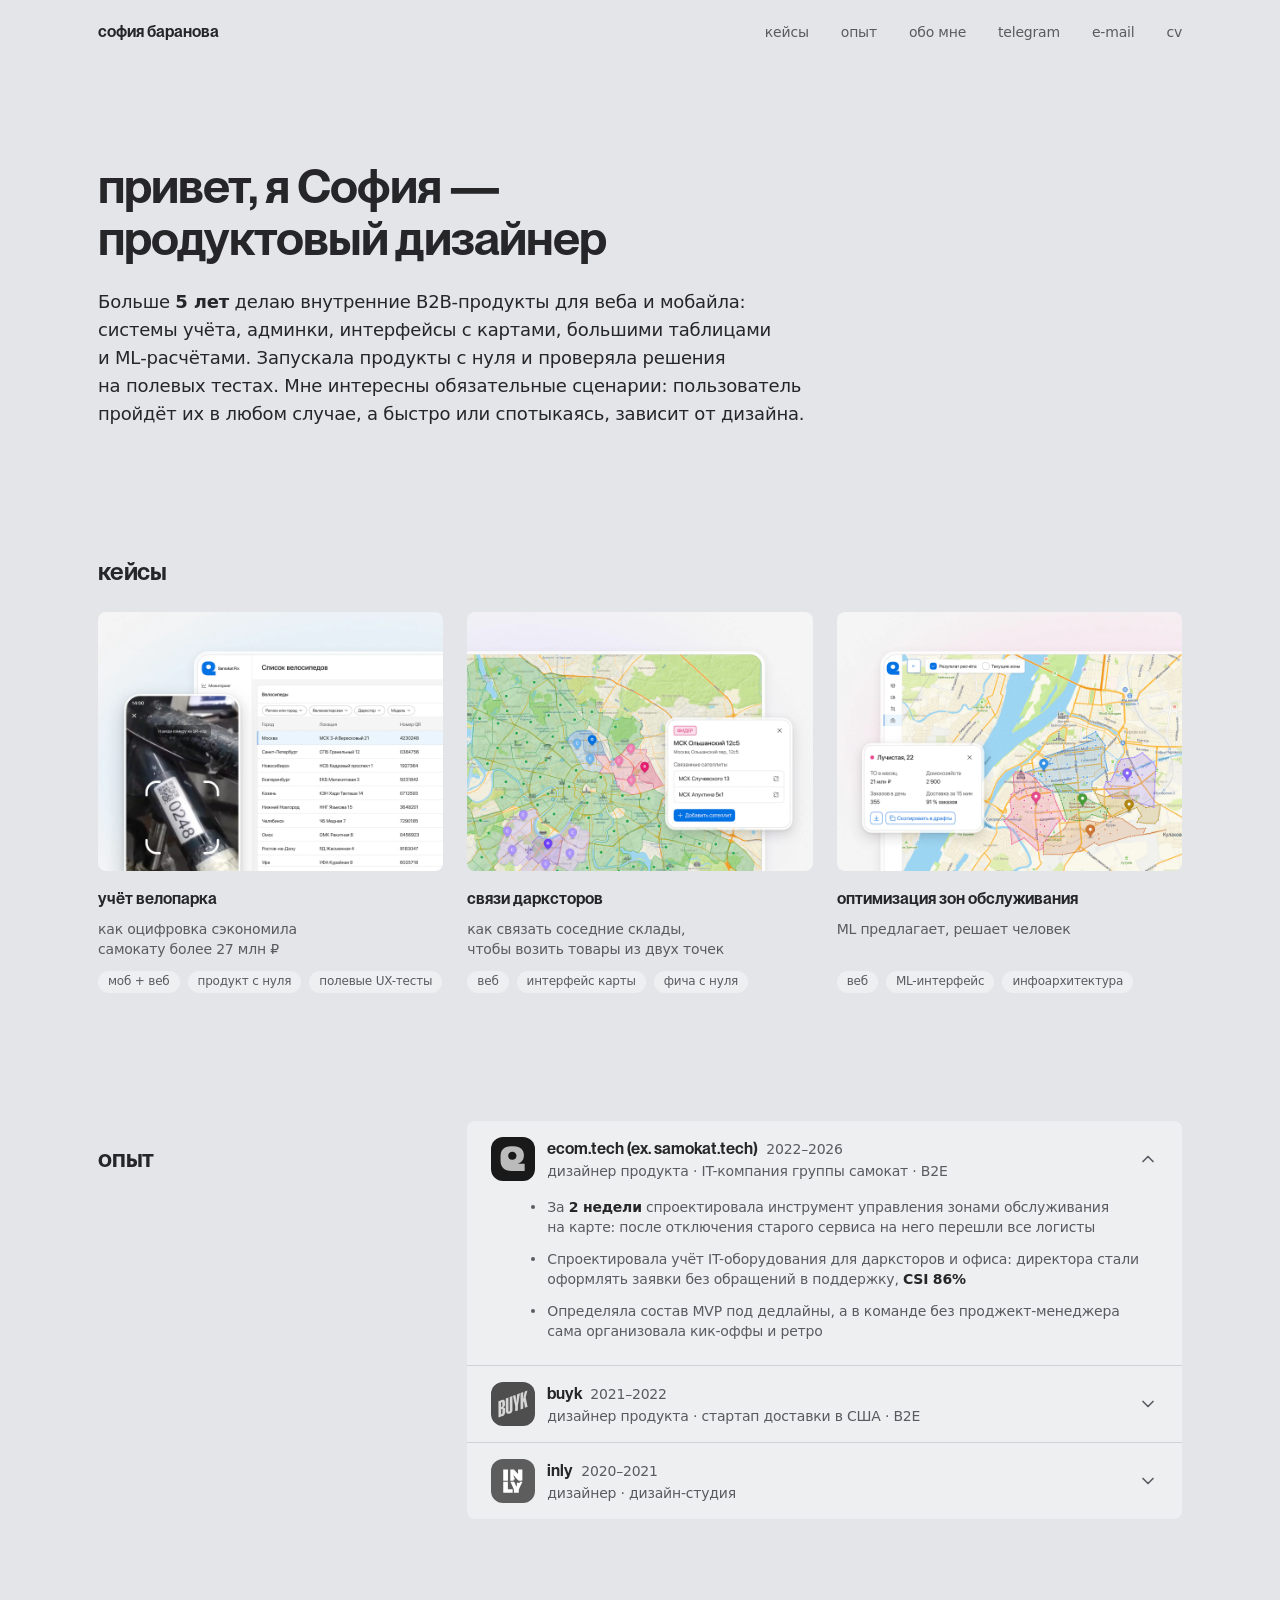
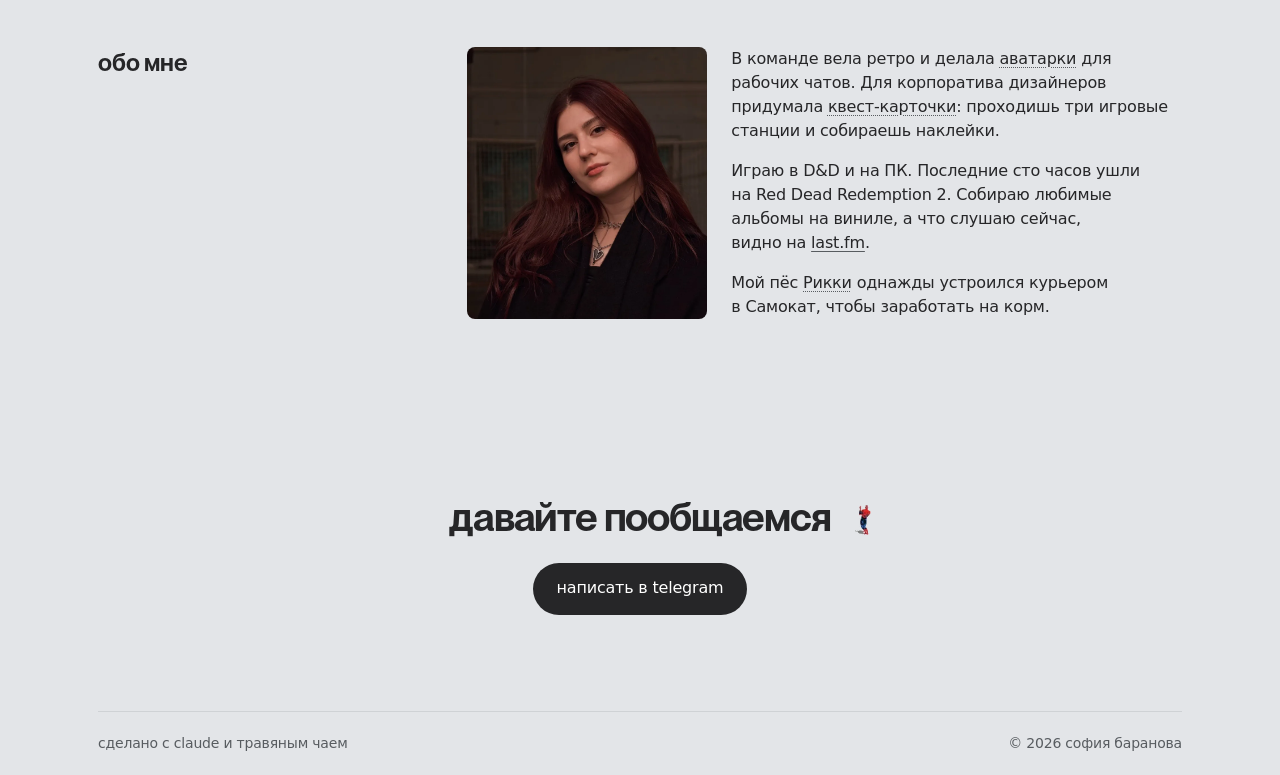
<file: index.html>
<!DOCTYPE html>
<html lang="ru">
<head>
  <meta charset="UTF-8">
  <meta name="viewport" content="width=device-width, initial-scale=1">
  <title>София Баранова — продуктовый дизайнер</title>
  <meta name="description" content="Продуктовый дизайнер внутренних B2B/B2E-инструментов: логистика, управление парком, инфраструктура доставки.">

  <!-- превью ссылки в мессенджерах и соцсетях (Телеграм, ВК, HH): картинка 1200×630 лежит в images/og/ -->
  <meta property="og:type" content="website">
  <meta property="og:site_name" content="София Баранова">
  <meta property="og:locale" content="ru_RU">
  <meta property="og:url" content="https://sofia-baranova.github.io/">
  <meta property="og:title" content="Портфолио">
  <meta property="og:description" content="Продуктовый дизайнер внутренних B2B/B2E-инструментов: логистика, управление парком, инфраструктура доставки.">
  <meta property="og:image" content="https://sofia-baranova.github.io/images/og/og-main.jpg?v=2">
  <meta property="og:image:width" content="1200">
  <meta property="og:image:height" content="630">
  <meta name="twitter:card" content="summary_large_image">
  <link rel="stylesheet" href="styles.css">

  <link rel="icon" href="favicon-32.png" type="image/png" sizes="32x32">
  <link rel="icon" href="favicon.svg" type="image/svg+xml">
  <link rel="apple-touch-icon" href="apple-touch-icon.png">
</head>
<body>

  <header class="header">
    <div class="header__inner">
      <a class="brand" href="#top">София Баранова</a>
      <button class="nav-toggle" type="button" aria-label="Меню" aria-expanded="false">
        <svg class="nav-toggle__icon-open" width="22" height="22" viewBox="0 0 24 24" fill="none" stroke="currentColor" stroke-width="2" stroke-linecap="round"><line x1="3" y1="7" x2="21" y2="7"></line><line x1="3" y1="17" x2="21" y2="17"></line></svg>
        <svg class="nav-toggle__icon-close" width="22" height="22" viewBox="0 0 24 24" fill="none" stroke="currentColor" stroke-width="2" stroke-linecap="round"><line x1="18" y1="6" x2="6" y2="18"></line><line x1="6" y1="6" x2="18" y2="18"></line></svg>
      </button>
      <nav class="nav">
        <a href="#cases">кейсы</a>
        <a href="#experience">опыт</a>
        <a href="#about">обо мне</a>
        <a href="https://t.me/thecurehead" target="_blank" rel="noopener">telegram</a>
        <a href="#" class="js-copy-email" data-email="sofiabaranova97@gmail.com">e-mail</a>
        <a href="https://drive.google.com/file/d/1ztFR7P-ESMwh4hIgdmYGF1b9-vSlQf4D/view?usp=sharing" target="_blank" rel="noopener">cv</a>
      </nav>
    </div>
  </header>

  <nav class="nav-mobile">
    <a href="#cases">кейсы</a>
    <a href="#experience">опыт</a>
    <a href="#about">обо мне</a>
    <a href="https://t.me/thecurehead" target="_blank" rel="noopener">telegram</a>
    <a href="#" class="js-copy-email" data-email="sofiabaranova97@gmail.com">e-mail</a>
    <a href="https://drive.google.com/file/d/1ztFR7P-ESMwh4hIgdmYGF1b9-vSlQf4D/view?usp=sharing" target="_blank" rel="noopener">cv</a>
  </nav>

  <main class="page" id="top">

    <!-- ГЕРОЙ -->
    <section class="hero hero--compact">
      <h1 class="hero__title">Привет, я&nbsp;<span class="keep-case">София</span>&nbsp;—<br>продуктовый дизайнер</h1>
      <p class="hero__lead">
        Больше <strong>5&nbsp;лет</strong> делаю внутренние B2B&#8209;продукты для веба и&nbsp;мобайла: системы учёта, админки, интерфейсы с&nbsp;картами, большими таблицами и&nbsp;ML&#8209;расчётами. Запускала продукты с&nbsp;нуля и&nbsp;проверяла решения на&nbsp;полевых тестах. Мне интересны обязательные сценарии: пользователь пройдёт их&nbsp;в&nbsp;любом случае, а&nbsp;быстро или спотыкаясь, зависит от&nbsp;дизайна.
      </p>
    </section>

    <!-- КЕЙСЫ -->
    <section class="cases" id="cases">
      <div class="cases__head"><h2>Кейсы</h2></div>
      <div class="cases__grid">

        <a class="case-card" href="case-velosipedy.html">
          <div class="case-card__cover"><img src="images/cover-velo-card.webp" alt="Список велосипедов в вебе и сканер QR-кода в мобильном приложении" width="1600" height="1200" loading="lazy"></div>
          <div class="case-card__title">Учёт велопарка</div>
          <div class="case-card__desc">Как оцифровка сэкономила Самокату более 27&nbsp;млн&nbsp;₽</div>
          <div class="tags"><span class="tag">моб + веб</span><span class="tag">продукт с&nbsp;нуля</span><span class="tag">полевые <span class="keep-case">UX</span>-тесты</span></div>
        </a>

        <a class="case-card" href="case-svyazi.html">
          <div class="case-card__cover"><img src="images/cover-svyazi-card.webp" alt="Карта связей дарксторов с карточкой фидера" width="1600" height="1200" loading="lazy"></div>
          <div class="case-card__title">Связи дарксторов</div>
          <div class="case-card__desc">Как связать соседние склады, чтобы возить товары из&nbsp;двух точек</div>
          <div class="tags"><span class="tag">веб</span><span class="tag">интерфейс карты</span><span class="tag">фича с&nbsp;нуля</span></div>
        </a>

        <a class="case-card" href="case-zony.html">
          <div class="case-card__cover"><img src="images/cover-zony-card.webp" alt="Результат расчёта зон на карте с карточкой зоны" width="1600" height="1200" loading="lazy"></div>
          <div class="case-card__title">Оптимизация зон обслуживания</div>
          <div class="case-card__desc"><span class="keep-case">ML</span> предлагает, решает человек</div>
          <div class="tags"><span class="tag">веб</span><span class="tag"><span class="keep-case">ML</span>-интерфейс</span><span class="tag">инфоархитектура</span></div>
        </a>

      </div>
    </section>

    <!-- ОПЫТ: заголовок в 1-й колонке сетки кейсов, список во 2-й и 3-й. Компактный список, достижения по клику; первая компания раскрыта -->
    <section class="experience" id="experience">
      <h2>Опыт</h2>
      <div class="exp-items">
        <details class="exp-row" open>
          <summary class="exp-item__head">
          <div class="exp-card__logo"><img src="images/logo-ecom.svg" alt="" width="44" height="44"></div>
          <div class="exp-item__copy">
            <div class="exp-item__title"><span class="exp-card__company">Ecom.tech (ex. Samokat.tech)</span><span class="exp-item__dates">2022–2026</span></div>
            <div class="exp-card__role">дизайнер продукта · <span class="keep-case">IT</span>-компания группы Самокат · <span class="keep-case">B2E</span></div>
          </div>
            <svg class="exp-row__chev" width="20" height="20" viewBox="0 0 24 24" fill="none" stroke="currentColor" stroke-width="2" stroke-linecap="round" stroke-linejoin="round" aria-hidden="true"><polyline points="6 9 12 15 18 9"></polyline></svg>
          </summary>
          <ul class="bullets exp-item__bullets">
            <li><span>За&nbsp;<b>2&nbsp;недели</b> спроектировала инструмент управления зонами обслуживания на&nbsp;карте: после отключения старого сервиса на&nbsp;него перешли все логисты</span></li>
            <li><span>Спроектировала учёт IT-оборудования для дарксторов и&nbsp;офиса: директора стали оформлять заявки без обращений в&nbsp;поддержку, <b>CSI&nbsp;86%</b></span></li>
            <li><span>Определяла состав MVP под дедлайны, а&nbsp;в&nbsp;команде без проджект-менеджера сама организовала кик-оффы и&nbsp;ретро</span></li>
          </ul>
        </details>
        <details class="exp-row">
          <summary class="exp-item__head">
          <div class="exp-card__logo"><img src="images/logo-buyk.svg" alt="" width="44" height="44"></div>
          <div class="exp-item__copy">
            <div class="exp-item__title"><span class="exp-card__company">BUYK</span><span class="exp-item__dates">2021–2022</span></div>
            <div class="exp-card__role">дизайнер продукта · стартап доставки в <span class="keep-case">США</span> · <span class="keep-case">B2E</span></div>
          </div>
            <svg class="exp-row__chev" width="20" height="20" viewBox="0 0 24 24" fill="none" stroke="currentColor" stroke-width="2" stroke-linecap="round" stroke-linejoin="round" aria-hidden="true"><polyline points="6 9 12 15 18 9"></polyline></svg>
          </summary>
          <ul class="bullets exp-item__bullets">
            <li><span>Спроектировала приложение курьера за&nbsp;3&nbsp;итерации: от&nbsp;концепции до&nbsp;прода</span></li>
            <li><span>Спроектировала бэк-офис для сети <b>35+&nbsp;дарксторов</b> в&nbsp;Нью-Йорке и&nbsp;Чикаго: цены, налоговые коды, хранение товаров, пересчёты</span></li>
            <li><span>Вместе с&nbsp;более опытным дизайнером собрала основу UI-кита внутренних продуктов</span></li>
          </ul>
        </details>
        <details class="exp-row">
          <summary class="exp-item__head">
          <div class="exp-card__logo"><img src="images/logo-inly.svg" alt="" width="44" height="44"></div>
          <div class="exp-item__copy">
            <div class="exp-item__title"><span class="exp-card__company">INLY</span><span class="exp-item__dates">2020–2021</span></div>
            <div class="exp-card__role">дизайнер · дизайн-студия</div>
          </div>
            <svg class="exp-row__chev" width="20" height="20" viewBox="0 0 24 24" fill="none" stroke="currentColor" stroke-width="2" stroke-linecap="round" stroke-linejoin="round" aria-hidden="true"><polyline points="6 9 12 15 18 9"></polyline></svg>
          </summary>
          <ul class="bullets exp-item__bullets">
            <li><span>Провела <b>9&nbsp;глубинных интервью</b> в&nbsp;исследовании для PepsiCo по&nbsp;заказу Accenture и&nbsp;презентовала на&nbsp;английском свою часть результатов</span></li>
          </ul>
        </details>
      </div>
    </section>

    <!-- ОБО МНЕ: заголовок в 1-й колонке, как у «Опыта»; фото и текст во 2-й и 3-й -->
    <section class="about" id="about">
      <h2>Обо мне</h2>
      <div class="about__body">
        <div class="about__photo">
          <img src="images/photo.webp" alt="София Баранова" width="960" height="960" loading="lazy">
        </div>
        <div class="about__text">
          <p>В&nbsp;команде вела ретро и&nbsp;делала <span class="hover-word" tabindex="0" data-pop="images/avatar-01.webp|images/avatar-02.webp|images/avatar-03.webp|images/avatar-04.webp|images/avatar-05.webp|images/avatar-06.webp|images/avatar-07.webp" data-pop-w="160">аватарки</span> для рабочих чатов. Для корпоратива дизайнеров придумала <span class="hover-word" tabindex="0" data-pop="images/quest-card-1.webp|images/quest-card-2.webp|images/quest-sticker-1.webp@120|images/quest-sticker-2.webp@120|images/quest-sticker-3.webp@120|images/quest-card-3.webp|images/quest-card-4.webp" data-pop-w="280">квест-карточки</span>: проходишь три игровые станции и&nbsp;собираешь наклейки.</p>
          <p>Играю в&nbsp;D&amp;D и&nbsp;на&nbsp;ПК. Последние сто часов ушли на&nbsp;Red Dead Redemption&nbsp;2. Собираю любимые альбомы на&nbsp;виниле, а&nbsp;что слушаю сейчас, видно на&nbsp;<a class="about__link" href="https://www.last.fm/user/damnedamnedamn" target="_blank" rel="noopener">last.fm</a>.</p>
          <p>Мой пёс <span class="hover-word" tabindex="0" data-pop="images/rikki.webp">Рикки</span> однажды устроился курьером в&nbsp;Самокат, чтобы заработать на&nbsp;корм.</p>
        </div>
      </div>
    </section>

    <!-- КОНТАКТ / ФУТЕР -->
    <section class="contact" id="contact">
      <div class="contact__title"><span class="contact__line">Давайте пообщаемся<span class="contact__sticker"><img alt="" data-sticker></span></span></div>
      <div class="contact__actions">
        <a class="btn" href="https://t.me/thecurehead" target="_blank" rel="noopener">Написать в&nbsp;Telegram</a>
      </div>
    </section>

    <footer class="footer">
      <span>Сделано с&nbsp;Claude и&nbsp;травяным чаем</span>
      <span>©&nbsp;2026 София Баранова</span>
    </footer>

  </main>

  <script src="script.js"></script>
</body>
</html>
</file>
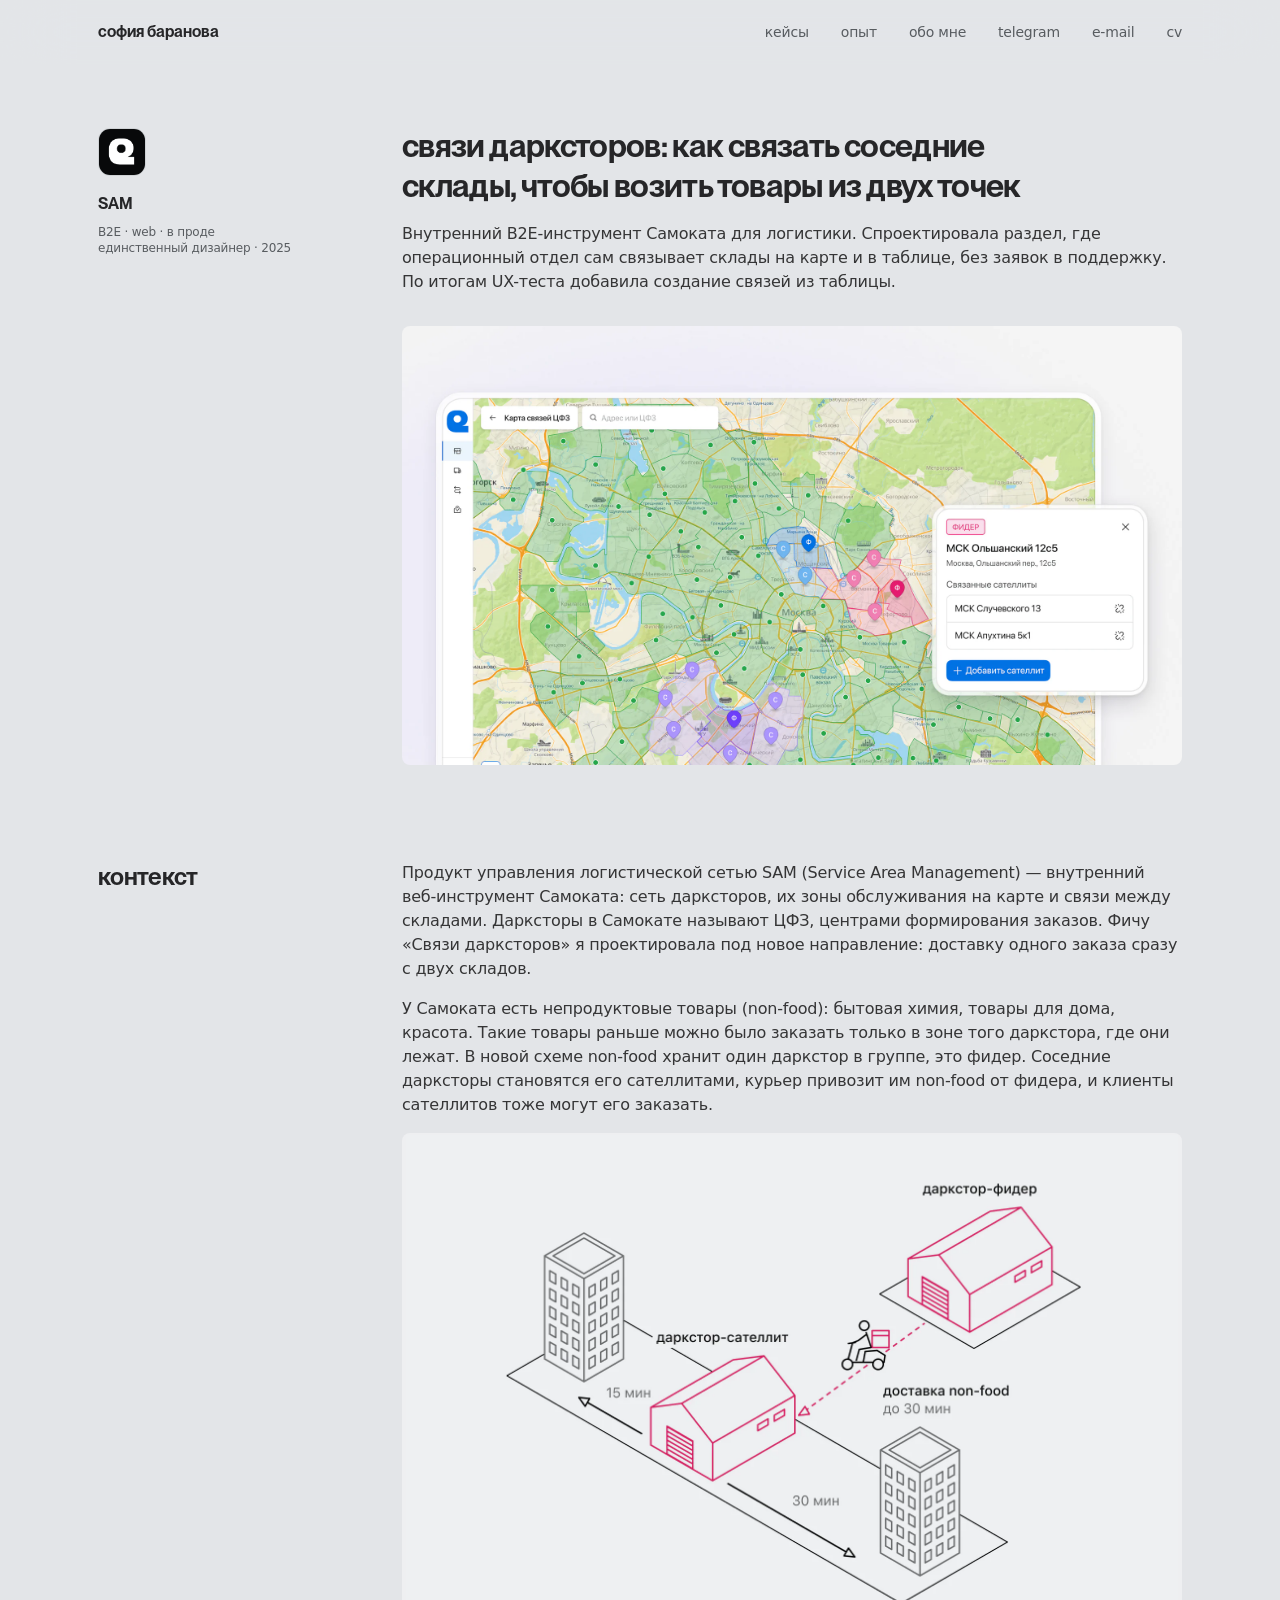
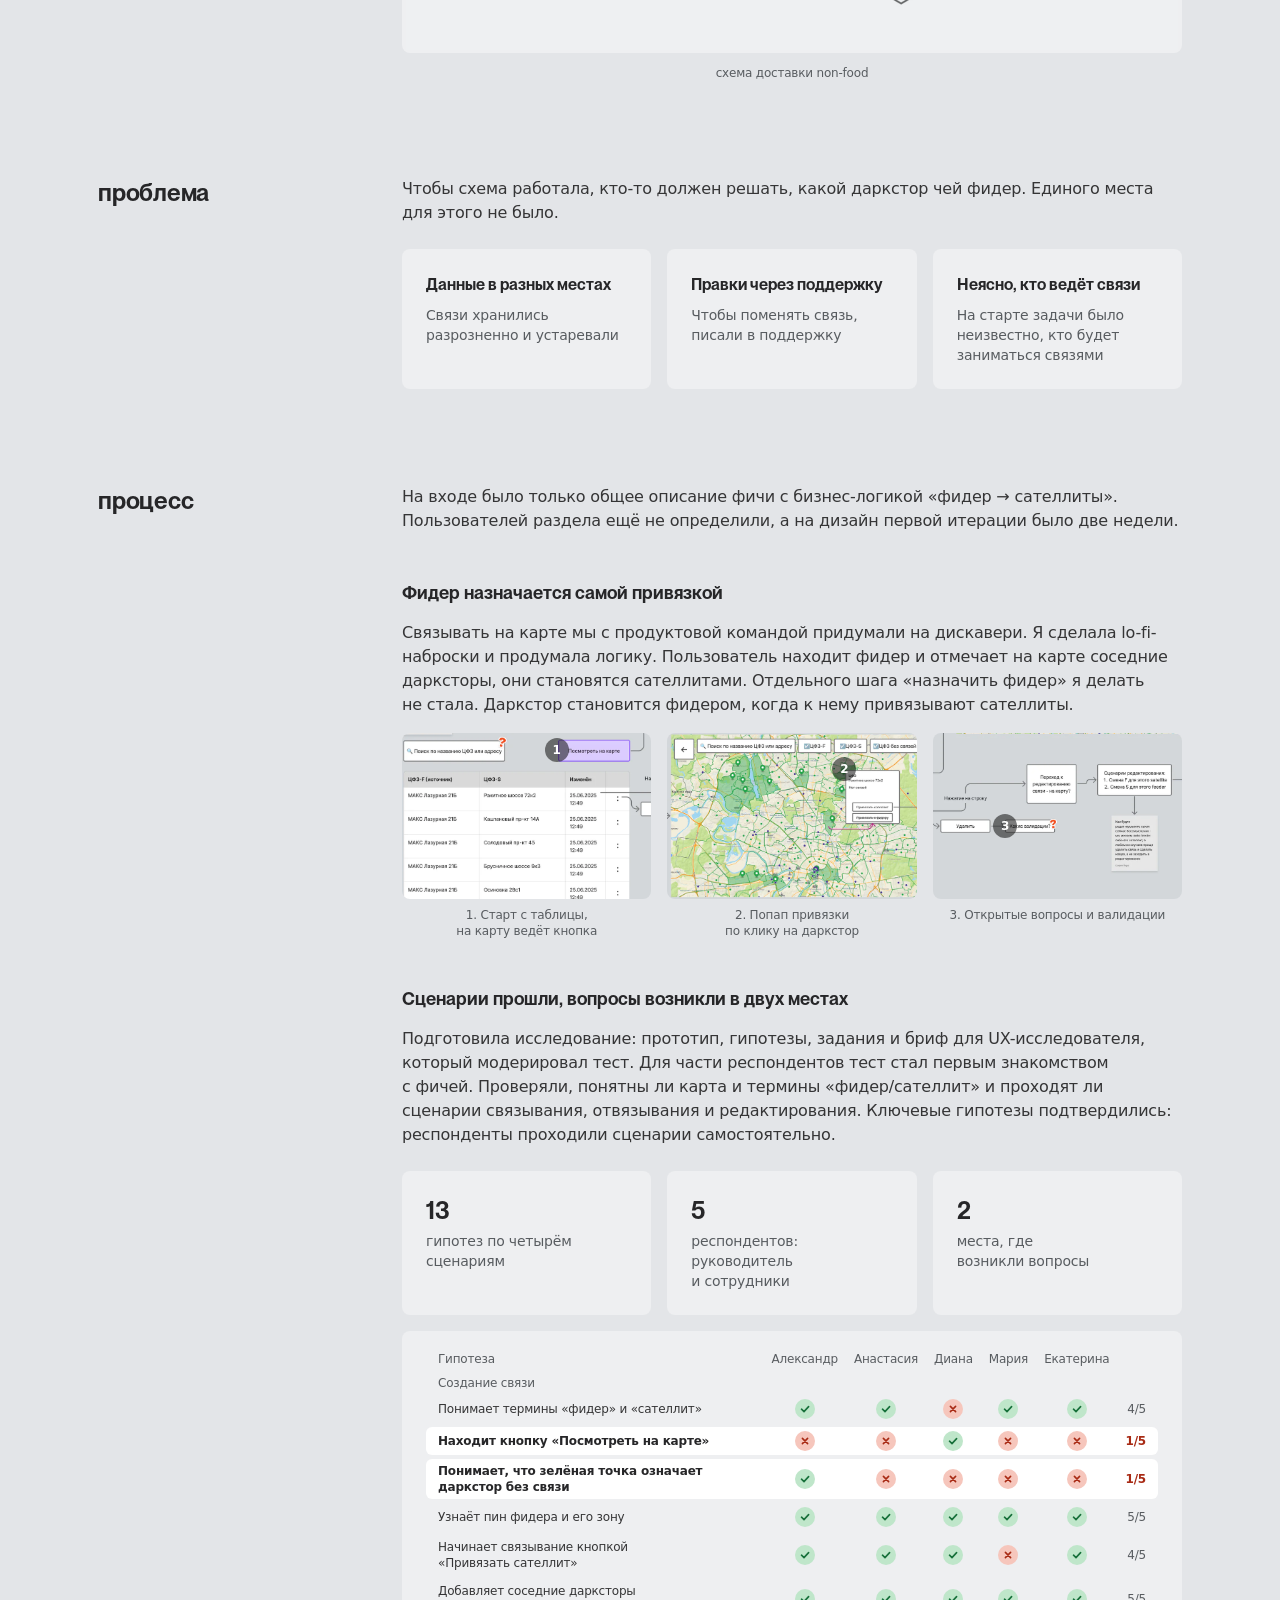
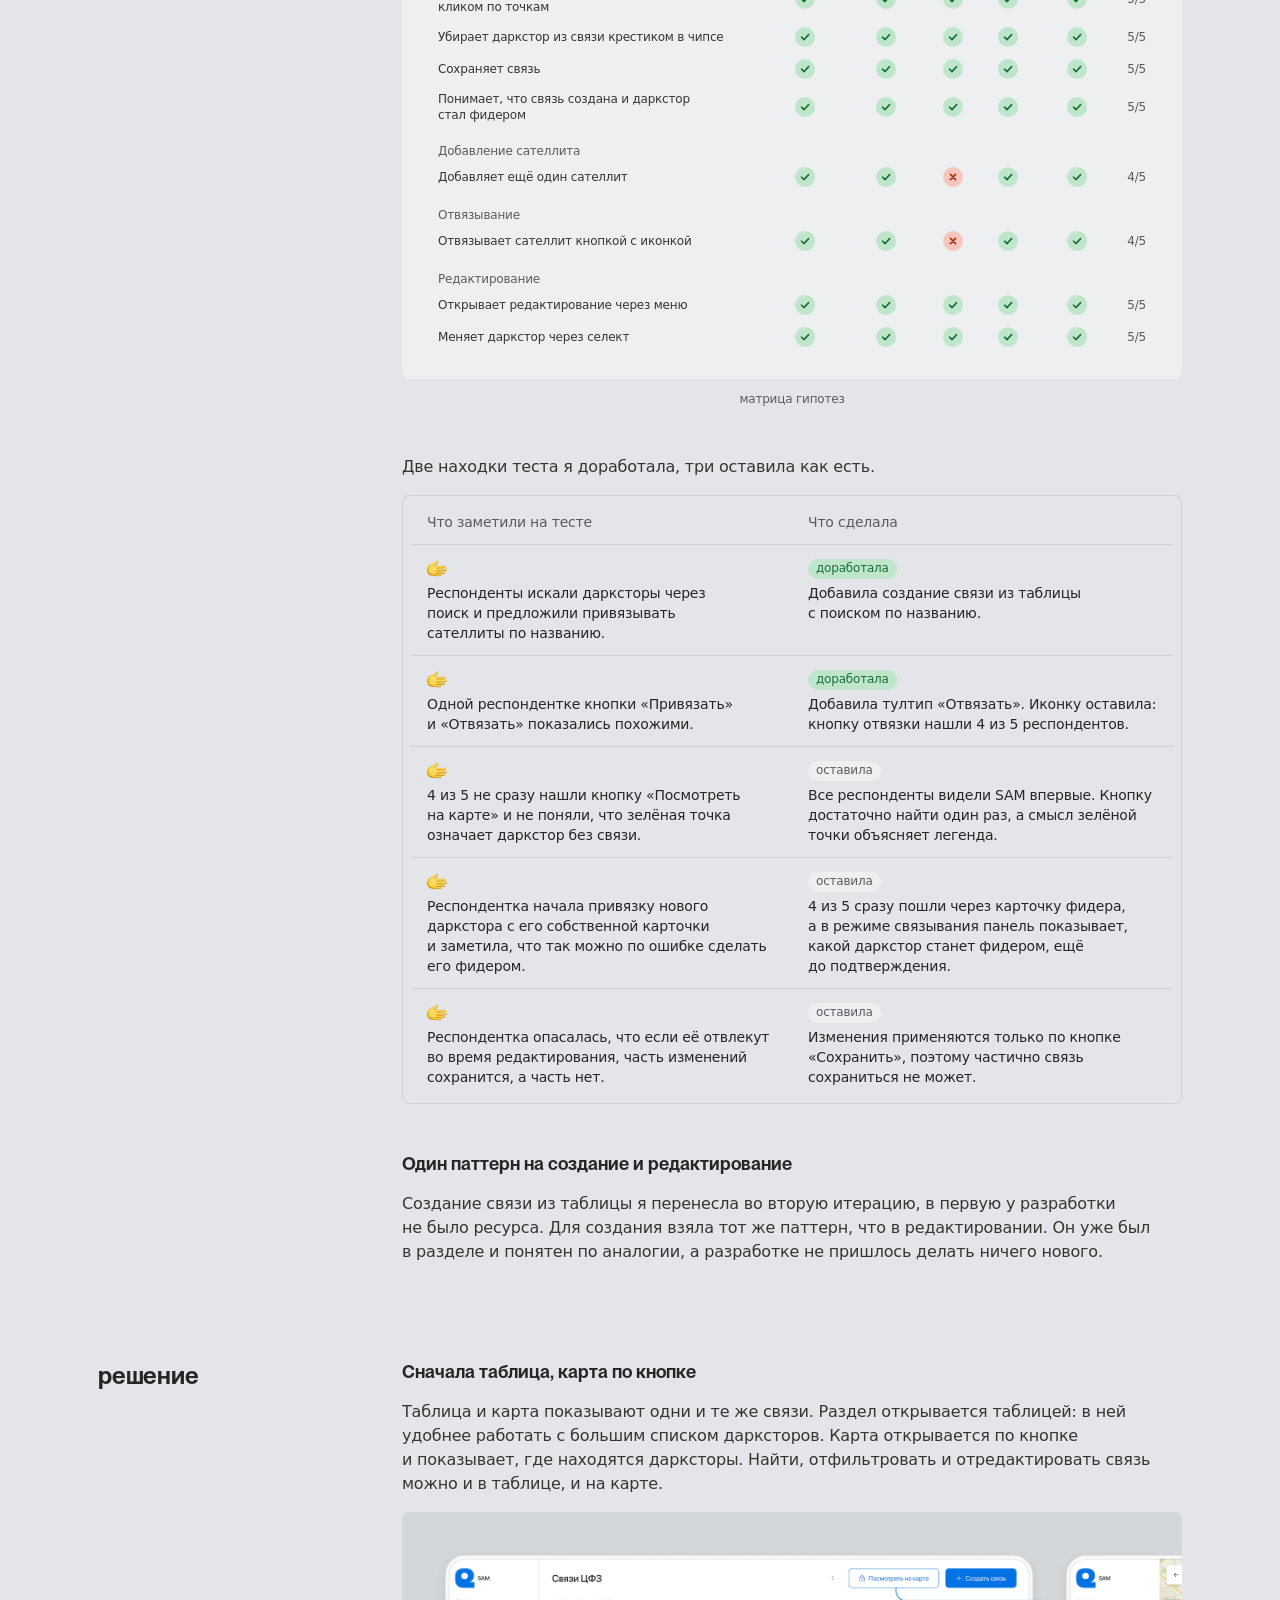
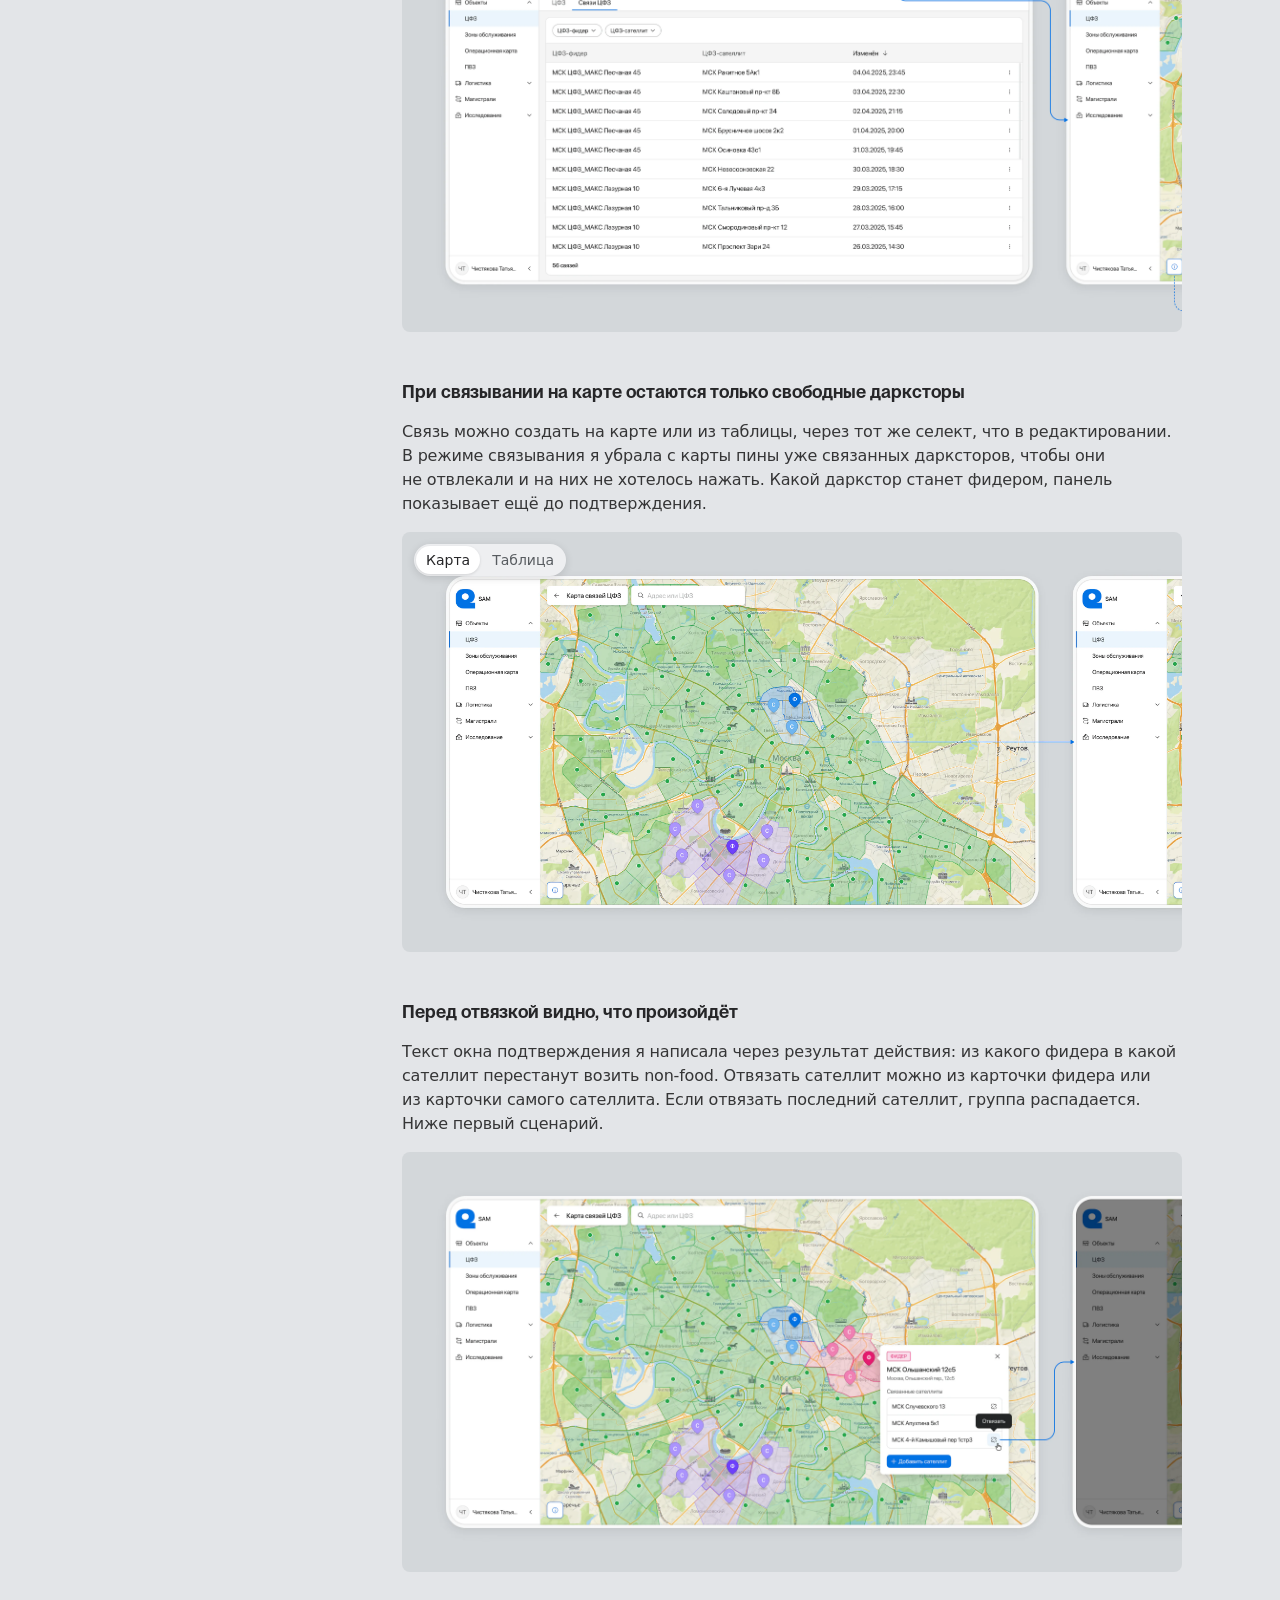
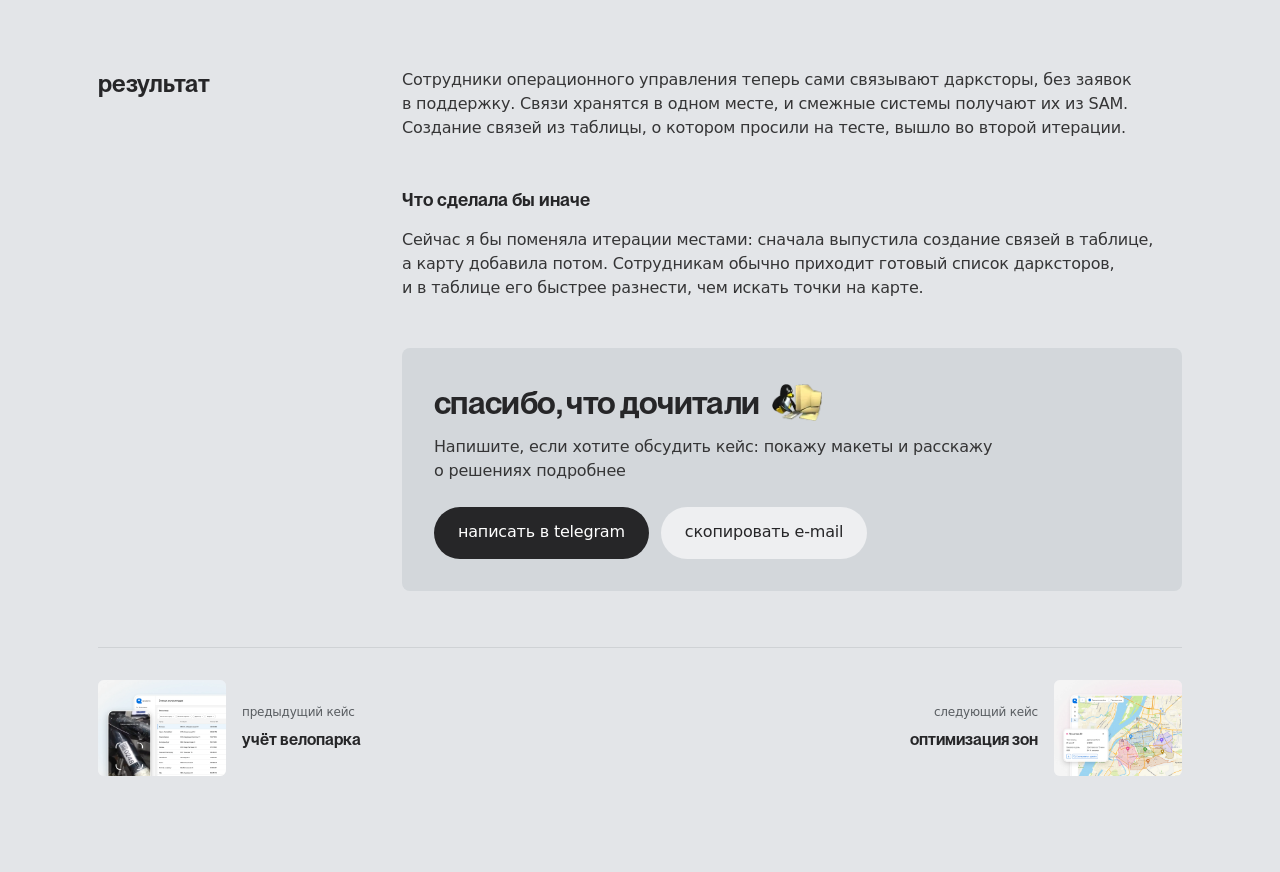
<file: case-svyazi.html>
<!DOCTYPE html>
<html lang="ru">
<head>
  <meta charset="UTF-8">
  <meta name="viewport" content="width=device-width, initial-scale=1">
  <title>Связи дарксторов — София Баранова</title>
  <meta name="description" content="Как связать соседние склады, чтобы возить non-food из двух точек: карта связей и сценарии для внутреннего B2E-инструмента Самоката.">

  <!-- превью ссылки в мессенджерах и соцсетях (Телеграм, ВК, HH): картинка 1200×630 лежит в images/og/ -->
  <meta property="og:type" content="website">
  <meta property="og:site_name" content="София Баранова">
  <meta property="og:locale" content="ru_RU">
  <meta property="og:url" content="https://sofia-baranova.github.io/case-svyazi.html">
  <meta property="og:title" content="Связи дарксторов">
  <meta property="og:description" content="Как связать соседние склады, чтобы возить non-food из двух точек: карта связей и сценарии для внутреннего B2E-инструмента Самоката.">
  <meta property="og:image" content="https://sofia-baranova.github.io/images/og/og-svyazi.jpg?v=2">
  <meta property="og:image:width" content="1200">
  <meta property="og:image:height" content="630">
  <meta name="twitter:card" content="summary_large_image">
  <link rel="stylesheet" href="styles.css">
  <link rel="icon" href="favicon-32.png" type="image/png" sizes="32x32">
  <link rel="icon" href="favicon.svg" type="image/svg+xml">
  <link rel="apple-touch-icon" href="apple-touch-icon.png">
</head>
<body>

  <header class="header">
    <div class="header__inner">
      <a class="brand" href="index.html">София Баранова</a>
      <button class="nav-toggle" type="button" aria-label="Меню" aria-expanded="false">
        <svg class="nav-toggle__icon-open" width="22" height="22" viewBox="0 0 24 24" fill="none" stroke="currentColor" stroke-width="2" stroke-linecap="round"><line x1="3" y1="7" x2="21" y2="7"></line><line x1="3" y1="17" x2="21" y2="17"></line></svg>
        <svg class="nav-toggle__icon-close" width="22" height="22" viewBox="0 0 24 24" fill="none" stroke="currentColor" stroke-width="2" stroke-linecap="round"><line x1="18" y1="6" x2="6" y2="18"></line><line x1="6" y1="6" x2="18" y2="18"></line></svg>
      </button>
      <nav class="nav">
        <a href="index.html#cases">кейсы</a>
        <a href="index.html#experience">опыт</a>
        <a href="index.html#about">обо мне</a>
        <a href="https://t.me/thecurehead" target="_blank" rel="noopener">telegram</a>
        <a href="#" class="js-copy-email" data-email="sofiabaranova97@gmail.com">e-mail</a>
        <a href="https://drive.google.com/file/d/1ztFR7P-ESMwh4hIgdmYGF1b9-vSlQf4D/view?usp=sharing" target="_blank" rel="noopener">cv</a>
      </nav>
    </div>
  </header>

  <nav class="nav-mobile">
    <a href="index.html#cases">кейсы</a>
    <a href="index.html#experience">опыт</a>
    <a href="index.html#about">обо мне</a>
    <a href="https://t.me/thecurehead" target="_blank" rel="noopener">telegram</a>
    <a href="#" class="js-copy-email" data-email="sofiabaranova97@gmail.com">e-mail</a>
    <a href="https://drive.google.com/file/d/1ztFR7P-ESMwh4hIgdmYGF1b9-vSlQf4D/view?usp=sharing" target="_blank" rel="noopener">cv</a>
  </nav>

  <main class="page">
    <article class="case">

      <!-- ШАПКА КЕЙСА -->
      <header class="case-hero">
        <div class="case-hero__side">
          <div class="case-hero__logo"><img src="images/logo-sam.png" alt="SAM"></div>
          <div class="case-hero__company"><span class="keep-case">SAM</span></div>
          <div class="case-hero__meta"><span class="keep-case">B2E</span> · web · в&nbsp;проде<br>единственный дизайнер · 2025</div>
        </div>
        <div class="case-hero__main">
          <h1 class="case-hero__title">Связи дарксторов: как связать соседние склады, чтобы возить товары из&nbsp;двух точек</h1>
          <p class="case-hero__lead">Внутренний B2E-инструмент Самоката для логистики. Спроектировала раздел, где операционный отдел сам связывает склады на&nbsp;карте и&nbsp;в&nbsp;таблице, без заявок в&nbsp;поддержку. По&nbsp;итогам UX-теста добавила создание связей из&nbsp;таблицы.</p>
          <div class="case-hero__cover">
            <img src="images/cover-svyazi-hero.webp" alt="Карта связей дарксторов с карточкой фидера и связанными сателлитами" width="1920" height="1080">
          </div>
        </div>
      </header>


      <!-- КОНТЕКСТ -->
      <section class="cblock" id="context">
        <h2 class="cblock__title">
          <nav class="section-jump section-jump--before"></nav>
          <span class="cblock__title-text">Контекст</span>
          <nav class="section-jump section-jump--after" style="--jn: 4">
            <a href="#problem">Проблема</a>
            <a href="#process">Процесс</a>
            <a href="#solution">Решение</a>
            <a href="#result">Результат</a>
          </nav>
        </h2>
        <div class="cblock__content">
          <p>Продукт управления логистической сетью SAM (Service Area Management)&nbsp;— внутренний веб-инструмент Самоката: сеть дарксторов, их&nbsp;зоны обслуживания на&nbsp;карте и&nbsp;связи между складами. Дарксторы в&nbsp;Самокате называют ЦФЗ, центрами формирования заказов. Фичу «Связи дарксторов» я&nbsp;проектировала под новое направление: доставку одного заказа сразу с&nbsp;двух складов.</p>
          <p>У&nbsp;Самоката есть непродуктовые товары (non-food): бытовая химия, товары для дома, красота. Такие товары раньше можно было заказать только в&nbsp;зоне того даркстора, где они лежат. В&nbsp;новой схеме non-food хранит один даркстор в&nbsp;группе, это фидер. Соседние дарксторы становятся его сателлитами, курьер привозит им&nbsp;non-food от&nbsp;фидера, и&nbsp;клиенты сателлитов тоже могут его заказать.</p>

          <figure class="figure">
            <div class="figure__box figure__box--illustration" style="aspect-ratio: 3/2; padding: 0; background: var(--surface);" data-lightbox-open="lightbox-delivery-scheme">
              <img src="images/delivery-scheme.webp" alt="Схема доставки non-food с двух складов: даркстор-фидер передаёт товары даркстору-сателлиту">
              <button class="wide-scroll__expand" data-lightbox-open="lightbox-delivery-scheme" aria-label="Открыть на весь экран"><svg viewBox="0 0 24 24" width="16" height="16" fill="currentColor"><path d="M9.79,12.79,4,18.59V17a1,1,0,0,0-2,0v4a1,1,0,0,0,.08.38,1,1,0,0,0,.54.54A1,1,0,0,0,3,22H7a1,1,0,0,0,0-2H5.41l5.8-5.79a1,1,0,0,0-1.42-1.42ZM21.92,2.62a1,1,0,0,0-.54-.54A1,1,0,0,0,21,2H17a1,1,0,0,0,0,2h1.59l-5.8,5.79a1,1,0,0,0,0,1.42,1,1,0,0,0,1.42,0L20,5.41V7a1,1,0,0,0,2,0V3A1,1,0,0,0,21.92,2.62Z"></path></svg></button>
            </div>
            <figcaption>схема доставки non-food</figcaption>
          </figure>

        </div>
      </section>

      <!-- ПРОБЛЕМА -->
      <section class="cblock" id="problem">
        <h2 class="cblock__title">
          <nav class="section-jump section-jump--before" style="--jn: 1">
            <a href="#context">Контекст</a>
          </nav>
          <span class="cblock__title-text">Проблема</span>
          <nav class="section-jump section-jump--after" style="--jn: 3">
            <a href="#process">Процесс</a>
            <a href="#solution">Решение</a>
            <a href="#result">Результат</a>
          </nav>
        </h2>
        <div class="cblock__content">
          <p>Чтобы схема работала, кто-то должен решать, какой даркстор чей фидер. Единого места для этого не&nbsp;было.</p>
          <div class="numbered-grid numbered-grid--3">
            <div class="numbered-card">
              <div class="numbered-card__title">Данные в&nbsp;разных местах</div>
              <div class="numbered-card__desc">Связи хранились разрозненно и&nbsp;устаревали</div>
            </div>
            <div class="numbered-card">
              <div class="numbered-card__title">Правки через поддержку</div>
              <div class="numbered-card__desc">Чтобы поменять связь, писали в&nbsp;поддержку</div>
            </div>
            <div class="numbered-card">
              <div class="numbered-card__title">Неясно, кто ведёт связи</div>
              <div class="numbered-card__desc">На&nbsp;старте задачи было неизвестно, кто будет заниматься связями</div>
            </div>
          </div>
        </div>
      </section>

      <!-- ПРОЦЕСС -->
      <section class="cblock" id="process">
        <h2 class="cblock__title">
          <nav class="section-jump section-jump--before" style="--jn: 2">
            <a href="#context">Контекст</a>
            <a href="#problem">Проблема</a>
          </nav>
          <span class="cblock__title-text">Процесс</span>
          <nav class="section-jump section-jump--after" style="--jn: 2">
            <a href="#solution">Решение</a>
            <a href="#result">Результат</a>
          </nav>
        </h2>
        <div class="cblock__content">
          <p>На&nbsp;входе было только общее описание фичи с&nbsp;бизнес-логикой «фидер → сателлиты». Пользователей раздела ещё не&nbsp;определили, а&nbsp;на&nbsp;дизайн первой итерации было две недели.</p>

          <h3>Фидер назначается самой привязкой</h3>
          <p>Связывать на&nbsp;карте мы&nbsp;с&nbsp;продуктовой командой придумали на&nbsp;дискавери. Я&nbsp;сделала lo-fi-наброски и&nbsp;продумала логику. Пользователь находит фидер и&nbsp;отмечает на&nbsp;карте соседние дарксторы, они становятся сателлитами. Отдельного шага «назначить фидер» я&nbsp;делать не&nbsp;стала. Даркстор становится фидером, когда к&nbsp;нему привязывают сателлиты.</p>

          <div class="sketch-crops">
            <figure>
              <div class="sketch-crop" data-lightbox-open="lightbox-lofi" data-mark="1">
                <img src="images/lofi-crop-start.webp" alt="Набросок: таблица связей и кнопка «Посмотреть на карте»" width="675" height="450" loading="lazy">
                <span class="sketch-mark" style="left:62%; top:10.5%">1</span>
              </div>
              <figcaption class="artifact__caption">1. Старт с&nbsp;таблицы, на&nbsp;карту ведёт кнопка</figcaption>
            </figure>
            <figure>
              <div class="sketch-crop" data-lightbox-open="lightbox-lofi" data-mark="2">
                <img src="images/lofi-crop-map.webp" alt="Набросок: карта с попапом ЦФЗ и кнопками привязки" width="700" height="467" loading="lazy">
                <span class="sketch-mark" style="left:71%; top:22%">2</span>
              </div>
              <figcaption class="artifact__caption">2. Попап привязки по&nbsp;клику на&nbsp;даркстор</figcaption>
            </figure>
            <figure>
              <div class="sketch-crop" data-lightbox-open="lightbox-lofi" data-mark="3">
                <img src="images/lofi-crop-questions.webp" alt="Набросок: открытые вопросы про редактирование и валидации" width="740" height="493" loading="lazy">
                <span class="sketch-mark" style="left:29%; top:56%">3</span>
              </div>
              <figcaption class="artifact__caption">3. Открытые вопросы и&nbsp;валидации</figcaption>
            </figure>
          </div>

          <h3>Сценарии прошли, вопросы возникли в&nbsp;двух местах</h3>
          <p>Подготовила исследование: прототип, гипотезы, задания и&nbsp;бриф для UX-исследователя, который модерировал тест. Для части респондентов тест стал первым знакомством с&nbsp;фичей. Проверяли, понятны&nbsp;ли карта и&nbsp;термины «фидер/сателлит» и&nbsp;проходят&nbsp;ли сценарии связывания, отвязывания и&nbsp;редактирования. Ключевые гипотезы подтвердились: респонденты проходили сценарии самостоятельно.</p>

          <div class="metrics">
            <div class="metric"><div class="metric__num">13</div><div class="metric__label">гипотез по&nbsp;четырём сценариям</div></div>
            <div class="metric"><div class="metric__num">5</div><div class="metric__label">респондентов: руководитель и&nbsp;сотрудники</div></div>
            <div class="metric"><div class="metric__num">2</div><div class="metric__label">места, где возникли вопросы</div></div>
          </div>

          <figure class="figure">
            <div class="heatmap">
              <table>
                <thead><tr><th>Гипотеза</th><th><span class="name-full">Александр</span><span class="name-short">А</span></th><th><span class="name-full">Анастасия</span><span class="name-short">Ан</span></th><th><span class="name-full">Диана</span><span class="name-short">Д</span></th><th><span class="name-full">Мария</span><span class="name-short">М</span></th><th><span class="name-full">Екатерина</span><span class="name-short">Е</span></th><th></th></tr></thead>
                <tbody>
        <tr class="heatmap__group"><td colspan="7">Создание связи</td></tr>
        <tr><td class="heatmap__l">Понимает термины «фидер» и&nbsp;«сателлит»</td><td class="heatmap__c"><span class="heatmap__dot heatmap__dot--ok">✓</span></td><td class="heatmap__c"><span class="heatmap__dot heatmap__dot--ok">✓</span></td><td class="heatmap__c"><span class="heatmap__dot heatmap__dot--no">✕</span></td><td class="heatmap__c"><span class="heatmap__dot heatmap__dot--ok">✓</span></td><td class="heatmap__c"><span class="heatmap__dot heatmap__dot--ok">✓</span></td><td class="heatmap__s">4/5</td></tr>
        <tr class="is-hl"><td class="heatmap__l">Находит кнопку «Посмотреть на&nbsp;карте»</td><td class="heatmap__c"><span class="heatmap__dot heatmap__dot--no">✕</span></td><td class="heatmap__c"><span class="heatmap__dot heatmap__dot--no">✕</span></td><td class="heatmap__c"><span class="heatmap__dot heatmap__dot--ok">✓</span></td><td class="heatmap__c"><span class="heatmap__dot heatmap__dot--no">✕</span></td><td class="heatmap__c"><span class="heatmap__dot heatmap__dot--no">✕</span></td><td class="heatmap__s">1/5</td></tr>
        <tr class="is-hl"><td class="heatmap__l">Понимает, что зелёная точка означает даркстор без связи</td><td class="heatmap__c"><span class="heatmap__dot heatmap__dot--ok">✓</span></td><td class="heatmap__c"><span class="heatmap__dot heatmap__dot--no">✕</span></td><td class="heatmap__c"><span class="heatmap__dot heatmap__dot--no">✕</span></td><td class="heatmap__c"><span class="heatmap__dot heatmap__dot--no">✕</span></td><td class="heatmap__c"><span class="heatmap__dot heatmap__dot--no">✕</span></td><td class="heatmap__s">1/5</td></tr>
        <tr><td class="heatmap__l">Узнаёт пин фидера и&nbsp;его зону</td><td class="heatmap__c"><span class="heatmap__dot heatmap__dot--ok">✓</span></td><td class="heatmap__c"><span class="heatmap__dot heatmap__dot--ok">✓</span></td><td class="heatmap__c"><span class="heatmap__dot heatmap__dot--ok">✓</span></td><td class="heatmap__c"><span class="heatmap__dot heatmap__dot--ok">✓</span></td><td class="heatmap__c"><span class="heatmap__dot heatmap__dot--ok">✓</span></td><td class="heatmap__s">5/5</td></tr>
        <tr><td class="heatmap__l">Начинает связывание кнопкой «Привязать сателлит»</td><td class="heatmap__c"><span class="heatmap__dot heatmap__dot--ok">✓</span></td><td class="heatmap__c"><span class="heatmap__dot heatmap__dot--ok">✓</span></td><td class="heatmap__c"><span class="heatmap__dot heatmap__dot--ok">✓</span></td><td class="heatmap__c"><span class="heatmap__dot heatmap__dot--no">✕</span></td><td class="heatmap__c"><span class="heatmap__dot heatmap__dot--ok">✓</span></td><td class="heatmap__s">4/5</td></tr>
        <tr><td class="heatmap__l">Добавляет соседние дарксторы кликом по&nbsp;точкам</td><td class="heatmap__c"><span class="heatmap__dot heatmap__dot--ok">✓</span></td><td class="heatmap__c"><span class="heatmap__dot heatmap__dot--ok">✓</span></td><td class="heatmap__c"><span class="heatmap__dot heatmap__dot--ok">✓</span></td><td class="heatmap__c"><span class="heatmap__dot heatmap__dot--ok">✓</span></td><td class="heatmap__c"><span class="heatmap__dot heatmap__dot--ok">✓</span></td><td class="heatmap__s">5/5</td></tr>
        <tr><td class="heatmap__l">Убирает даркстор из&nbsp;связи крестиком в&nbsp;чипсе</td><td class="heatmap__c"><span class="heatmap__dot heatmap__dot--ok">✓</span></td><td class="heatmap__c"><span class="heatmap__dot heatmap__dot--ok">✓</span></td><td class="heatmap__c"><span class="heatmap__dot heatmap__dot--ok">✓</span></td><td class="heatmap__c"><span class="heatmap__dot heatmap__dot--ok">✓</span></td><td class="heatmap__c"><span class="heatmap__dot heatmap__dot--ok">✓</span></td><td class="heatmap__s">5/5</td></tr>
        <tr><td class="heatmap__l">Сохраняет связь</td><td class="heatmap__c"><span class="heatmap__dot heatmap__dot--ok">✓</span></td><td class="heatmap__c"><span class="heatmap__dot heatmap__dot--ok">✓</span></td><td class="heatmap__c"><span class="heatmap__dot heatmap__dot--ok">✓</span></td><td class="heatmap__c"><span class="heatmap__dot heatmap__dot--ok">✓</span></td><td class="heatmap__c"><span class="heatmap__dot heatmap__dot--ok">✓</span></td><td class="heatmap__s">5/5</td></tr>
        <tr><td class="heatmap__l">Понимает, что связь создана и&nbsp;даркстор стал фидером</td><td class="heatmap__c"><span class="heatmap__dot heatmap__dot--ok">✓</span></td><td class="heatmap__c"><span class="heatmap__dot heatmap__dot--ok">✓</span></td><td class="heatmap__c"><span class="heatmap__dot heatmap__dot--ok">✓</span></td><td class="heatmap__c"><span class="heatmap__dot heatmap__dot--ok">✓</span></td><td class="heatmap__c"><span class="heatmap__dot heatmap__dot--ok">✓</span></td><td class="heatmap__s">5/5</td></tr>
        <tr class="heatmap__group"><td colspan="7">Добавление сателлита</td></tr>
        <tr><td class="heatmap__l">Добавляет ещё один сателлит</td><td class="heatmap__c"><span class="heatmap__dot heatmap__dot--ok">✓</span></td><td class="heatmap__c"><span class="heatmap__dot heatmap__dot--ok">✓</span></td><td class="heatmap__c"><span class="heatmap__dot heatmap__dot--no">✕</span></td><td class="heatmap__c"><span class="heatmap__dot heatmap__dot--ok">✓</span></td><td class="heatmap__c"><span class="heatmap__dot heatmap__dot--ok">✓</span></td><td class="heatmap__s">4/5</td></tr>
        <tr class="heatmap__group"><td colspan="7">Отвязывание</td></tr>
        <tr><td class="heatmap__l">Отвязывает сателлит кнопкой с&nbsp;иконкой</td><td class="heatmap__c"><span class="heatmap__dot heatmap__dot--ok">✓</span></td><td class="heatmap__c"><span class="heatmap__dot heatmap__dot--ok">✓</span></td><td class="heatmap__c"><span class="heatmap__dot heatmap__dot--no">✕</span></td><td class="heatmap__c"><span class="heatmap__dot heatmap__dot--ok">✓</span></td><td class="heatmap__c"><span class="heatmap__dot heatmap__dot--ok">✓</span></td><td class="heatmap__s">4/5</td></tr>
        <tr class="heatmap__group"><td colspan="7">Редактирование</td></tr>
        <tr><td class="heatmap__l">Открывает редактирование через меню</td><td class="heatmap__c"><span class="heatmap__dot heatmap__dot--ok">✓</span></td><td class="heatmap__c"><span class="heatmap__dot heatmap__dot--ok">✓</span></td><td class="heatmap__c"><span class="heatmap__dot heatmap__dot--ok">✓</span></td><td class="heatmap__c"><span class="heatmap__dot heatmap__dot--ok">✓</span></td><td class="heatmap__c"><span class="heatmap__dot heatmap__dot--ok">✓</span></td><td class="heatmap__s">5/5</td></tr>
        <tr><td class="heatmap__l">Меняет даркстор через селект</td><td class="heatmap__c"><span class="heatmap__dot heatmap__dot--ok">✓</span></td><td class="heatmap__c"><span class="heatmap__dot heatmap__dot--ok">✓</span></td><td class="heatmap__c"><span class="heatmap__dot heatmap__dot--ok">✓</span></td><td class="heatmap__c"><span class="heatmap__dot heatmap__dot--ok">✓</span></td><td class="heatmap__c"><span class="heatmap__dot heatmap__dot--ok">✓</span></td><td class="heatmap__s">5/5</td></tr>
                </tbody>
              </table>
            </div>
            <figcaption>матрица гипотез</figcaption>
          </figure>

          <p class="lead-gap-lg">Две находки теста я&nbsp;доработала, три оставила как есть.</p>

          <figure class="figure">
            <div class="table-wrap table-frame">
              <table class="tbl tbl--findings">
                <thead><tr><th>Что заметили на&nbsp;тесте</th><th>Что сделала</th></tr></thead>
                <tbody>
                  <tr><td><span class="chip chip--mark" aria-hidden="true"><img src="images/emoji/1faf1.webp" alt="" width="20" height="20"></span><br>Респонденты искали дарксторы через поиск и&nbsp;предложили привязывать сателлиты по&nbsp;названию.</td><td><span class="chip chip--done">доработала</span><br>Добавила создание связи из&nbsp;таблицы с&nbsp;поиском по&nbsp;названию.</td></tr>
                  <tr><td><span class="chip chip--mark" aria-hidden="true"><img src="images/emoji/1faf1.webp" alt="" width="20" height="20"></span><br>Одной респондентке кнопки «Привязать» и&nbsp;«Отвязать» показались похожими.</td><td><span class="chip chip--done">доработала</span><br>Добавила тултип «Отвязать». Иконку оставила: кнопку отвязки нашли 4&nbsp;из&nbsp;5&nbsp;респондентов.</td></tr>
                  <tr><td><span class="chip chip--mark" aria-hidden="true"><img src="images/emoji/1faf1.webp" alt="" width="20" height="20"></span><br>4&nbsp;из&nbsp;5&nbsp;не&nbsp;сразу нашли кнопку «Посмотреть на&nbsp;карте» и&nbsp;не&nbsp;поняли, что зелёная точка означает даркстор без связи.</td><td><span class="chip chip--keep">оставила</span><br>Все респонденты видели SAM впервые. Кнопку достаточно найти один раз, а&nbsp;смысл зелёной точки объясняет легенда.</td></tr>
                  <tr><td><span class="chip chip--mark" aria-hidden="true"><img src="images/emoji/1faf1.webp" alt="" width="20" height="20"></span><br>Респондентка начала привязку нового даркстора с&nbsp;его собственной карточки и&nbsp;заметила, что так можно по&nbsp;ошибке сделать его фидером.</td><td><span class="chip chip--keep">оставила</span><br>4&nbsp;из&nbsp;5&nbsp;сразу пошли через карточку фидера, а&nbsp;в&nbsp;режиме связывания панель показывает, какой даркстор станет фидером, ещё до&nbsp;подтверждения.</td></tr>
                  <tr><td><span class="chip chip--mark" aria-hidden="true"><img src="images/emoji/1faf1.webp" alt="" width="20" height="20"></span><br>Респондентка опасалась, что если её&nbsp;отвлекут во&nbsp;время редактирования, часть изменений сохранится, а&nbsp;часть нет.</td><td><span class="chip chip--keep">оставила</span><br>Изменения применяются только по&nbsp;кнопке «Сохранить», поэтому частично связь сохраниться не&nbsp;может.</td></tr>
                </tbody>
              </table>
            </div>
          </figure>

          <h3>Один паттерн на&nbsp;создание и&nbsp;редактирование</h3>
          <p>Создание связи из&nbsp;таблицы я&nbsp;перенесла во&nbsp;вторую итерацию, в&nbsp;первую у&nbsp;разработки не&nbsp;было ресурса. Для создания взяла тот&nbsp;же паттерн, что в&nbsp;редактировании. Он&nbsp;уже был в&nbsp;разделе и&nbsp;понятен по&nbsp;аналогии, а&nbsp;разработке не&nbsp;пришлось делать ничего нового.</p>
        </div>
      </section>

      <!-- РЕШЕНИЕ -->
      <section class="cblock" id="solution">
        <h2 class="cblock__title">
          <nav class="section-jump section-jump--before" style="--jn: 3">
            <a href="#context">Контекст</a>
            <a href="#problem">Проблема</a>
            <a href="#process">Процесс</a>
          </nav>
          <span class="cblock__title-text">Решение</span>
          <nav class="section-jump section-jump--after" style="--jn: 1">
            <a href="#result">Результат</a>
          </nav>
        </h2>
        <div class="cblock__content">
          <h3>Сначала таблица, карта по&nbsp;кнопке</h3>
          <p>Таблица и&nbsp;карта показывают одни и&nbsp;те&nbsp;же&nbsp;связи. Раздел открывается таблицей: в&nbsp;ней удобнее работать с&nbsp;большим списком дарксторов. Карта открывается по&nbsp;кнопке и&nbsp;показывает, где находятся дарксторы. Найти, отфильтровать и&nbsp;отредактировать связь можно и&nbsp;в&nbsp;таблице, и&nbsp;на&nbsp;карте.</p>
          <div class="wide-scroll">
            <div class="wide-scroll__track" data-lightbox-open="lightbox-map-table">
              <img src="images/map-table-scenario.webp" alt="Раскадровка: таблица связей ЦФЗ, переход на карту связей с открытым попапом фидера и легендой" loading="lazy">
            </div>
            <button class="wide-scroll__expand" data-lightbox-open="lightbox-map-table" aria-label="Открыть на весь экран">
              <svg viewBox="0 0 24 24" width="16" height="16" fill="currentColor"><path d="M9.79,12.79,4,18.59V17a1,1,0,0,0-2,0v4a1,1,0,0,0,.08.38,1,1,0,0,0,.54.54A1,1,0,0,0,3,22H7a1,1,0,0,0,0-2H5.41l5.8-5.79a1,1,0,0,0-1.42-1.42ZM21.92,2.62a1,1,0,0,0-.54-.54A1,1,0,0,0,21,2H17a1,1,0,0,0,0,2h1.59l-5.8,5.79a1,1,0,0,0,0,1.42,1,1,0,0,0,1.42,0L20,5.41V7a1,1,0,0,0,2,0V3A1,1,0,0,0,21.92,2.62Z"></path></svg>
            </button>
          </div>

          <h3>При связывании на&nbsp;карте остаются только свободные дарксторы</h3>
          <p>Связь можно создать на&nbsp;карте или из&nbsp;таблицы, через тот&nbsp;же селект, что в&nbsp;редактировании. В&nbsp;режиме связывания я&nbsp;убрала с&nbsp;карты пины уже связанных дарксторов, чтобы они не&nbsp;отвлекали и&nbsp;на&nbsp;них не&nbsp;хотелось нажать. Какой даркстор станет фидером, панель показывает ещё до&nbsp;подтверждения.</p>
          <div class="wide-scroll">
            <div class="scenario-tabs" role="tablist">
              <button class="scenario-tabs__tab is-active" type="button" role="tab" aria-selected="true" data-tab="linking-map">Карта</button>
              <button class="scenario-tabs__tab" type="button" role="tab" aria-selected="false" data-tab="linking-list">Таблица</button>
            </div>
            <div class="wide-scroll__track is-active" data-tab-panel="linking-map" data-lightbox-open="lightbox-linking-map">
              <div class="strip">
                <img src="images/linking-map.webp" alt="Раскадровка связывания на карте: выбор фидера, выбор соседних дарксторов, подтверждение связи" loading="lazy">
                <span class="strip-cap" style="left:35.89%; top:91.5%">пины уже связанных дарксторов скрыты</span>
              </div>
            </div>
            <div class="wide-scroll__track" data-tab-panel="linking-list" data-lightbox-open="lightbox-linking-list">
              <div class="strip">
                <img src="images/linking-list.webp" alt="Раскадровка связывания из таблицы: выбор фидера и сателлитов через поиск по названию" loading="lazy">
                <span class="strip-cap" style="left:37.76%; top:92%">выбрали фидер, затем выбираем его сателлиты</span>
              </div>
            </div>
            <button class="wide-scroll__expand" data-lightbox-open="lightbox-linking-map" aria-label="Открыть на весь экран">
              <svg viewBox="0 0 24 24" width="16" height="16" fill="currentColor"><path d="M9.79,12.79,4,18.59V17a1,1,0,0,0-2,0v4a1,1,0,0,0,.08.38,1,1,0,0,0,.54.54A1,1,0,0,0,3,22H7a1,1,0,0,0,0-2H5.41l5.8-5.79a1,1,0,0,0-1.42-1.42ZM21.92,2.62a1,1,0,0,0-.54-.54A1,1,0,0,0,21,2H17a1,1,0,0,0,0,2h1.59l-5.8,5.79a1,1,0,0,0,0,1.42,1,1,0,0,0,1.42,0L20,5.41V7a1,1,0,0,0,2,0V3A1,1,0,0,0,21.92,2.62Z"></path></svg>
            </button>
          </div>

          <h3>Перед отвязкой видно, что произойдёт</h3>
          <p>Текст окна подтверждения я&nbsp;написала через результат действия: из&nbsp;какого фидера в&nbsp;какой сателлит перестанут возить non-food. Отвязать сателлит можно из&nbsp;карточки фидера или из&nbsp;карточки самого сателлита. Если отвязать последний сателлит, группа распадается. Ниже первый сценарий.</p>
          <div class="wide-scroll">
            <div class="wide-scroll__track" data-lightbox-open="lightbox-unlinking">
              <img src="images/unlinking-scenario.webp" alt="Раскадровка отвязывания сателлита у фидера" loading="lazy">
            </div>
            <button class="wide-scroll__expand" data-lightbox-open="lightbox-unlinking" aria-label="Открыть на весь экран">
              <svg viewBox="0 0 24 24" width="16" height="16" fill="currentColor"><path d="M9.79,12.79,4,18.59V17a1,1,0,0,0-2,0v4a1,1,0,0,0,.08.38,1,1,0,0,0,.54.54A1,1,0,0,0,3,22H7a1,1,0,0,0,0-2H5.41l5.8-5.79a1,1,0,0,0-1.42-1.42ZM21.92,2.62a1,1,0,0,0-.54-.54A1,1,0,0,0,21,2H17a1,1,0,0,0,0,2h1.59l-5.8,5.79a1,1,0,0,0,0,1.42,1,1,0,0,0,1.42,0L20,5.41V7a1,1,0,0,0,2,0V3A1,1,0,0,0,21.92,2.62Z"></path></svg>
            </button>
          </div>
        </div>
      </section>

      <!-- РЕЗУЛЬТАТ -->
      <section class="cblock" id="result">
        <h2 class="cblock__title">
          <nav class="section-jump section-jump--before" style="--jn: 4">
            <a href="#context">Контекст</a>
            <a href="#problem">Проблема</a>
            <a href="#process">Процесс</a>
            <a href="#solution">Решение</a>
          </nav>
          <span class="cblock__title-text">Результат</span>
          <nav class="section-jump section-jump--after"></nav>
        </h2>
        <div class="cblock__content">
          <p>Сотрудники операционного управления теперь сами связывают дарксторы, без заявок в&nbsp;поддержку. Связи хранятся в&nbsp;одном месте, и&nbsp;смежные системы получают их&nbsp;из&nbsp;SAM. Создание связей из&nbsp;таблицы, о&nbsp;котором просили на&nbsp;тесте, вышло во&nbsp;второй итерации.</p>
          <h3>Что сделала&nbsp;бы иначе</h3>
          <p>Сейчас я&nbsp;бы&nbsp;поменяла итерации местами: сначала выпустила создание связей в&nbsp;таблице, а&nbsp;карту добавила потом. Сотрудникам обычно приходит готовый список дарксторов, и&nbsp;в&nbsp;таблице его быстрее разнести, чем искать точки на&nbsp;карте.</p>
        </div>
      </section>



      <!-- БАННЕР «СПАСИБО, ЧТО ДОЧИТАЛИ»: приглашение пообщаться, до переходов к другим кейсам -->
      <div class="case-banner-row">
        <div></div>
        <aside class="case-banner">
          <div class="case-banner__title">Спасибо, что <span class="nowrap">дочитали<span class="contact__sticker"><img alt="" data-sticker></span></span></div>
          <p class="case-banner__text">Напишите, если хотите обсудить кейс: покажу макеты и&nbsp;расскажу о&nbsp;решениях подробнее</p>
          <div class="case-banner__actions">
            <a class="btn" href="https://t.me/thecurehead" target="_blank" rel="noopener">Написать в&nbsp;Telegram</a>
            <a class="btn btn--ghost js-copy-email" href="#" data-email="sofiabaranova97@gmail.com">Скопировать e-mail</a>
          </div>
        </aside>
      </div>

      <!-- ПРЕДЫДУЩИЙ / СЛЕДУЮЩИЙ -->
      <nav class="case-pager">
        <a class="pager-link prev" href="case-velosipedy.html">
          <span class="pager-link__cover"><img src="images/cover-velo-card.webp" alt="" width="1600" height="1200" loading="lazy"></span><div class="pager-link__text"><div class="pager-link__k">Предыдущий кейс</div>
          <div class="pager-link__t">Учёт велопарка</div></div>
        </a>
        <a class="pager-link next" href="case-zony.html">
          <div class="pager-link__text"><div class="pager-link__k">Следующий кейс</div>
          <div class="pager-link__t">Оптимизация зон</div></div><span class="pager-link__cover"><img src="images/cover-zony-card.webp" alt="" width="1600" height="1200" loading="lazy"></span>
        </a>
      </nav>

    </article>

    <!-- ЛАЙТБОКСЫ: вынесены из блоков в конец страницы -->
    <div class="lightbox lightbox--photo" id="lightbox-delivery-scheme">
      <button class="lightbox__close" aria-label="Закрыть"><svg viewBox="0 0 24 24" width="18" height="18" fill="currentColor"><path d="M13.41,12l6.3-6.29a1,1,0,1,0-1.42-1.42L12,10.59,5.71,4.29A1,1,0,0,0,4.29,5.71L10.59,12l-6.3,6.29a1,1,0,0,0,0,1.42,1,1,0,0,0,1.42,0L12,13.41l6.29,6.3a1,1,0,0,0,1.42,0,1,1,0,0,0,0-1.42Z"></path></svg></button>
      <div class="lightbox__scroll"><img src="images/delivery-scheme.webp" alt="Схема доставки non-food с двух складов: даркстор-фидер передаёт товары даркстору-сателлиту" loading="lazy"></div>
    </div>
    <div class="lightbox" id="lightbox-lofi">
      <button class="lightbox__close" aria-label="Закрыть"><svg viewBox="0 0 24 24" width="18" height="18" fill="currentColor"><path d="M13.41,12l6.3-6.29a1,1,0,1,0-1.42-1.42L12,10.59,5.71,4.29A1,1,0,0,0,4.29,5.71L10.59,12l-6.3,6.29a1,1,0,0,0,0,1.42,1,1,0,0,0,1.42,0L12,13.41l6.29,6.3a1,1,0,0,0,1.42,0,1,1,0,0,0,0-1.42Z"></path></svg></button>
      <div class="lightbox__scroll"><div class="strip">
        <img src="images/lofi-sketches.webp" alt="Доска с lo-fi-набросками сценариев связывания на карте и редактирования связи" loading="lazy">
        <span class="sketch-mark" data-mark="1" style="left:20.45%; top:53.7%">1</span>
        <span class="sketch-mark" data-mark="2" style="left:79.4%; top:25.6%">2</span>
        <span class="sketch-mark" data-mark="3" style="left:34.5%; top:63.2%">3</span>
      </div></div>
    </div>
    <div class="lightbox" id="lightbox-map-table">
      <button class="lightbox__close" aria-label="Закрыть"><svg viewBox="0 0 24 24" width="18" height="18" fill="currentColor"><path d="M13.41,12l6.3-6.29a1,1,0,1,0-1.42-1.42L12,10.59,5.71,4.29A1,1,0,0,0,4.29,5.71L10.59,12l-6.3,6.29a1,1,0,0,0,0,1.42,1,1,0,0,0,1.42,0L12,13.41l6.29,6.3a1,1,0,0,0,1.42,0,1,1,0,0,0,0-1.42Z"></path></svg></button>
      <div class="lightbox__scroll"><img src="images/map-table-scenario.webp" alt="Раскадровка: таблица связей ЦФЗ и карта связей" loading="lazy"></div>
    </div>
    <div class="lightbox" id="lightbox-linking-map">
      <button class="lightbox__close" aria-label="Закрыть"><svg viewBox="0 0 24 24" width="18" height="18" fill="currentColor"><path d="M13.41,12l6.3-6.29a1,1,0,1,0-1.42-1.42L12,10.59,5.71,4.29A1,1,0,0,0,4.29,5.71L10.59,12l-6.3,6.29a1,1,0,0,0,0,1.42,1,1,0,0,0,1.42,0L12,13.41l6.29,6.3a1,1,0,0,0,1.42,0,1,1,0,0,0,0-1.42Z"></path></svg></button>
      <div class="lightbox__scroll"><div class="strip">
        <img src="images/linking-map.webp" alt="Раскадровка связывания на карте" loading="lazy">
        <span class="strip-cap" style="left:35.89%; top:91.5%">пины уже связанных дарксторов скрыты</span>
      </div></div>
    </div>
    <div class="lightbox" id="lightbox-linking-list">
      <button class="lightbox__close" aria-label="Закрыть"><svg viewBox="0 0 24 24" width="18" height="18" fill="currentColor"><path d="M13.41,12l6.3-6.29a1,1,0,1,0-1.42-1.42L12,10.59,5.71,4.29A1,1,0,0,0,4.29,5.71L10.59,12l-6.3,6.29a1,1,0,0,0,0,1.42,1,1,0,0,0,1.42,0L12,13.41l6.29,6.3a1,1,0,0,0,1.42,0,1,1,0,0,0,0-1.42Z"></path></svg></button>
      <div class="lightbox__scroll"><div class="strip">
        <img src="images/linking-list.webp" alt="Раскадровка связывания из таблицы" loading="lazy">
        <span class="strip-cap" style="left:37.76%; top:92%">выбрали фидер, затем выбираем его сателлиты</span>
      </div></div>
    </div>
    <div class="lightbox" id="lightbox-unlinking">
      <button class="lightbox__close" aria-label="Закрыть"><svg viewBox="0 0 24 24" width="18" height="18" fill="currentColor"><path d="M13.41,12l6.3-6.29a1,1,0,1,0-1.42-1.42L12,10.59,5.71,4.29A1,1,0,0,0,4.29,5.71L10.59,12l-6.3,6.29a1,1,0,0,0,0,1.42,1,1,0,0,0,1.42,0L12,13.41l6.29,6.3a1,1,0,0,0,1.42,0,1,1,0,0,0,0-1.42Z"></path></svg></button>
      <div class="lightbox__scroll"><img src="images/unlinking-scenario.webp" alt="Раскадровка отвязывания сателлита у фидера" loading="lazy"></div>
    </div>
  </main>


  <script src="script.js"></script>
</body>
</html>
</file>
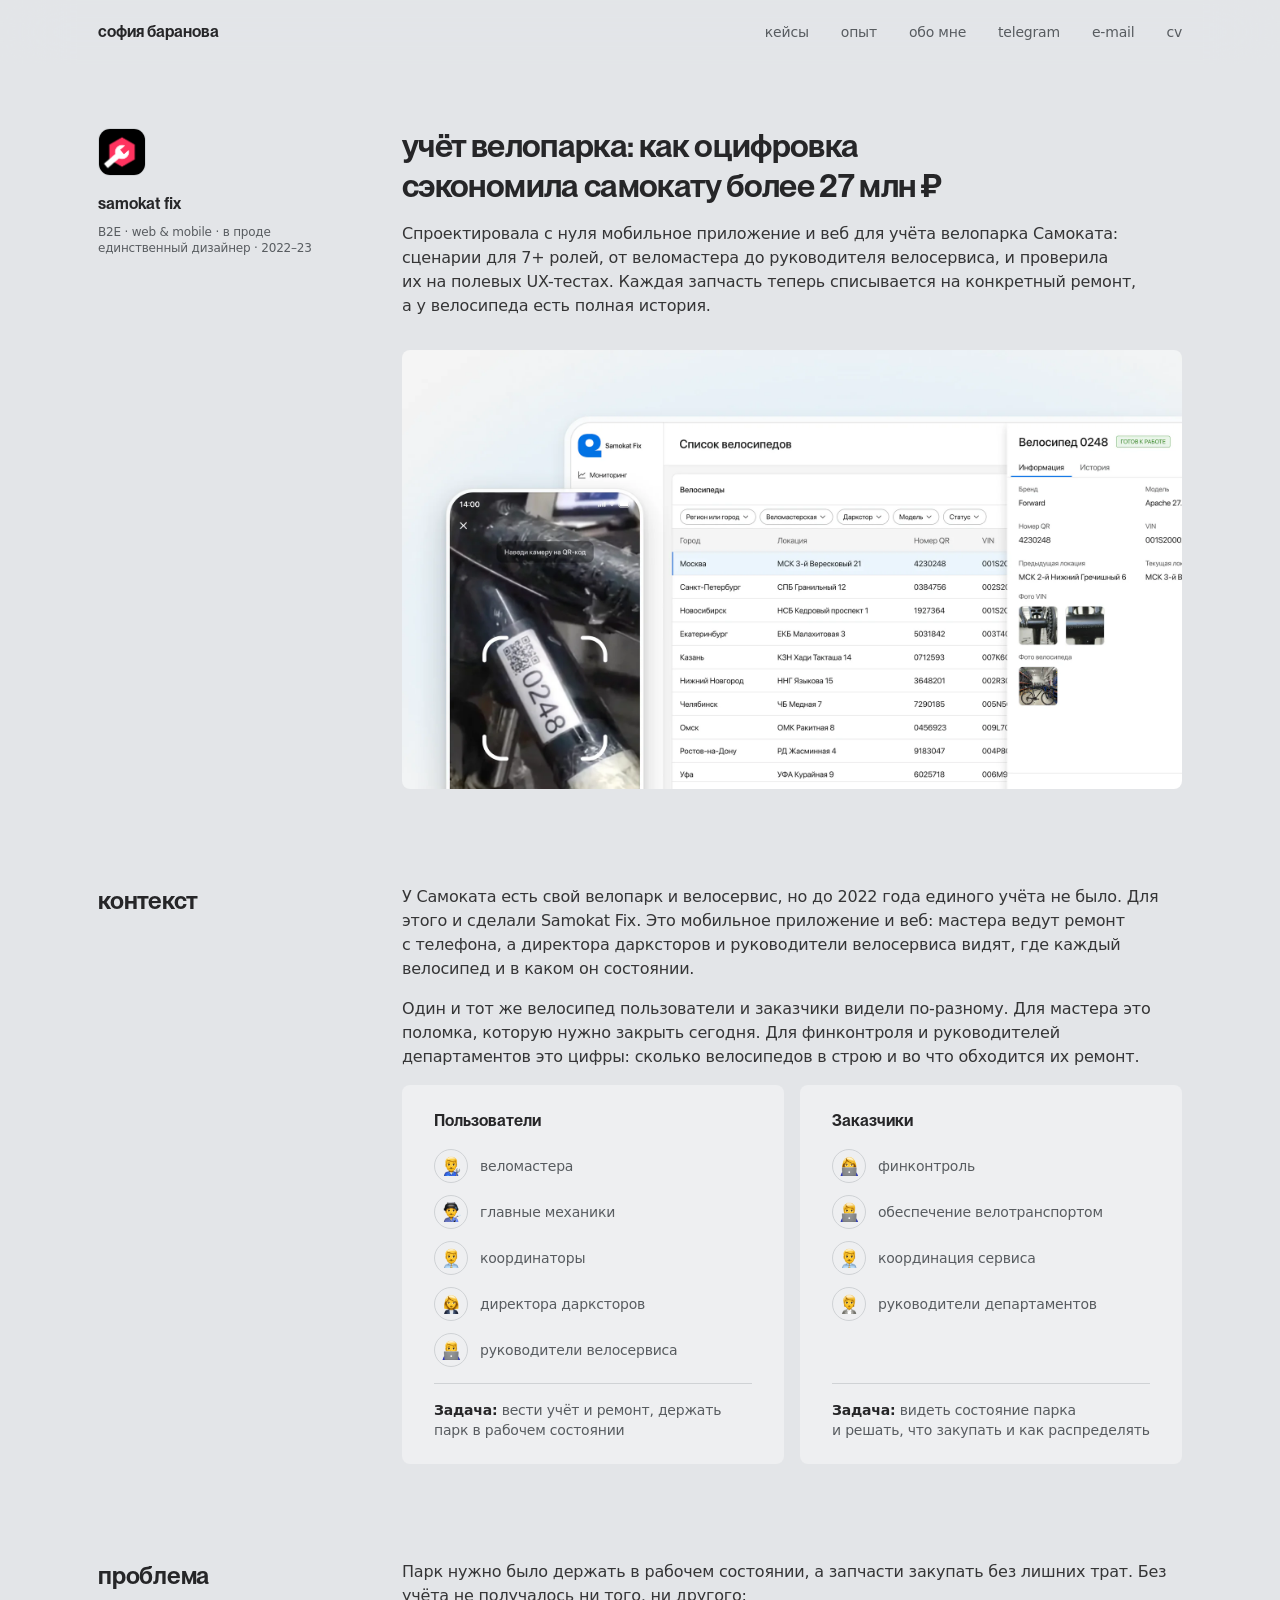
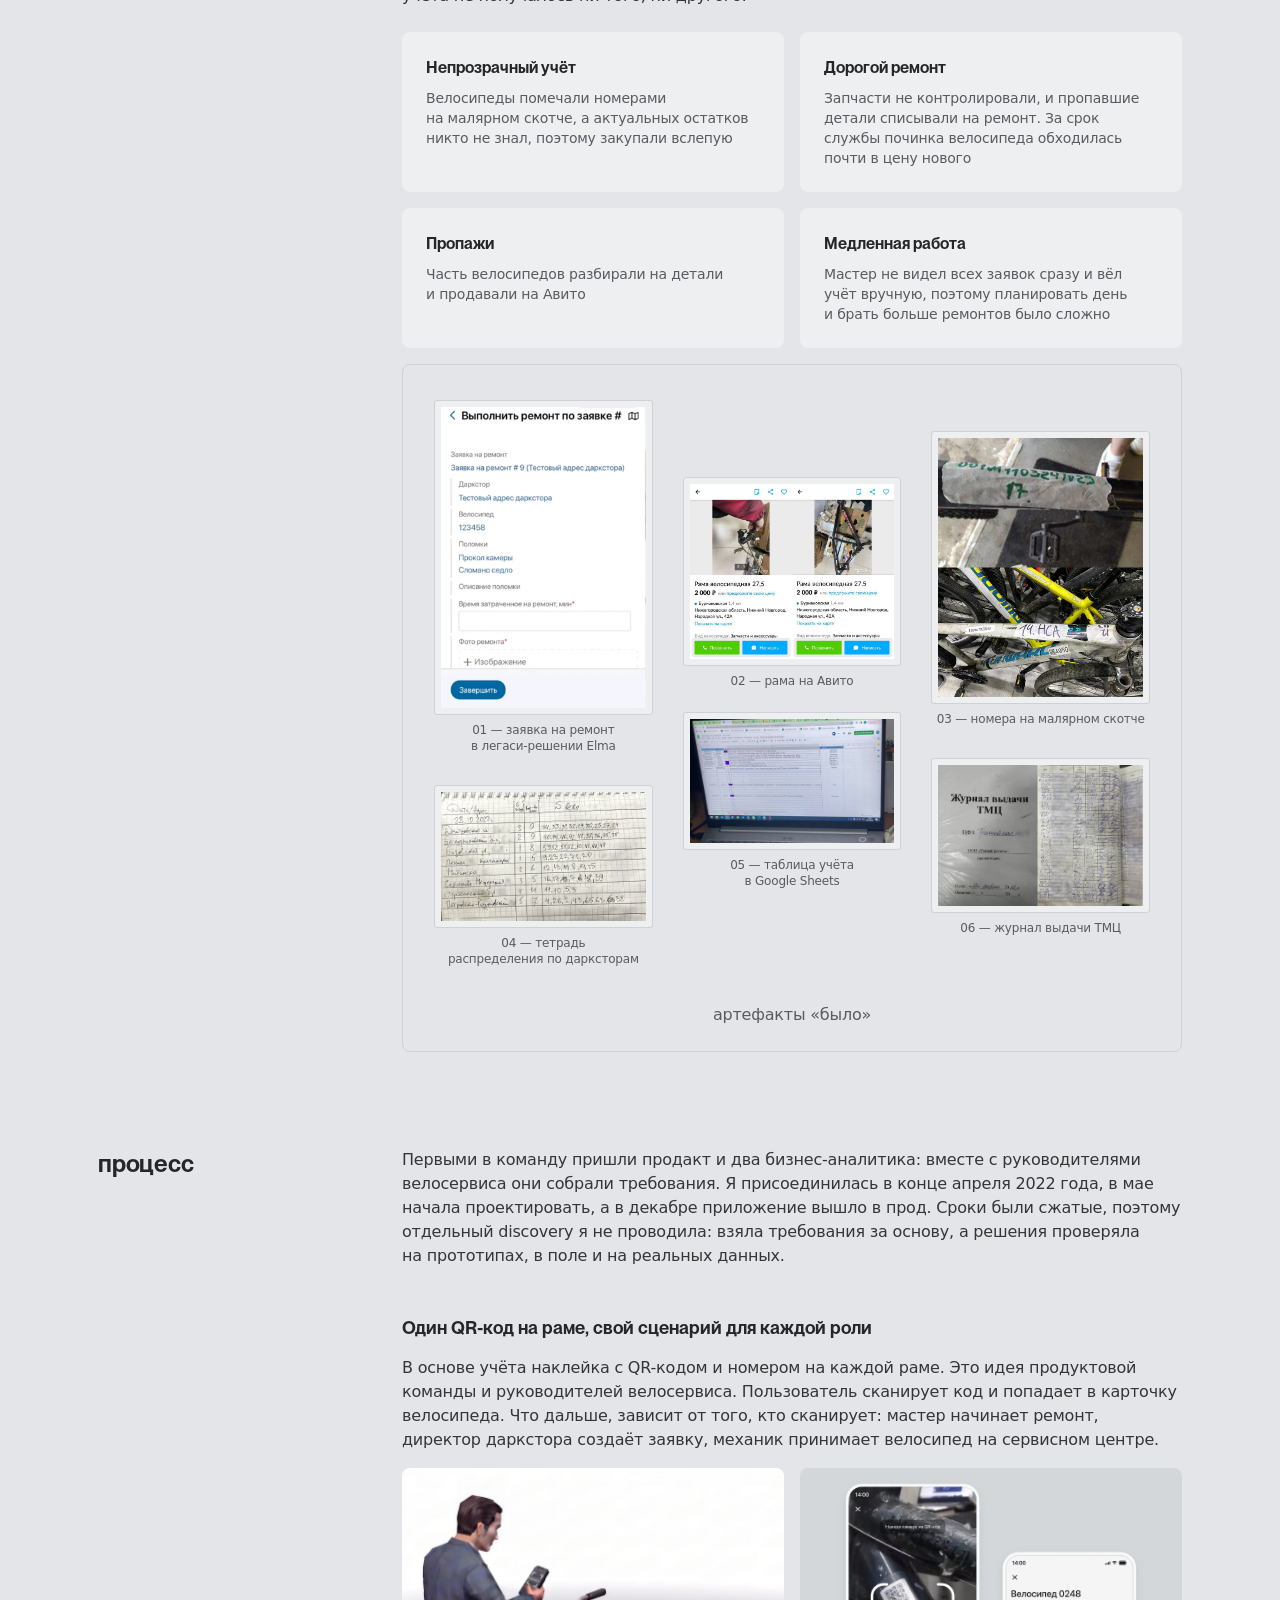
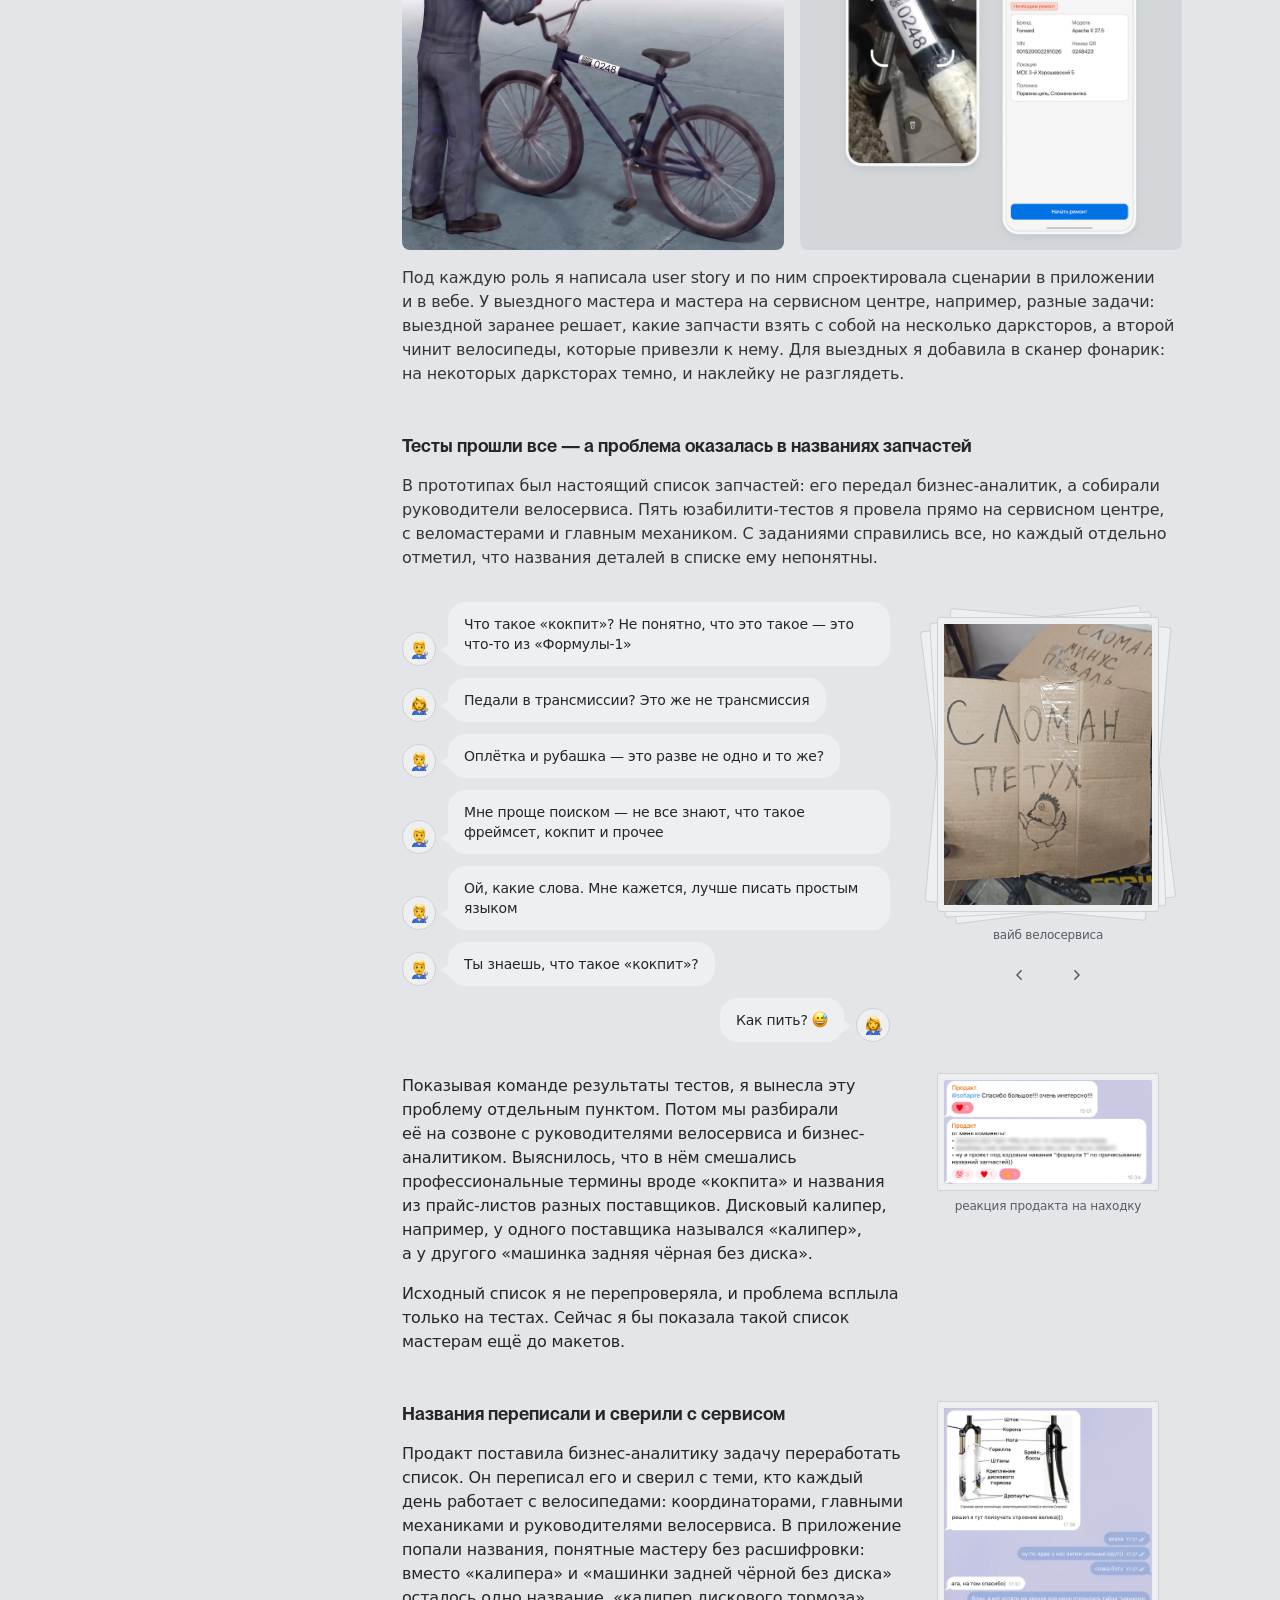
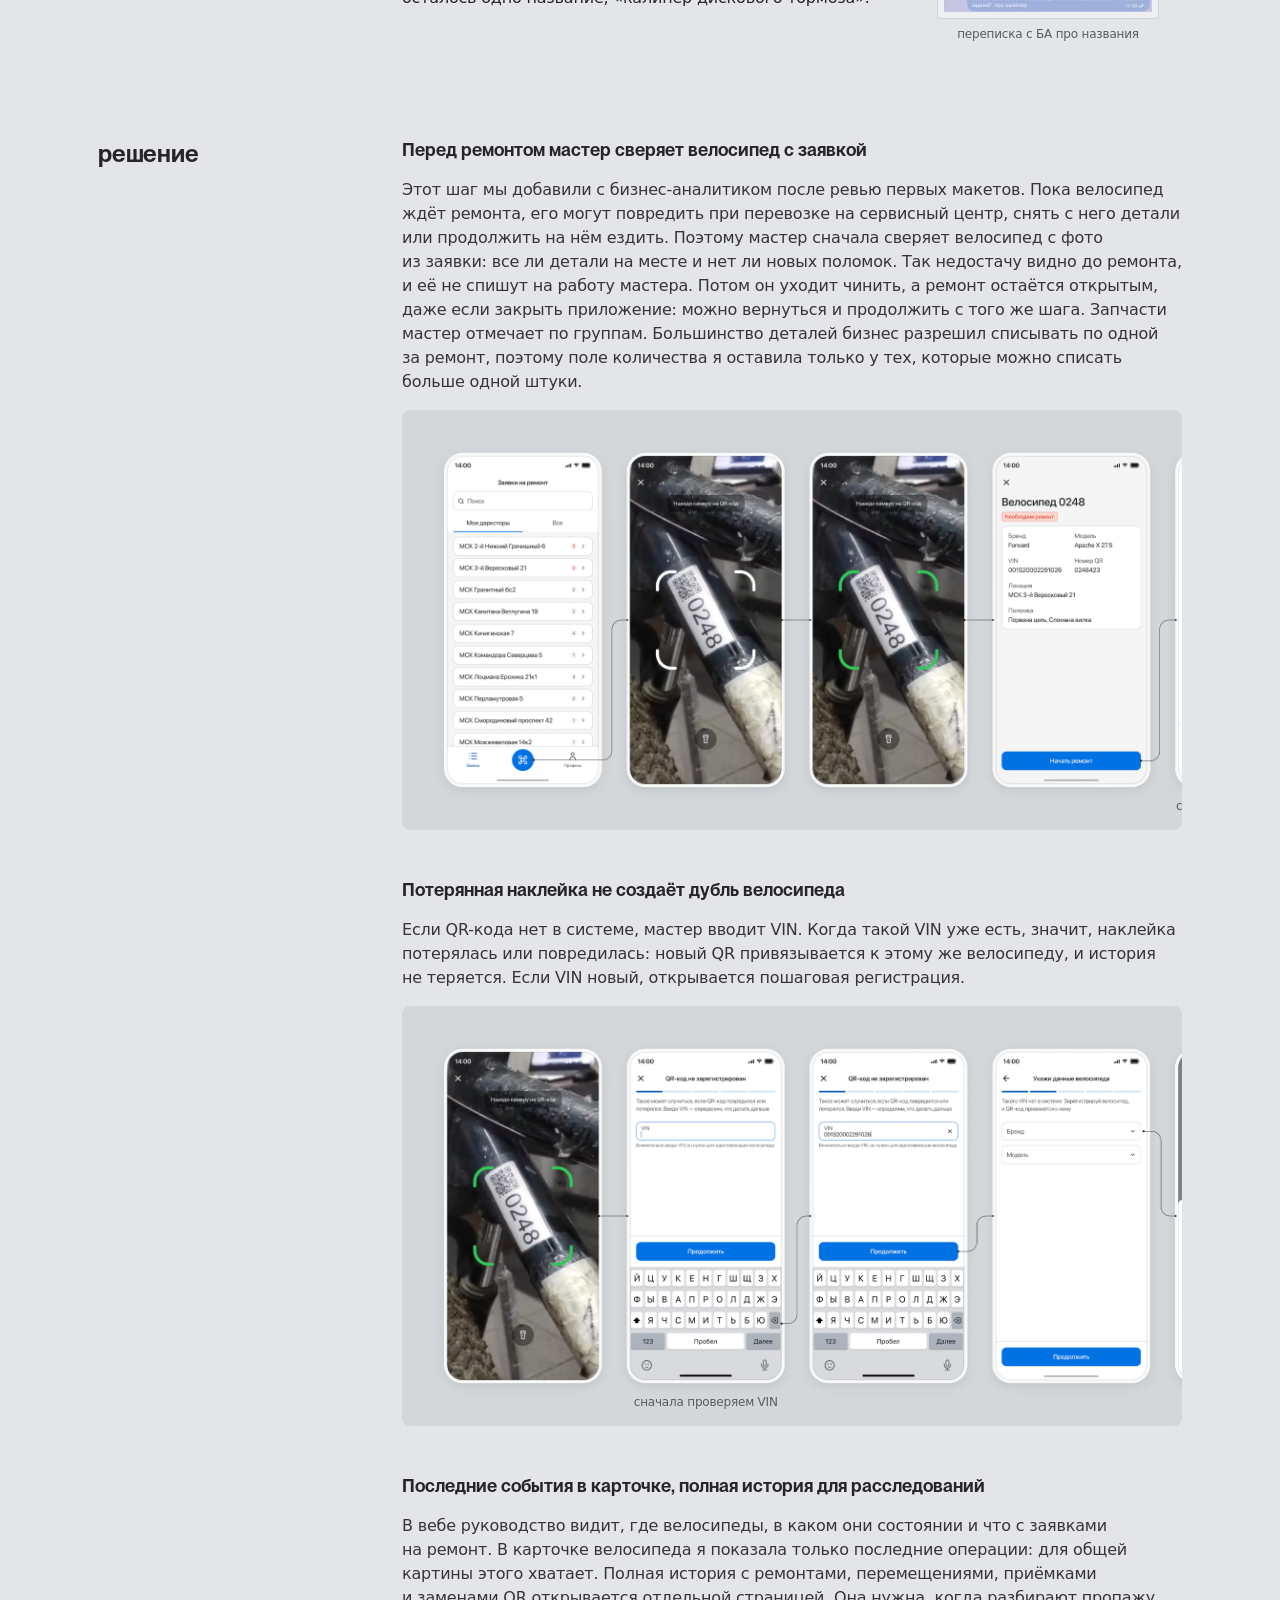
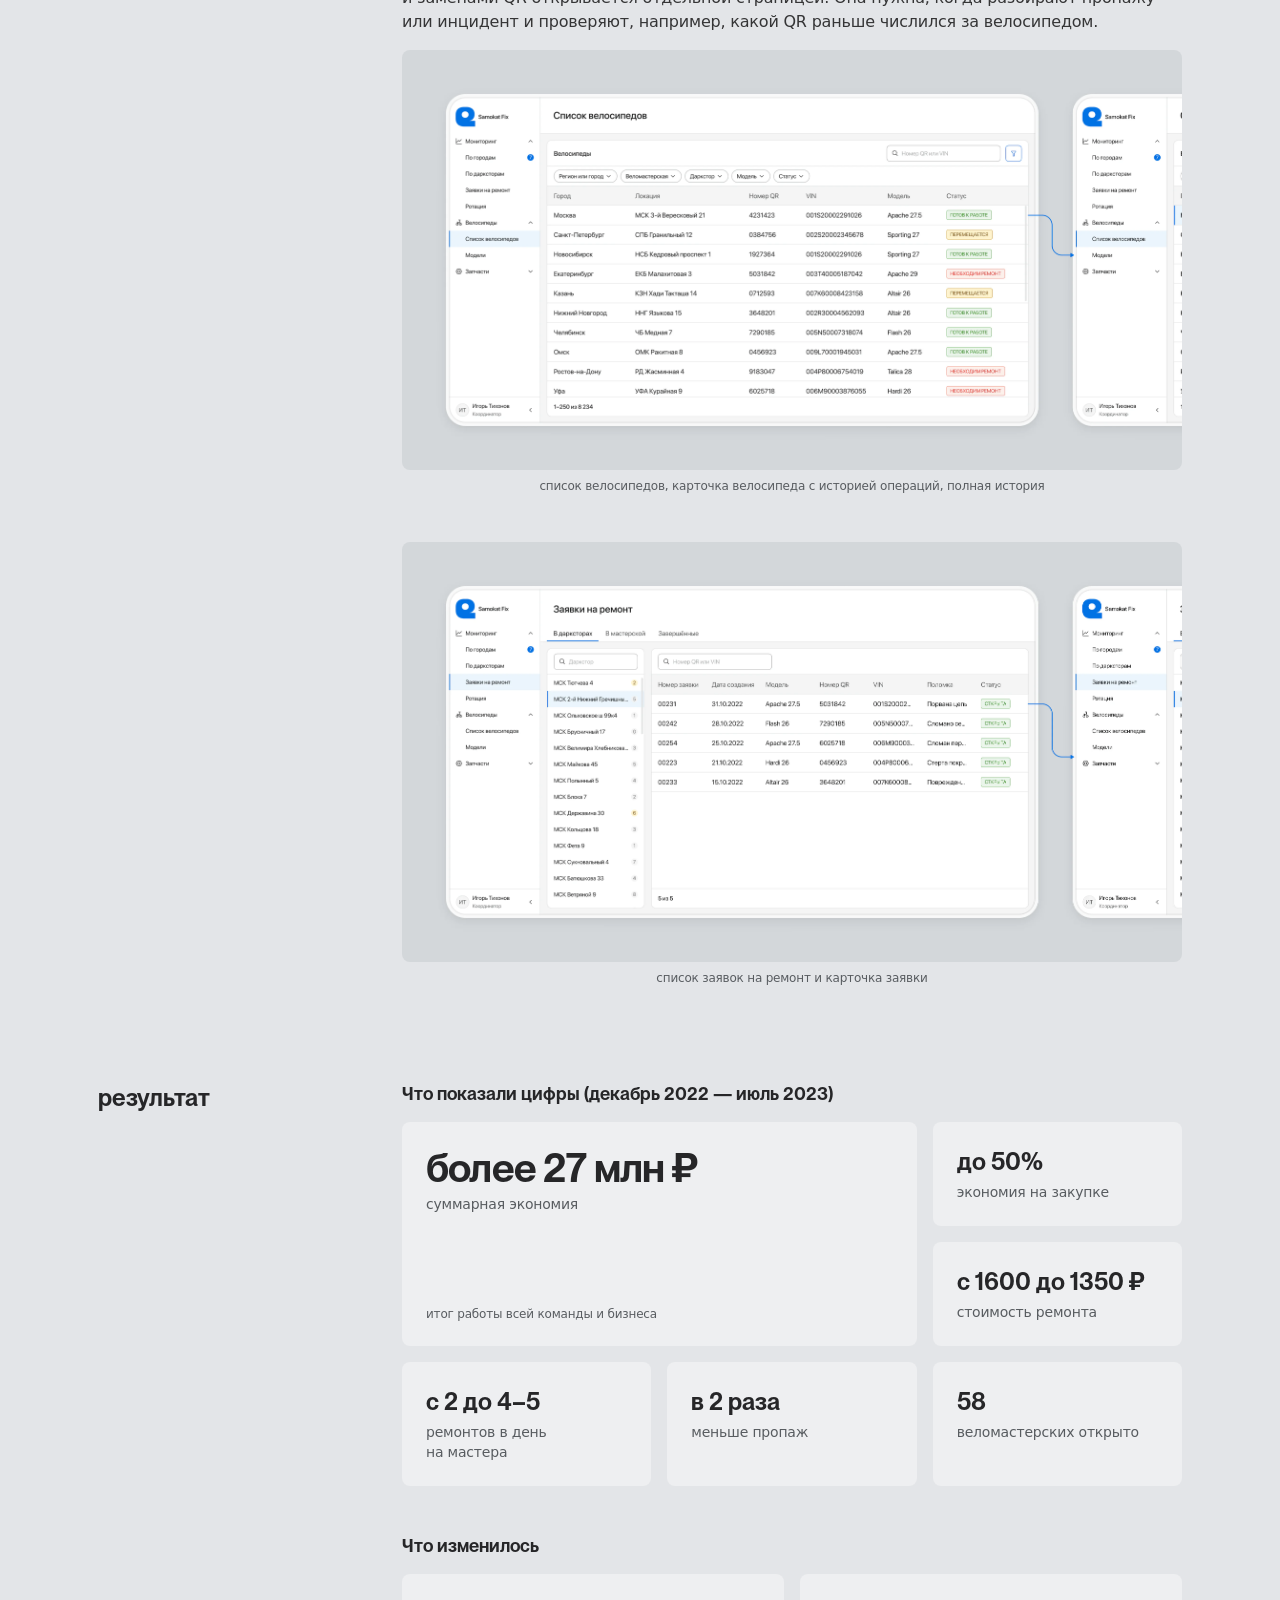
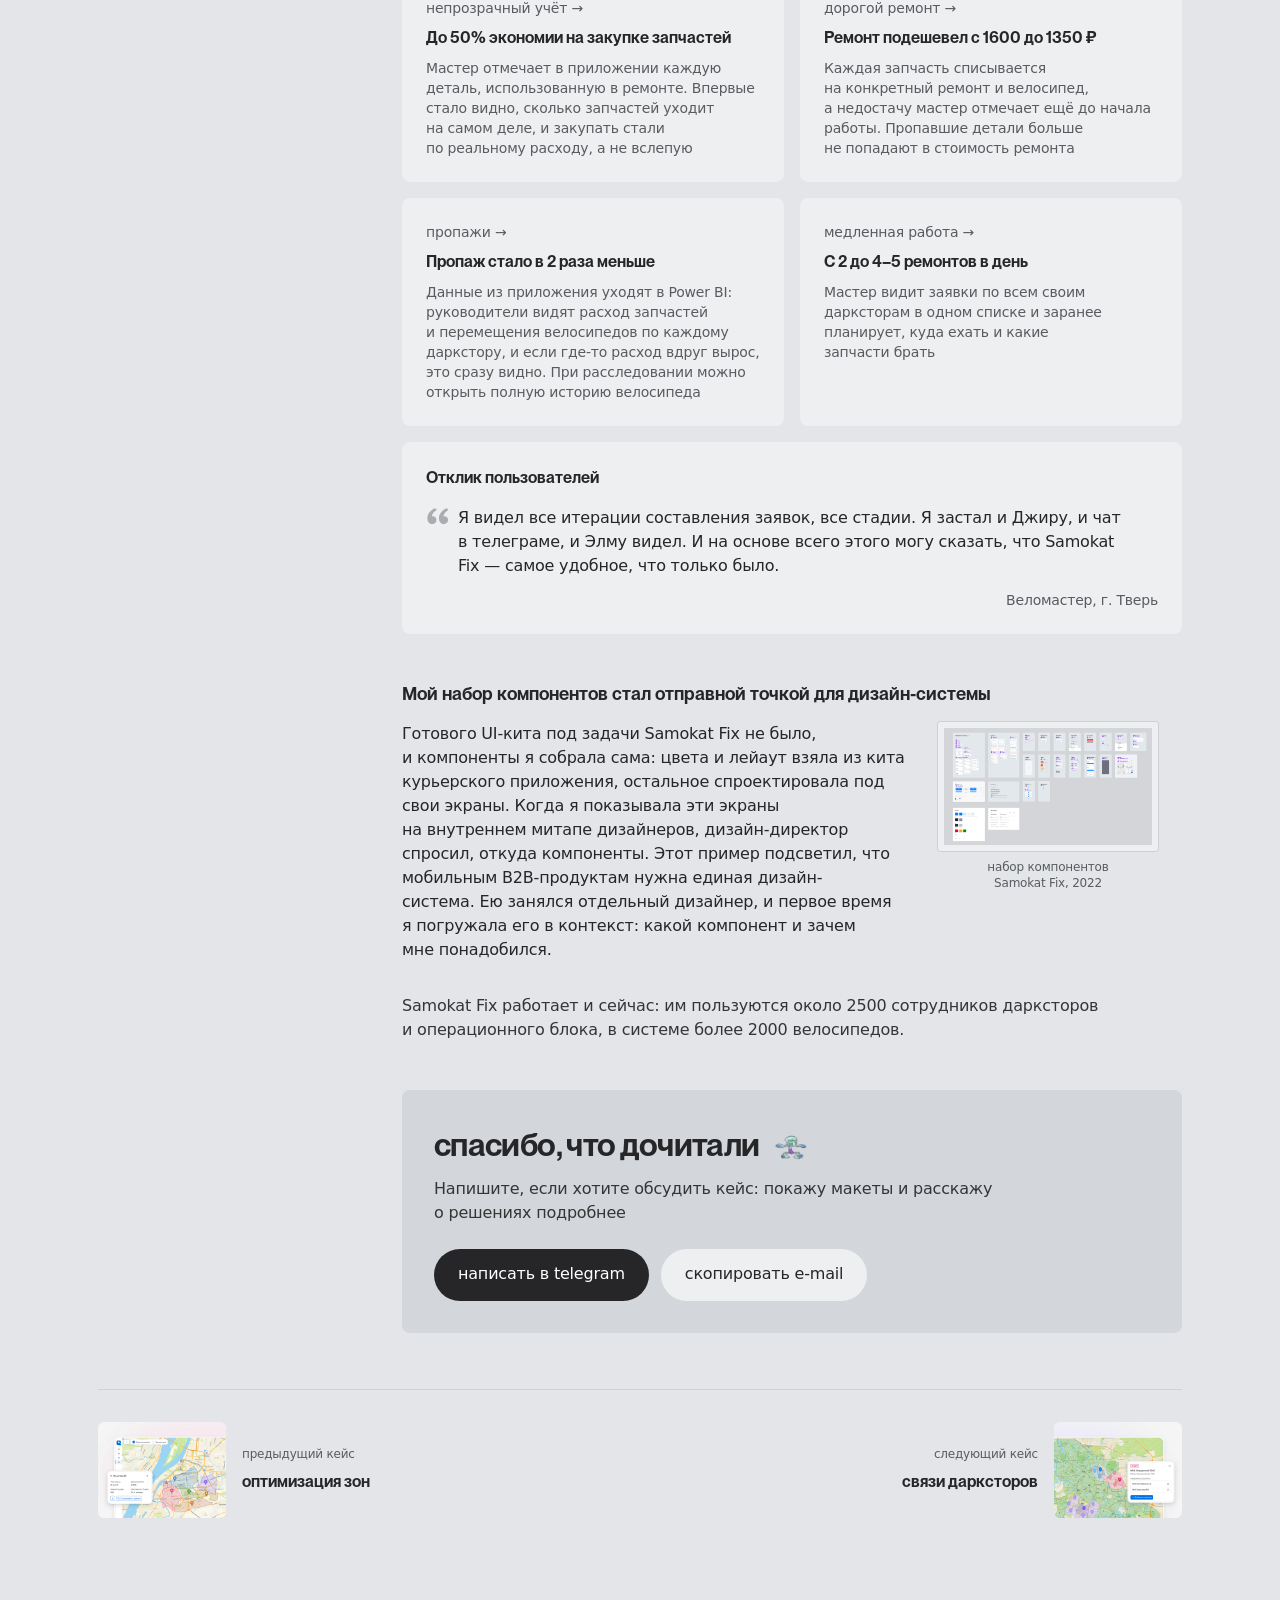
<file: case-velosipedy.html>
<!DOCTYPE html>
<html lang="ru">
<head>
  <meta charset="UTF-8">
  <meta name="viewport" content="width=device-width, initial-scale=1">
  <title>Учёт велопарка — София Баранова</title>
  <meta name="description" content="Как оцифровка сэкономила Самокату более 27&nbsp;млн&nbsp;₽: мобильное приложение и веб для учёта велопарка.">

  <!-- превью ссылки в мессенджерах и соцсетях (Телеграм, ВК, HH): картинка 1200×630 лежит в images/og/ -->
  <meta property="og:type" content="website">
  <meta property="og:site_name" content="София Баранова">
  <meta property="og:locale" content="ru_RU">
  <meta property="og:url" content="https://sofia-baranova.github.io/case-velosipedy.html">
  <meta property="og:title" content="Учёт велопарка">
  <meta property="og:description" content="Как оцифровка сэкономила Самокату более 27 млн ₽: мобильное приложение и веб для учёта велопарка.">
  <meta property="og:image" content="https://sofia-baranova.github.io/images/og/og-velo.jpg?v=2">
  <meta property="og:image:width" content="1200">
  <meta property="og:image:height" content="630">
  <meta name="twitter:card" content="summary_large_image">
  <link rel="stylesheet" href="styles.css">

  <link rel="icon" href="favicon-32.png" type="image/png" sizes="32x32">
  <link rel="icon" href="favicon.svg" type="image/svg+xml">
  <link rel="apple-touch-icon" href="apple-touch-icon.png">
</head>
<body>

  <header class="header">
    <div class="header__inner">
      <a class="brand" href="index.html">София Баранова</a>
      <button class="nav-toggle" type="button" aria-label="Меню" aria-expanded="false">
        <svg class="nav-toggle__icon-open" width="22" height="22" viewBox="0 0 24 24" fill="none" stroke="currentColor" stroke-width="2" stroke-linecap="round"><line x1="3" y1="7" x2="21" y2="7"></line><line x1="3" y1="17" x2="21" y2="17"></line></svg>
        <svg class="nav-toggle__icon-close" width="22" height="22" viewBox="0 0 24 24" fill="none" stroke="currentColor" stroke-width="2" stroke-linecap="round"><line x1="18" y1="6" x2="6" y2="18"></line><line x1="6" y1="6" x2="18" y2="18"></line></svg>
      </button>
      <nav class="nav">
        <a href="index.html#cases">кейсы</a>
        <a href="index.html#experience">опыт</a>
        <a href="index.html#about">обо мне</a>
        <a href="https://t.me/thecurehead" target="_blank" rel="noopener">telegram</a>
        <a href="#" class="js-copy-email" data-email="sofiabaranova97@gmail.com">e-mail</a>
        <a href="https://drive.google.com/file/d/1ztFR7P-ESMwh4hIgdmYGF1b9-vSlQf4D/view?usp=sharing" target="_blank" rel="noopener">cv</a>
      </nav>
    </div>
  </header>

  <nav class="nav-mobile">
    <a href="index.html#cases">кейсы</a>
    <a href="index.html#experience">опыт</a>
    <a href="index.html#about">обо мне</a>
    <a href="https://t.me/thecurehead" target="_blank" rel="noopener">telegram</a>
    <a href="#" class="js-copy-email" data-email="sofiabaranova97@gmail.com">e-mail</a>
    <a href="https://drive.google.com/file/d/1ztFR7P-ESMwh4hIgdmYGF1b9-vSlQf4D/view?usp=sharing" target="_blank" rel="noopener">cv</a>
  </nav>

  <main class="page">
    <article class="case">

      <!-- ШАПКА КЕЙСА -->
      <header class="case-hero">
        <div class="case-hero__side">
          <div class="case-hero__logo"><img src="images/logo-samokat-fix.png" alt="Samokat Fix"></div>
          <div class="case-hero__company">Samokat Fix</div>
          <div class="case-hero__meta"><span class="keep-case">B2E</span> · web &amp; mobile · в&nbsp;проде<br>единственный дизайнер · 2022–23</div>
        </div>
        <div class="case-hero__main">
          <h1 class="case-hero__title">Учёт велопарка: как оцифровка сэкономила Самокату более 27&nbsp;млн&nbsp;₽</h1>
          <p class="case-hero__lead">Спроектировала с&nbsp;нуля мобильное приложение и&nbsp;веб для учёта велопарка Самоката: сценарии для 7+&nbsp;ролей, от&nbsp;веломастера до&nbsp;руководителя велосервиса, и&nbsp;проверила их&nbsp;на&nbsp;полевых UX-тестах. Каждая запчасть теперь списывается на&nbsp;конкретный ремонт, а&nbsp;у&nbsp;велосипеда есть полная история.</p>
          <div class="case-hero__cover">
            <img src="images/cover-velo-hero.webp" alt="Список велосипедов в вебе и сканер QR-кода в мобильном приложении" width="1920" height="1080">
          </div>
        </div>
      </header>

      <!-- КОНТЕКСТ -->
      <section class="cblock" id="context">
        <h2 class="cblock__title">
          <nav class="section-jump section-jump--before"></nav>
          <span class="cblock__title-text">Контекст</span>
          <nav class="section-jump section-jump--after" style="--jn: 4">
            <a href="#problem">Проблема</a>
            <a href="#process">Процесс</a>
            <a href="#solution">Решение</a>
            <a href="#result">Результат</a>
          </nav>
        </h2>
        <div class="cblock__content">
          <p>У&nbsp;Самоката есть свой велопарк и&nbsp;велосервис, но&nbsp;до&nbsp;2022&nbsp;года единого учёта не&nbsp;было. Для этого и&nbsp;сделали Samokat Fix. Это мобильное приложение и&nbsp;веб: мастера ведут ремонт с&nbsp;телефона, а&nbsp;директора дарксторов и&nbsp;руководители велосервиса видят, где каждый велосипед и&nbsp;в&nbsp;каком он&nbsp;состоянии.</p>
          <p>Один и&nbsp;тот&nbsp;же велосипед пользователи и&nbsp;заказчики видели по-разному. Для мастера это поломка, которую нужно закрыть сегодня. Для финконтроля и&nbsp;руководителей департаментов это цифры: сколько велосипедов в&nbsp;строю и&nbsp;во&nbsp;что обходится их&nbsp;ремонт.</p>
          <div class="user-groups">
            <div class="user-group">
              <div class="user-group__title">Пользователи</div>
              <ul class="user-group__roles user-group__roles--list">
                <li><span class="speech-bubble__avatar"><img src="images/emoji/1f468-200d-1f527.webp" alt="" width="20" height="20"></span><span class="role-label">веломастера</span></li>
                <li><span class="speech-bubble__avatar"><img src="images/emoji/1f468-200d-1f3ed.webp" alt="" width="20" height="20"></span><span class="role-label">главные механики</span></li>
                <li><span class="speech-bubble__avatar"><img src="images/emoji/1f468-200d-1f4bc.webp" alt="" width="20" height="20"></span><span class="role-label">координаторы</span></li>
                <li><span class="speech-bubble__avatar"><img src="images/emoji/1f469-200d-1f4bc.webp" alt="" width="20" height="20"></span><span class="role-label">директора дарксторов</span></li>
                <li><span class="speech-bubble__avatar"><img src="images/emoji/1f468-200d-1f4bb.webp" alt="" width="20" height="20"></span><span class="role-label">руководители велосервиса</span></li>
              </ul>
              <div class="user-group__task"><span class="user-group__task-label">Задача:</span> вести учёт и&nbsp;ремонт, держать парк в&nbsp;рабочем состоянии</div>
            </div>
            <div class="user-group">
              <div class="user-group__title">Заказчики</div>
              <ul class="user-group__roles user-group__roles--list">
                <li><span class="speech-bubble__avatar"><img src="images/emoji/1f469-200d-1f4bb.webp" alt="" width="20" height="20"></span><span class="role-label">финконтроль</span></li>
                <li><span class="speech-bubble__avatar"><img src="images/emoji/1f9d1-200d-1f4bb.webp" alt="" width="20" height="20"></span><span class="role-label">обеспечение велотранспортом</span></li>
                <li><span class="speech-bubble__avatar"><img src="images/emoji/1f468-200d-1f4bc.webp" alt="" width="20" height="20"></span><span class="role-label">координация сервиса</span></li>
                <li><span class="speech-bubble__avatar"><img src="images/emoji/1f9d1-200d-1f4bc.webp" alt="" width="20" height="20"></span><span class="role-label">руководители департаментов</span></li>
              </ul>
              <div class="user-group__task"><span class="user-group__task-label">Задача:</span> видеть состояние парка и&nbsp;решать, что закупать и&nbsp;как распределять</div>
            </div>
          </div>
        </div>
      </section>

      <!-- ПРОБЛЕМА -->
      <section class="cblock" id="problem">
        <h2 class="cblock__title">
          <nav class="section-jump section-jump--before" style="--jn: 1">
            <a href="#context">Контекст</a>
          </nav>
          <span class="cblock__title-text">Проблема</span>
          <nav class="section-jump section-jump--after" style="--jn: 3">
            <a href="#process">Процесс</a>
            <a href="#solution">Решение</a>
            <a href="#result">Результат</a>
          </nav>
        </h2>
        <div class="cblock__content">
          <p>Парк нужно было держать в&nbsp;рабочем состоянии, а&nbsp;запчасти закупать без лишних трат. Без учёта не&nbsp;получалось ни&nbsp;того, ни&nbsp;другого:</p>
          <div class="numbered-grid">
            <div class="numbered-card">
              <div class="numbered-card__title">Непрозрачный учёт</div>
              <div class="numbered-card__desc">Велосипеды помечали номерами на&nbsp;малярном скотче, а&nbsp;актуальных остатков никто не&nbsp;знал, поэтому закупали вслепую</div>
            </div>
            <div class="numbered-card">
              <div class="numbered-card__title">Дорогой ремонт</div>
              <div class="numbered-card__desc">Запчасти не&nbsp;контролировали, и&nbsp;пропавшие детали списывали на&nbsp;ремонт. За&nbsp;срок службы починка велосипеда обходилась почти в&nbsp;цену нового</div>
            </div>
            <div class="numbered-card">
              <div class="numbered-card__title">Пропажи</div>
              <div class="numbered-card__desc">Часть велосипедов разбирали на&nbsp;детали и&nbsp;продавали на&nbsp;Авито</div>
            </div>
            <div class="numbered-card">
              <div class="numbered-card__title">Медленная работа</div>
              <div class="numbered-card__desc">Мастер не&nbsp;видел всех заявок сразу и&nbsp;вёл учёт вручную, поэтому планировать день и&nbsp;брать больше ремонтов было сложно</div>
            </div>
          </div>
          <div class="artifact-board-frame">
            <div class="artifact-board">
              <div class="artifact-col">
                <div class="artifact artifact--v">
                  <div class="artifact__frame" data-lightbox-open="lightbox-artifact-01"><img src="images/artifact-repair-screen.webp" alt="Заявка на ремонт в легаси-решении Elma" loading="lazy"></div>
                  <div class="artifact__caption">01&nbsp;— заявка на&nbsp;ремонт в&nbsp;легаси-решении Elma</div>
                </div>
                <div class="artifact artifact--h">
                  <div class="artifact__frame" data-lightbox-open="lightbox-artifact-04"><img src="images/artifact-notebook.webp" alt="Рукописная тетрадь распределения по дарксторам" loading="lazy"></div>
                  <div class="artifact__caption">04&nbsp;— тетрадь распределения по&nbsp;дарксторам</div>
                </div>
              </div>
              <div class="artifact-col artifact-col--center">
                <div class="artifact artifact--h">
                  <div class="artifact__frame" data-lightbox-open="lightbox-artifact-02"><img src="images/artifact-avito.webp" alt="Рама на Авито" loading="lazy"></div>
                  <div class="artifact__caption">02&nbsp;— рама на&nbsp;Авито</div>
                </div>
                <div class="artifact artifact--h">
                  <div class="artifact__frame" data-lightbox-open="lightbox-artifact-05"><img src="images/artifact-sheets.webp" alt="Таблица учёта ремонта в Google Sheets" loading="lazy"></div>
                  <div class="artifact__caption">05&nbsp;— таблица учёта в&nbsp;Google Sheets</div>
                </div>
              </div>
              <div class="artifact-col">
                <div class="artifact artifact--v">
                  <div class="artifact__frame" data-lightbox-open="lightbox-artifact-03"><img src="images/artifact-tape.webp" alt="Номера на малярном скотче" loading="lazy"></div>
                  <div class="artifact__caption">03&nbsp;— номера на&nbsp;малярном скотче</div>
                </div>
                <div class="artifact artifact--h">
                  <div class="artifact__frame" data-lightbox-open="lightbox-artifact-06"><img src="images/artifact-journal-tmc.webp" alt="Журнал выдачи ТМЦ" loading="lazy"></div>
                  <div class="artifact__caption">06&nbsp;— журнал выдачи ТМЦ</div>
                </div>
              </div>
            </div>
            <div class="artifact-board-caption">артефакты «было»</div>
          </div>
        </div>
      </section>

      <!-- ПРОЦЕСС -->
      <section class="cblock" id="process">
        <h2 class="cblock__title">
          <nav class="section-jump section-jump--before" style="--jn: 2">
            <a href="#context">Контекст</a>
            <a href="#problem">Проблема</a>
          </nav>
          <span class="cblock__title-text">Процесс</span>
          <nav class="section-jump section-jump--after" style="--jn: 2">
            <a href="#solution">Решение</a>
            <a href="#result">Результат</a>
          </nav>
        </h2>
        <div class="cblock__content">
          <p>Первыми в&nbsp;команду пришли продакт и&nbsp;два бизнес-аналитика: вместе с&nbsp;руководителями велосервиса они собрали требования. Я&nbsp;присоединилась в&nbsp;конце апреля 2022&nbsp;года, в&nbsp;мае начала проектировать, а&nbsp;в&nbsp;декабре приложение вышло в&nbsp;прод. Сроки были сжатые, поэтому отдельный discovery я&nbsp;не&nbsp;проводила: взяла требования за&nbsp;основу, а&nbsp;решения проверяла на&nbsp;прототипах, в&nbsp;поле и&nbsp;на&nbsp;реальных данных.</p>

          <h3>Один QR-код на&nbsp;раме, свой сценарий для каждой роли</h3>
          <p>В&nbsp;основе учёта наклейка с&nbsp;QR-кодом и&nbsp;номером на&nbsp;каждой раме. Это идея продуктовой команды и&nbsp;руководителей велосервиса. Пользователь сканирует код и&nbsp;попадает в&nbsp;карточку велосипеда. Что дальше, зависит от&nbsp;того, кто сканирует: мастер начинает ремонт, директор даркстора создаёт заявку, механик принимает велосипед на&nbsp;сервисном центре.</p>
          <div class="figure-pair">
            <figure class="figure figure--tight-bottom">
              <div class="figure__box figure__box--square" data-lightbox-open="lightbox-scan-qr-mechanic">
                <img src="images/scan-qr-mechanic.webp" alt="Веломастер сканирует QR-код на раме велосипеда" loading="lazy">
                <button class="wide-scroll__expand" data-lightbox-open="lightbox-scan-qr-mechanic" aria-label="Открыть на весь экран"><svg viewBox="0 0 24 24" width="16" height="16" fill="currentColor"><path d="M9.79,12.79,4,18.59V17a1,1,0,0,0-2,0v4a1,1,0,0,0,.08.38,1,1,0,0,0,.54.54A1,1,0,0,0,3,22H7a1,1,0,0,0,0-2H5.41l5.8-5.79a1,1,0,0,0-1.42-1.42ZM21.92,2.62a1,1,0,0,0-.54-.54A1,1,0,0,0,21,2H17a1,1,0,0,0,0,2h1.59l-5.8,5.79a1,1,0,0,0,0,1.42,1,1,0,0,0,1.42,0L20,5.41V7a1,1,0,0,0,2,0V3A1,1,0,0,0,21.92,2.62Z"></path></svg></button>
              </div>
            </figure>
            <figure class="figure figure--tight-bottom">
              <div class="figure__box figure__box--illustration figure__box--square" style="padding: 0" data-lightbox-open="lightbox-scan-qr-screens">
                <img src="images/scan-qr-screens.webp" alt="Экран сканирования QR-кода и открывшаяся карточка велосипеда" loading="lazy">
                <button class="wide-scroll__expand" data-lightbox-open="lightbox-scan-qr-screens" aria-label="Открыть на весь экран"><svg viewBox="0 0 24 24" width="16" height="16" fill="currentColor"><path d="M9.79,12.79,4,18.59V17a1,1,0,0,0-2,0v4a1,1,0,0,0,.08.38,1,1,0,0,0,.54.54A1,1,0,0,0,3,22H7a1,1,0,0,0,0-2H5.41l5.8-5.79a1,1,0,0,0-1.42-1.42ZM21.92,2.62a1,1,0,0,0-.54-.54A1,1,0,0,0,21,2H17a1,1,0,0,0,0,2h1.59l-5.8,5.79a1,1,0,0,0,0,1.42,1,1,0,0,0,1.42,0L20,5.41V7a1,1,0,0,0,2,0V3A1,1,0,0,0,21.92,2.62Z"></path></svg></button>
              </div>
            </figure>
          </div>
          <p>Под каждую роль я&nbsp;написала user story и&nbsp;по&nbsp;ним спроектировала сценарии в&nbsp;приложении и&nbsp;в&nbsp;вебе. У&nbsp;выездного мастера и&nbsp;мастера на&nbsp;сервисном центре, например, разные задачи: выездной заранее решает, какие запчасти взять с&nbsp;собой на&nbsp;несколько дарксторов, а&nbsp;второй чинит велосипеды, которые привезли к&nbsp;нему. Для выездных я&nbsp;добавила в&nbsp;сканер фонарик: на&nbsp;некоторых дарксторах темно, и&nbsp;наклейку не&nbsp;разглядеть.</p>

          <h3>Тесты прошли все&nbsp;— а&nbsp;проблема оказалась в&nbsp;названиях запчастей</h3>
          <p>В&nbsp;прототипах был настоящий список запчастей: его передал бизнес-аналитик, а&nbsp;собирали руководители велосервиса. Пять юзабилити-тестов я&nbsp;провела прямо на&nbsp;сервисном центре, с&nbsp;веломастерами и&nbsp;главным механиком. С&nbsp;заданиями справились все, но&nbsp;каждый отдельно отметил, что названия деталей в&nbsp;списке ему непонятны.</p>
          <div class="process-scene">
          <div class="quote-scatter">
            <div class="speech-bubble">
              <span class="speech-bubble__avatar"><img src="images/emoji/1f468-200d-1f527.webp" alt="" width="20" height="20"></span>
              <div class="speech-bubble__text">Что такое «кокпит»? Не&nbsp;понятно, что это такое&nbsp;— это что-то из&nbsp;«Формулы-1»</div>
            </div>
            <div class="speech-bubble">
              <span class="speech-bubble__avatar"><img src="images/emoji/1f469-200d-1f527.webp" alt="" width="20" height="20"></span>
              <div class="speech-bubble__text">Педали в&nbsp;трансмиссии? Это&nbsp;же не&nbsp;трансмиссия</div>
            </div>
            <div class="speech-bubble">
              <span class="speech-bubble__avatar"><img src="images/emoji/1f9d1-200d-1f527.webp" alt="" width="20" height="20"></span>
              <div class="speech-bubble__text">Оплётка и&nbsp;рубашка&nbsp;— это разве не&nbsp;одно и&nbsp;то&nbsp;же?</div>
            </div>
            <div class="speech-bubble">
              <span class="speech-bubble__avatar"><img src="images/emoji/1f468-200d-1f527.webp" alt="" width="20" height="20"></span>
              <div class="speech-bubble__text">Мне проще поиском&nbsp;— не&nbsp;все знают, что такое фреймсет, кокпит и&nbsp;прочее</div>
            </div>
            <div class="speech-bubble">
              <span class="speech-bubble__avatar"><img src="images/emoji/1f9d1-200d-1f527.webp" alt="" width="20" height="20"></span>
              <div class="speech-bubble__text">Ой, какие слова. Мне кажется, лучше писать простым языком</div>
            </div>
            <div class="speech-bubble-exchange">
              <div class="speech-bubble">
                <span class="speech-bubble__avatar"><img src="images/emoji/1f468-200d-1f527.webp" alt="" width="20" height="20"></span>
                <div class="speech-bubble__text">Ты&nbsp;знаешь, что такое «кокпит»?</div>
              </div>
              <div class="speech-bubble speech-bubble--reply">
                <div class="speech-bubble__text">Как пить? <img class="emoji-inline" src="images/emoji/1f605.webp" alt="😅"></div>
                <span class="speech-bubble__avatar"><img src="images/emoji/1f469-200d-1f527.webp" alt="" width="20" height="20"></span>
              </div>
            </div>
          </div>

          <div class="photo-stack-block">
            <div class="photo-stack" id="workshop-stack">
              <div class="photo-stack__frames">
                <div class="photo-stack__shadow" style="--tilt:-7deg;"></div>
                <div class="photo-stack__shadow" style="--tilt:5deg;"></div>
                <div class="photo-stack__shadow" style="--tilt:-3deg;"></div>
                <div class="photo-stack__frame is-active" data-lightbox-open="lightbox-workshop-1"><img src="images/workshop-6.webp" alt="Картонная табличка от руки: «сломан петух»" loading="lazy"></div>
                <div class="photo-stack__frame" data-lightbox-open="lightbox-workshop-2"><img src="images/workshop-1.webp" alt="Склад с велосипедами в мастерской" loading="lazy"></div>
                <div class="photo-stack__frame" data-lightbox-open="lightbox-workshop-3"><img src="images/workshop-2.webp" alt="Мастер ремонтирует велосипед" loading="lazy"></div>
                <div class="photo-stack__frame" data-lightbox-open="lightbox-workshop-4"><img src="images/workshop-3.webp" alt="Коробка с запчастями и рукописными подписями «Петушарня» и «Костыль»" loading="lazy"></div>
                <div class="photo-stack__frame" data-lightbox-open="lightbox-workshop-5"><img src="images/workshop-4.webp" alt="Велосипед на стойке для ремонта" loading="lazy"></div>
                <div class="photo-stack__frame" data-lightbox-open="lightbox-workshop-6"><img src="images/workshop-5.webp" alt="Рабочий стол мастера с инструментами" loading="lazy"></div>
              </div>
              <div class="photo-stack__caption">вайб велосервиса</div>
              <div class="photo-stack__nav">
                <button class="photo-stack__arrow" data-dir="-1" aria-label="Предыдущее фото"><svg viewBox="0 0 24 24" fill="currentColor"><path d="m8.5 12.8 5.7 5.6c.4.4 1 .4 1.4 0 .4-.4.4-1 0-1.4l-4.9-5 4.9-5c.4-.4.4-1 0-1.4-.2-.2-.4-.3-.7-.3-.3 0-.5.1-.7.3l-5.7 5.6c-.4.5-.4 1.1 0 1.6 0-.1 0-.1 0 0z"></path></svg></button>
                <button class="photo-stack__arrow" data-dir="1" aria-label="Следующее фото"><svg viewBox="0 0 24 24" fill="currentColor"><path d="m8.5 12.8 5.7 5.6c.4.4 1 .4 1.4 0 .4-.4.4-1 0-1.4l-4.9-5 4.9-5c.4-.4.4-1 0-1.4-.2-.2-.4-.3-.7-.3-.3 0-.5.1-.7.3l-5.7 5.6c-.4.5-.4 1.1 0 1.6 0-.1 0-.1 0 0z"></path></svg></button>
              </div>
            </div>
          </div>
          </div>

          <div class="proof-row">
            <div class="proof-row__text">
              <p>Показывая команде результаты тестов, я&nbsp;вынесла эту проблему отдельным пунктом. Потом мы&nbsp;разбирали её&nbsp;на&nbsp;созвоне с&nbsp;руководителями велосервиса и&nbsp;бизнес-аналитиком. Выяснилось, что в&nbsp;нём смешались профессиональные термины вроде «кокпита» и&nbsp;названия из&nbsp;прайс-листов разных поставщиков. Дисковый калипер, например, у&nbsp;одного поставщика назывался «калипер», а&nbsp;у&nbsp;другого «машинка задняя чёрная без диска».</p>
              <p>Исходный список я&nbsp;не&nbsp;перепроверяла, и&nbsp;проблема всплыла только на&nbsp;тестах. Сейчас я&nbsp;бы&nbsp;показала такой список мастерам ещё до&nbsp;макетов.</p>
            </div>
            <div class="proof-row__image">
              <div class="artifact artifact--h">
                <div class="artifact__frame" data-lightbox-open="lightbox-proof-masha"><img src="images/proof-chat-masha.webp" alt="Сообщение от продакта про причёсывание названий" loading="lazy"></div>
                <div class="artifact__caption">реакция продакта на&nbsp;находку</div>
              </div>
            </div>
          </div>

          <div class="proof-row">
            <div class="proof-row__text">
              <h3>Названия переписали и&nbsp;сверили с&nbsp;сервисом</h3>
              <p>Продакт поставила бизнес-аналитику задачу переработать список. Он&nbsp;переписал его и&nbsp;сверил с&nbsp;теми, кто каждый день работает с&nbsp;велосипедами: координаторами, главными механиками и&nbsp;руководителями велосервиса. В&nbsp;приложение попали названия, понятные мастеру без расшифровки: вместо «калипера» и&nbsp;«машинки задней чёрной без диска» осталось одно название, «калипер дискового тормоза».</p>
            </div>
            <div class="proof-row__image">
              <div class="proof-row__crop" data-lightbox-open="lightbox-ba-chat">
                <img src="images/proof-chat-vilka.webp" alt="Переписка с бизнес-аналитиком про названия деталей" loading="lazy">
                <button class="wide-scroll__expand" data-lightbox-open="lightbox-ba-chat" aria-label="Открыть на весь экран"><svg viewBox="0 0 24 24" width="16" height="16" fill="currentColor"><path d="M9.79,12.79,4,18.59V17a1,1,0,0,0-2,0v4a1,1,0,0,0,.08.38,1,1,0,0,0,.54.54A1,1,0,0,0,3,22H7a1,1,0,0,0,0-2H5.41l5.8-5.79a1,1,0,0,0-1.42-1.42ZM21.92,2.62a1,1,0,0,0-.54-.54A1,1,0,0,0,21,2H17a1,1,0,0,0,0,2h1.59l-5.8,5.79a1,1,0,0,0,0,1.42,1,1,0,0,0,1.42,0L20,5.41V7a1,1,0,0,0,2,0V3A1,1,0,0,0,21.92,2.62Z"></path></svg></button>
              </div>
              <div class="artifact__caption">переписка с&nbsp;БА&nbsp;про названия</div>
            </div>
          </div>
        </div>
      </section>

      <!-- РЕШЕНИЕ -->
      <section class="cblock" id="solution">
        <h2 class="cblock__title">
          <nav class="section-jump section-jump--before" style="--jn: 3">
            <a href="#context">Контекст</a>
            <a href="#problem">Проблема</a>
            <a href="#process">Процесс</a>
          </nav>
          <span class="cblock__title-text">Решение</span>
          <nav class="section-jump section-jump--after" style="--jn: 1">
            <a href="#result">Результат</a>
          </nav>
        </h2>
        <div class="cblock__content">
          <h3>Перед ремонтом мастер сверяет велосипед с&nbsp;заявкой</h3>
          <p>Этот шаг мы&nbsp;добавили с&nbsp;бизнес-аналитиком после ревью первых макетов. Пока велосипед ждёт ремонта, его могут повредить при перевозке на&nbsp;сервисный центр, снять с&nbsp;него детали или продолжить на&nbsp;нём ездить. Поэтому мастер сначала сверяет велосипед с&nbsp;фото из&nbsp;заявки: все&nbsp;ли детали на&nbsp;месте и&nbsp;нет&nbsp;ли новых поломок. Так недостачу видно до&nbsp;ремонта, и&nbsp;её&nbsp;не&nbsp;спишут на&nbsp;работу мастера. Потом он&nbsp;уходит чинить, а&nbsp;ремонт остаётся открытым, даже если закрыть приложение: можно вернуться и&nbsp;продолжить с&nbsp;того&nbsp;же шага. Запчасти мастер отмечает по&nbsp;группам. Большинство деталей бизнес разрешил списывать по&nbsp;одной за&nbsp;ремонт, поэтому поле количества я&nbsp;оставила только у&nbsp;тех, которые можно списать больше одной штуки.</p>
          <div class="wide-scroll">
            <div class="wide-scroll__track" data-lightbox-open="lightbox-repair">
              <div class="strip">
                <img src="images/repair-scenario.webp" alt="Раскадровка сценария ремонта: сканирование QR-кода, карточка велосипеда, сверка с заявкой, выбор запчастей, фото после ремонта" loading="lazy">
                <span class="strip-cap" style="left:30.6%; top:92.5%">сверка с&nbsp;фото из&nbsp;заявки</span>
                <span class="strip-cap" style="left:37.3%; top:92.5%">можно уйти чинить и&nbsp;вернуться</span>
              </div>
            </div>
            <button class="wide-scroll__expand" data-lightbox-open="lightbox-repair" aria-label="Открыть на весь экран"><svg viewBox="0 0 24 24" width="16" height="16" fill="currentColor"><path d="M9.79,12.79,4,18.59V17a1,1,0,0,0-2,0v4a1,1,0,0,0,.08.38,1,1,0,0,0,.54.54A1,1,0,0,0,3,22H7a1,1,0,0,0,0-2H5.41l5.8-5.79a1,1,0,0,0-1.42-1.42ZM21.92,2.62a1,1,0,0,0-.54-.54A1,1,0,0,0,21,2H17a1,1,0,0,0,0,2h1.59l-5.8,5.79a1,1,0,0,0,0,1.42,1,1,0,0,0,1.42,0L20,5.41V7a1,1,0,0,0,2,0V3A1,1,0,0,0,21.92,2.62Z"></path></svg></button>
          </div>

          <h3>Потерянная наклейка не&nbsp;создаёт дубль велосипеда</h3>
          <p>Если QR-кода нет в&nbsp;системе, мастер вводит VIN. Когда такой VIN уже есть, значит, наклейка потерялась или повредилась: новый QR&nbsp;привязывается к&nbsp;этому&nbsp;же велосипеду, и&nbsp;история не&nbsp;теряется. Если VIN новый, открывается пошаговая регистрация.</p>
          <div class="wide-scroll">
            <div class="wide-scroll__track" data-lightbox-open="lightbox-registration">
              <div class="strip">
                <img src="images/registration-scenario.webp" alt="Раскадровка сценария регистрации: сканирование QR-кода, ввод VIN, выбор бренда и модели, локация, фото VIN-номера и велосипеда" loading="lazy">
                <span class="strip-cap" style="left:9.07%; top:92.5%">сначала проверяем VIN</span>
              </div>
            </div>
            <button class="wide-scroll__expand" data-lightbox-open="lightbox-registration" aria-label="Открыть на весь экран"><svg viewBox="0 0 24 24" width="16" height="16" fill="currentColor"><path d="M9.79,12.79,4,18.59V17a1,1,0,0,0-2,0v4a1,1,0,0,0,.08.38,1,1,0,0,0,.54.54A1,1,0,0,0,3,22H7a1,1,0,0,0,0-2H5.41l5.8-5.79a1,1,0,0,0-1.42-1.42ZM21.92,2.62a1,1,0,0,0-.54-.54A1,1,0,0,0,21,2H17a1,1,0,0,0,0,2h1.59l-5.8,5.79a1,1,0,0,0,0,1.42,1,1,0,0,0,1.42,0L20,5.41V7a1,1,0,0,0,2,0V3A1,1,0,0,0,21.92,2.62Z"></path></svg></button>
          </div>

          <h3>Последние события в&nbsp;карточке, полная история для расследований</h3>
          <p>В&nbsp;вебе руководство видит, где велосипеды, в&nbsp;каком они состоянии и&nbsp;что с&nbsp;заявками на&nbsp;ремонт. В&nbsp;карточке велосипеда я&nbsp;показала только последние операции: для общей картины этого хватает. Полная история с&nbsp;ремонтами, перемещениями, приёмками и&nbsp;заменами QR&nbsp;открывается отдельной страницей. Она нужна, когда разбирают пропажу или инцидент и&nbsp;проверяют, например, какой QR&nbsp;раньше числился за&nbsp;велосипедом.</p>
          <div class="wide-scroll">
            <div class="wide-scroll__track" data-lightbox-open="lightbox-monitoring-bikes">
              <img src="images/monitoring-bikes.webp" alt="Раскадровка мониторинга велосипедов: список велосипедов, карточка велосипеда с историей, полная история операций" loading="lazy">
            </div>
            <button class="wide-scroll__expand" data-lightbox-open="lightbox-monitoring-bikes" aria-label="Открыть на весь экран"><svg viewBox="0 0 24 24" width="16" height="16" fill="currentColor"><path d="M9.79,12.79,4,18.59V17a1,1,0,0,0-2,0v4a1,1,0,0,0,.08.38,1,1,0,0,0,.54.54A1,1,0,0,0,3,22H7a1,1,0,0,0,0-2H5.41l5.8-5.79a1,1,0,0,0-1.42-1.42ZM21.92,2.62a1,1,0,0,0-.54-.54A1,1,0,0,0,21,2H17a1,1,0,0,0,0,2h1.59l-5.8,5.79a1,1,0,0,0,0,1.42,1,1,0,0,0,1.42,0L20,5.41V7a1,1,0,0,0,2,0V3A1,1,0,0,0,21.92,2.62Z"></path></svg></button>
          </div>
          <div class="wide-scroll__caption">список велосипедов, карточка велосипеда с&nbsp;историей операций, полная история</div>
          <div class="wide-scroll">
            <div class="wide-scroll__track" data-lightbox-open="lightbox-monitoring-requests">
              <img src="images/monitoring-requests.webp" alt="Раскадровка мониторинга заявок на ремонт: список заявок, карточка заявки с описанием поломки" loading="lazy">
            </div>
            <button class="wide-scroll__expand" data-lightbox-open="lightbox-monitoring-requests" aria-label="Открыть на весь экран"><svg viewBox="0 0 24 24" width="16" height="16" fill="currentColor"><path d="M9.79,12.79,4,18.59V17a1,1,0,0,0-2,0v4a1,1,0,0,0,.08.38,1,1,0,0,0,.54.54A1,1,0,0,0,3,22H7a1,1,0,0,0,0-2H5.41l5.8-5.79a1,1,0,0,0-1.42-1.42ZM21.92,2.62a1,1,0,0,0-.54-.54A1,1,0,0,0,21,2H17a1,1,0,0,0,0,2h1.59l-5.8,5.79a1,1,0,0,0,0,1.42,1,1,0,0,0,1.42,0L20,5.41V7a1,1,0,0,0,2,0V3A1,1,0,0,0,21.92,2.62Z"></path></svg></button>
          </div>
          <div class="wide-scroll__caption">список заявок на&nbsp;ремонт и&nbsp;карточка заявки</div>
        </div>
      </section>

      <!-- РЕЗУЛЬТАТ -->
      <section class="cblock" id="result">
        <h2 class="cblock__title">
          <nav class="section-jump section-jump--before" style="--jn: 4">
            <a href="#context">Контекст</a>
            <a href="#problem">Проблема</a>
            <a href="#process">Процесс</a>
            <a href="#solution">Решение</a>
          </nav>
          <span class="cblock__title-text">Результат</span>
          <nav class="section-jump section-jump--after"></nav>
        </h2>
        <div class="cblock__content">

          <div class="subhead">Что показали цифры (декабрь 2022&nbsp;— июль 2023)</div>
          <div class="metrics metrics--bento">
            <div class="metric metric--lead"><div class="metric__num">более 27&nbsp;млн&nbsp;₽</div><div class="metric__label">суммарная экономия</div><div class="metric__note">итог работы всей команды и&nbsp;бизнеса</div></div>
            <div class="metric"><div class="metric__num">до&nbsp;50%</div><div class="metric__label">экономия на&nbsp;закупке</div></div>
            <div class="metric"><div class="metric__num">с&nbsp;1600&nbsp;до&nbsp;1350&nbsp;₽</div><div class="metric__label">стоимость ремонта</div></div>
            <div class="metric"><div class="metric__num">с&nbsp;2&nbsp;до&nbsp;4–5</div><div class="metric__label">ремонтов в&nbsp;день на&nbsp;мастера</div></div>
            <div class="metric"><div class="metric__num">в&nbsp;2&nbsp;раза</div><div class="metric__label">меньше пропаж</div></div>
            <div class="metric"><div class="metric__num">58</div><div class="metric__label">веломастерских открыто</div></div>
          </div>

          <div class="subhead">Что изменилось</div>
          <div class="numbered-grid numbered-grid--tight-bottom">
            <div class="numbered-card">
              <div class="numbered-card__num">непрозрачный учёт&nbsp;→</div>
              <div class="numbered-card__title">До&nbsp;50% экономии на&nbsp;закупке запчастей</div>
              <div class="numbered-card__desc">Мастер отмечает в&nbsp;приложении каждую деталь, использованную в&nbsp;ремонте. Впервые стало видно, сколько запчастей уходит на&nbsp;самом деле, и&nbsp;закупать стали по&nbsp;реальному расходу, а&nbsp;не&nbsp;вслепую</div>
            </div>
            <div class="numbered-card">
              <div class="numbered-card__num">дорогой ремонт&nbsp;→</div>
              <div class="numbered-card__title">Ремонт подешевел с&nbsp;1600 до&nbsp;1350&nbsp;₽</div>
              <div class="numbered-card__desc">Каждая запчасть списывается на&nbsp;конкретный ремонт и&nbsp;велосипед, а&nbsp;недостачу мастер отмечает ещё до&nbsp;начала работы. Пропавшие детали больше не&nbsp;попадают в&nbsp;стоимость ремонта</div>
            </div>
            <div class="numbered-card">
              <div class="numbered-card__num">пропажи&nbsp;→</div>
              <div class="numbered-card__title">Пропаж стало в&nbsp;2&nbsp;раза меньше</div>
              <div class="numbered-card__desc">Данные из&nbsp;приложения уходят в&nbsp;Power&nbsp;BI: руководители видят расход запчастей и&nbsp;перемещения велосипедов по&nbsp;каждому даркстору, и&nbsp;если где-то расход вдруг вырос, это сразу видно. При расследовании можно открыть полную историю велосипеда</div>
            </div>
            <div class="numbered-card">
              <div class="numbered-card__num">медленная работа&nbsp;→</div>
              <div class="numbered-card__title">С&nbsp;2&nbsp;до&nbsp;4–5 ремонтов в&nbsp;день</div>
              <div class="numbered-card__desc">Мастер видит заявки по&nbsp;всем своим дарксторам в&nbsp;одном списке и&nbsp;заранее планирует, куда ехать и&nbsp;какие запчасти брать</div>
            </div>
            <div class="numbered-card numbered-card--wide">
              <div class="numbered-card__title">Отклик пользователей</div>
              <div class="card-quote">
                <svg class="card-quote__mark" width="22" height="17" viewBox="0 0 32 24" fill="currentColor" aria-hidden="true">
                  <path d="M13.3 0C6.2 3.1 2 8.4 2 14.6 2 19.8 5.1 23 9.2 23c3.4 0 6-2.5 6-5.9 0-3.2-2.3-5.5-5.3-5.5-.6 0-1.1.1-1.4.2C9 8.2 11.6 4.9 15.8 2.6L13.3 0Zm16.9 0c-7.1 3.1-11.3 8.4-11.3 14.6 0 5.2 3.1 8.4 7.2 8.4 3.4 0 6-2.5 6-5.9 0-3.2-2.3-5.5-5.3-5.5-.6 0-1.1.1-1.4.2.5-3.6 3.1-6.9 7.3-9.2L30.2 0Z"/>
                </svg>
                <p class="card-quote__text">Я&nbsp;видел все итерации составления заявок, все стадии. Я&nbsp;застал и&nbsp;Джиру, и&nbsp;чат в&nbsp;телеграме, и&nbsp;Элму видел. И&nbsp;на&nbsp;основе всего этого могу сказать, что Samokat Fix&nbsp;— самое удобное, что только было.</p>
                <div class="card-quote__author">Веломастер, г.&nbsp;Тверь</div>
              </div>
            </div>
          </div>

          <h3>Мой набор компонентов стал отправной точкой для дизайн-системы</h3>
          <div class="proof-row">
            <div class="proof-row__text">
              <p>Готового UI-кита под задачи Samokat Fix не&nbsp;было, и&nbsp;компоненты я&nbsp;собрала сама: цвета и&nbsp;лейаут взяла из&nbsp;кита курьерского приложения, остальное спроектировала под свои экраны. Когда я&nbsp;показывала эти экраны на&nbsp;внутреннем митапе дизайнеров, дизайн-директор спросил, откуда компоненты. Этот пример подсветил, что мобильным B2B-продуктам нужна единая дизайн-система. Ею&nbsp;занялся отдельный дизайнер, и&nbsp;первое время я&nbsp;погружала его в&nbsp;контекст: какой компонент и&nbsp;зачем мне понадобился.</p>
            </div>
            <div class="proof-row__image">
              <div class="artifact artifact--h">
                <div class="artifact__frame" data-lightbox-open="lightbox-ds"><img src="images/design-system-components.webp" alt="Набор компонентов Samokat Fix в Figma: кнопки, инпуты, карточки, модалки, цвета и типографика" loading="lazy"></div>
                <div class="artifact__caption">набор компонентов Samokat Fix, 2022</div>
              </div>
            </div>
          </div>

          <p>Samokat Fix работает и&nbsp;сейчас: им&nbsp;пользуются около 2500&nbsp;сотрудников дарксторов и&nbsp;операционного блока, в&nbsp;системе более 2000&nbsp;велосипедов.</p>

        </div>
      </section>

      <!-- БАННЕР «СПАСИБО, ЧТО ДОЧИТАЛИ»: приглашение пообщаться, до переходов к другим кейсам -->
      <div class="case-banner-row">
        <div></div>
        <aside class="case-banner">
          <div class="case-banner__title">Спасибо, что <span class="nowrap">дочитали<span class="contact__sticker"><img alt="" data-sticker></span></span></div>
          <p class="case-banner__text">Напишите, если хотите обсудить кейс: покажу макеты и&nbsp;расскажу о&nbsp;решениях подробнее</p>
          <div class="case-banner__actions">
            <a class="btn" href="https://t.me/thecurehead" target="_blank" rel="noopener">Написать в&nbsp;Telegram</a>
            <a class="btn btn--ghost js-copy-email" href="#" data-email="sofiabaranova97@gmail.com">Скопировать e-mail</a>
          </div>
        </aside>
      </div>

      <!-- ПРЕДЫДУЩИЙ / СЛЕДУЮЩИЙ -->
      <nav class="case-pager">
        <a class="pager-link prev" href="case-zony.html">
          <span class="pager-link__cover"><img src="images/cover-zony-card.webp" alt="" width="1600" height="1200" loading="lazy"></span><div class="pager-link__text"><div class="pager-link__k">Предыдущий кейс</div>
          <div class="pager-link__t">Оптимизация зон</div></div>
        </a>
        <a class="pager-link next" href="case-svyazi.html">
          <div class="pager-link__text"><div class="pager-link__k">Следующий кейс</div>
          <div class="pager-link__t">Связи дарксторов</div></div><span class="pager-link__cover"><img src="images/cover-svyazi-card.webp" alt="" width="1600" height="1200" loading="lazy"></span>
        </a>
      </nav>

    </article>

    <!-- ЛАЙТБОКСЫ: вынесены из блоков в конец страницы, как в «Связях». Заодно это выравнивает ритм: скрытый лайтбокс последним элементом раздела оставлял лишний отступ снизу -->
    <div class="lightbox lightbox--photo" id="lightbox-artifact-01"><button class="lightbox__close" aria-label="Закрыть"><svg viewBox="0 0 24 24" width="18" height="18" fill="currentColor"><path d="M13.41,12l6.3-6.29a1,1,0,1,0-1.42-1.42L12,10.59,5.71,4.29A1,1,0,0,0,4.29,5.71L10.59,12l-6.3,6.29a1,1,0,0,0,0,1.42,1,1,0,0,0,1.42,0L12,13.41l6.29,6.3a1,1,0,0,0,1.42,0,1,1,0,0,0,0-1.42Z"></path></svg></button><div class="lightbox__scroll"><img src="images/artifact-repair-screen.webp" alt="Заявка на ремонт в легаси-решении Elma" loading="lazy"></div></div>
    <div class="lightbox lightbox--photo" id="lightbox-artifact-02"><button class="lightbox__close" aria-label="Закрыть"><svg viewBox="0 0 24 24" width="18" height="18" fill="currentColor"><path d="M13.41,12l6.3-6.29a1,1,0,1,0-1.42-1.42L12,10.59,5.71,4.29A1,1,0,0,0,4.29,5.71L10.59,12l-6.3,6.29a1,1,0,0,0,0,1.42,1,1,0,0,0,1.42,0L12,13.41l6.29,6.3a1,1,0,0,0,1.42,0,1,1,0,0,0,0-1.42Z"></path></svg></button><div class="lightbox__scroll"><img src="images/artifact-avito.webp" alt="Рама на Авито" loading="lazy"></div></div>
    <div class="lightbox lightbox--photo" id="lightbox-artifact-03"><button class="lightbox__close" aria-label="Закрыть"><svg viewBox="0 0 24 24" width="18" height="18" fill="currentColor"><path d="M13.41,12l6.3-6.29a1,1,0,1,0-1.42-1.42L12,10.59,5.71,4.29A1,1,0,0,0,4.29,5.71L10.59,12l-6.3,6.29a1,1,0,0,0,0,1.42,1,1,0,0,0,1.42,0L12,13.41l6.29,6.3a1,1,0,0,0,1.42,0,1,1,0,0,0,0-1.42Z"></path></svg></button><div class="lightbox__scroll"><img src="images/artifact-tape.webp" alt="Номера на малярном скотче" loading="lazy"></div></div>
    <div class="lightbox lightbox--photo" id="lightbox-artifact-04"><button class="lightbox__close" aria-label="Закрыть"><svg viewBox="0 0 24 24" width="18" height="18" fill="currentColor"><path d="M13.41,12l6.3-6.29a1,1,0,1,0-1.42-1.42L12,10.59,5.71,4.29A1,1,0,0,0,4.29,5.71L10.59,12l-6.3,6.29a1,1,0,0,0,0,1.42,1,1,0,0,0,1.42,0L12,13.41l6.29,6.3a1,1,0,0,0,1.42,0,1,1,0,0,0,0-1.42Z"></path></svg></button><div class="lightbox__scroll"><img src="images/artifact-notebook.webp" alt="Рукописная тетрадь распределения по дарксторам" loading="lazy"></div></div>
    <div class="lightbox lightbox--photo" id="lightbox-artifact-05"><button class="lightbox__close" aria-label="Закрыть"><svg viewBox="0 0 24 24" width="18" height="18" fill="currentColor"><path d="M13.41,12l6.3-6.29a1,1,0,1,0-1.42-1.42L12,10.59,5.71,4.29A1,1,0,0,0,4.29,5.71L10.59,12l-6.3,6.29a1,1,0,0,0,0,1.42,1,1,0,0,0,1.42,0L12,13.41l6.29,6.3a1,1,0,0,0,1.42,0,1,1,0,0,0,0-1.42Z"></path></svg></button><div class="lightbox__scroll"><img src="images/artifact-sheets.webp" alt="Таблица учёта ремонта в Google Sheets" loading="lazy"></div></div>
    <div class="lightbox lightbox--photo" id="lightbox-artifact-06"><button class="lightbox__close" aria-label="Закрыть"><svg viewBox="0 0 24 24" width="18" height="18" fill="currentColor"><path d="M13.41,12l6.3-6.29a1,1,0,1,0-1.42-1.42L12,10.59,5.71,4.29A1,1,0,0,0,4.29,5.71L10.59,12l-6.3,6.29a1,1,0,0,0,0,1.42,1,1,0,0,0,1.42,0L12,13.41l6.29,6.3a1,1,0,0,0,1.42,0,1,1,0,0,0,0-1.42Z"></path></svg></button><div class="lightbox__scroll"><img src="images/artifact-journal-tmc.webp" alt="Журнал выдачи ТМЦ" loading="lazy"></div></div>
    <div class="lightbox lightbox--photo" id="lightbox-scan-qr-mechanic"><button class="lightbox__close" aria-label="Закрыть"><svg viewBox="0 0 24 24" width="18" height="18" fill="currentColor"><path d="M13.41,12l6.3-6.29a1,1,0,1,0-1.42-1.42L12,10.59,5.71,4.29A1,1,0,0,0,4.29,5.71L10.59,12l-6.3,6.29a1,1,0,0,0,0,1.42,1,1,0,0,0,1.42,0L12,13.41l6.29,6.3a1,1,0,0,0,1.42,0,1,1,0,0,0,0-1.42Z"></path></svg></button><div class="lightbox__scroll"><img src="images/scan-qr-mechanic.webp" alt="Веломастер сканирует QR-код на раме велосипеда" loading="lazy"></div></div>
    <div class="lightbox lightbox--photo" id="lightbox-scan-qr-screens"><button class="lightbox__close" aria-label="Закрыть"><svg viewBox="0 0 24 24" width="18" height="18" fill="currentColor"><path d="M13.41,12l6.3-6.29a1,1,0,1,0-1.42-1.42L12,10.59,5.71,4.29A1,1,0,0,0,4.29,5.71L10.59,12l-6.3,6.29a1,1,0,0,0,0,1.42,1,1,0,0,0,1.42,0L12,13.41l6.29,6.3a1,1,0,0,0,1.42,0,1,1,0,0,0,0-1.42Z"></path></svg></button><div class="lightbox__scroll"><img src="images/scan-qr-screens.webp" alt="Экран сканирования QR-кода и открывшаяся карточка велосипеда" loading="lazy"></div></div>
    <div class="lightbox lightbox--photo" id="lightbox-workshop-1"><button class="lightbox__close" aria-label="Закрыть"><svg viewBox="0 0 24 24" width="18" height="18" fill="currentColor"><path d="M13.41,12l6.3-6.29a1,1,0,1,0-1.42-1.42L12,10.59,5.71,4.29A1,1,0,0,0,4.29,5.71L10.59,12l-6.3,6.29a1,1,0,0,0,0,1.42,1,1,0,0,0,1.42,0L12,13.41l6.29,6.3a1,1,0,0,0,1.42,0,1,1,0,0,0,0-1.42Z"></path></svg></button><div class="lightbox__scroll"><img src="images/workshop-6.webp" alt="Картонная табличка от руки: «сломан петух»" loading="lazy"></div></div>
    <div class="lightbox lightbox--photo" id="lightbox-workshop-2"><button class="lightbox__close" aria-label="Закрыть"><svg viewBox="0 0 24 24" width="18" height="18" fill="currentColor"><path d="M13.41,12l6.3-6.29a1,1,0,1,0-1.42-1.42L12,10.59,5.71,4.29A1,1,0,0,0,4.29,5.71L10.59,12l-6.3,6.29a1,1,0,0,0,0,1.42,1,1,0,0,0,1.42,0L12,13.41l6.29,6.3a1,1,0,0,0,1.42,0,1,1,0,0,0,0-1.42Z"></path></svg></button><div class="lightbox__scroll"><img src="images/workshop-1.webp" alt="Склад с велосипедами в мастерской" loading="lazy"></div></div>
    <div class="lightbox lightbox--photo" id="lightbox-workshop-3"><button class="lightbox__close" aria-label="Закрыть"><svg viewBox="0 0 24 24" width="18" height="18" fill="currentColor"><path d="M13.41,12l6.3-6.29a1,1,0,1,0-1.42-1.42L12,10.59,5.71,4.29A1,1,0,0,0,4.29,5.71L10.59,12l-6.3,6.29a1,1,0,0,0,0,1.42,1,1,0,0,0,1.42,0L12,13.41l6.29,6.3a1,1,0,0,0,1.42,0,1,1,0,0,0,0-1.42Z"></path></svg></button><div class="lightbox__scroll"><img src="images/workshop-2.webp" alt="Мастер ремонтирует велосипед" loading="lazy"></div></div>
    <div class="lightbox lightbox--photo" id="lightbox-workshop-4"><button class="lightbox__close" aria-label="Закрыть"><svg viewBox="0 0 24 24" width="18" height="18" fill="currentColor"><path d="M13.41,12l6.3-6.29a1,1,0,1,0-1.42-1.42L12,10.59,5.71,4.29A1,1,0,0,0,4.29,5.71L10.59,12l-6.3,6.29a1,1,0,0,0,0,1.42,1,1,0,0,0,1.42,0L12,13.41l6.29,6.3a1,1,0,0,0,1.42,0,1,1,0,0,0,0-1.42Z"></path></svg></button><div class="lightbox__scroll"><img src="images/workshop-3.webp" alt="Коробка с запчастями и рукописными подписями «Петушарня» и «Костыль»" loading="lazy"></div></div>
    <div class="lightbox lightbox--photo" id="lightbox-workshop-5"><button class="lightbox__close" aria-label="Закрыть"><svg viewBox="0 0 24 24" width="18" height="18" fill="currentColor"><path d="M13.41,12l6.3-6.29a1,1,0,1,0-1.42-1.42L12,10.59,5.71,4.29A1,1,0,0,0,4.29,5.71L10.59,12l-6.3,6.29a1,1,0,0,0,0,1.42,1,1,0,0,0,1.42,0L12,13.41l6.29,6.3a1,1,0,0,0,1.42,0,1,1,0,0,0,0-1.42Z"></path></svg></button><div class="lightbox__scroll"><img src="images/workshop-4.webp" alt="Велосипед на стойке для ремонта" loading="lazy"></div></div>
    <div class="lightbox lightbox--photo" id="lightbox-workshop-6"><button class="lightbox__close" aria-label="Закрыть"><svg viewBox="0 0 24 24" width="18" height="18" fill="currentColor"><path d="M13.41,12l6.3-6.29a1,1,0,1,0-1.42-1.42L12,10.59,5.71,4.29A1,1,0,0,0,4.29,5.71L10.59,12l-6.3,6.29a1,1,0,0,0,0,1.42,1,1,0,0,0,1.42,0L12,13.41l6.29,6.3a1,1,0,0,0,1.42,0,1,1,0,0,0,0-1.42Z"></path></svg></button><div class="lightbox__scroll"><img src="images/workshop-5.webp" alt="Рабочий стол мастера с инструментами" loading="lazy"></div></div>
    <div class="lightbox lightbox--photo" id="lightbox-proof-masha"><button class="lightbox__close" aria-label="Закрыть"><svg viewBox="0 0 24 24" width="18" height="18" fill="currentColor"><path d="M13.41,12l6.3-6.29a1,1,0,1,0-1.42-1.42L12,10.59,5.71,4.29A1,1,0,0,0,4.29,5.71L10.59,12l-6.3,6.29a1,1,0,0,0,0,1.42,1,1,0,0,0,1.42,0L12,13.41l6.29,6.3a1,1,0,0,0,1.42,0,1,1,0,0,0,0-1.42Z"></path></svg></button><div class="lightbox__scroll"><img src="images/proof-chat-masha.webp" alt="Сообщение от продакта про причёсывание названий" loading="lazy"></div></div>
    <div class="lightbox lightbox--photo" id="lightbox-ba-chat"><button class="lightbox__close" aria-label="Закрыть"><svg viewBox="0 0 24 24" width="18" height="18" fill="currentColor"><path d="M13.41,12l6.3-6.29a1,1,0,1,0-1.42-1.42L12,10.59,5.71,4.29A1,1,0,0,0,4.29,5.71L10.59,12l-6.3,6.29a1,1,0,0,0,0,1.42,1,1,0,0,0,1.42,0L12,13.41l6.29,6.3a1,1,0,0,0,1.42,0,1,1,0,0,0,0-1.42Z"></path></svg></button><div class="lightbox__scroll"><img src="images/proof-chat-vilka.webp" alt="Переписка с бизнес-аналитиком про названия деталей" loading="lazy"></div></div>
    <div class="lightbox" id="lightbox-repair"><button class="lightbox__close" aria-label="Закрыть"><svg viewBox="0 0 24 24" width="18" height="18" fill="currentColor"><path d="M13.41,12l6.3-6.29a1,1,0,1,0-1.42-1.42L12,10.59,5.71,4.29A1,1,0,0,0,4.29,5.71L10.59,12l-6.3,6.29a1,1,0,0,0,0,1.42,1,1,0,0,0,1.42,0L12,13.41l6.29,6.3a1,1,0,0,0,1.42,0,1,1,0,0,0,0-1.42Z"></path></svg></button><div class="lightbox__scroll"><div class="strip"><img src="images/repair-scenario.webp" alt="Раскадровка сценария ремонта: сканирование QR-кода, карточка велосипеда, сверка с заявкой, выбор запчастей, фото после ремонта" loading="lazy"><span class="strip-cap" style="left:30.6%; top:92.5%">сверка с&nbsp;фото из&nbsp;заявки</span><span class="strip-cap" style="left:37.3%; top:92.5%">можно уйти чинить и&nbsp;вернуться</span></div></div></div>
    <div class="lightbox" id="lightbox-registration"><button class="lightbox__close" aria-label="Закрыть"><svg viewBox="0 0 24 24" width="18" height="18" fill="currentColor"><path d="M13.41,12l6.3-6.29a1,1,0,1,0-1.42-1.42L12,10.59,5.71,4.29A1,1,0,0,0,4.29,5.71L10.59,12l-6.3,6.29a1,1,0,0,0,0,1.42,1,1,0,0,0,1.42,0L12,13.41l6.29,6.3a1,1,0,0,0,1.42,0,1,1,0,0,0,0-1.42Z"></path></svg></button><div class="lightbox__scroll"><div class="strip"><img src="images/registration-scenario.webp" alt="Раскадровка сценария регистрации: сканирование QR-кода, ввод VIN, выбор бренда и модели, локация, фото VIN-номера и велосипеда" loading="lazy"><span class="strip-cap" style="left:9.07%; top:92.5%">сначала проверяем VIN</span></div></div></div>
    <div class="lightbox" id="lightbox-monitoring-bikes"><button class="lightbox__close" aria-label="Закрыть"><svg viewBox="0 0 24 24" width="18" height="18" fill="currentColor"><path d="M13.41,12l6.3-6.29a1,1,0,1,0-1.42-1.42L12,10.59,5.71,4.29A1,1,0,0,0,4.29,5.71L10.59,12l-6.3,6.29a1,1,0,0,0,0,1.42,1,1,0,0,0,1.42,0L12,13.41l6.29,6.3a1,1,0,0,0,1.42,0,1,1,0,0,0,0-1.42Z"></path></svg></button><div class="lightbox__scroll"><img src="images/monitoring-bikes.webp" alt="Раскадровка мониторинга велосипедов: список велосипедов, карточка велосипеда с историей, полная история операций" loading="lazy"></div></div>
    <div class="lightbox" id="lightbox-monitoring-requests"><button class="lightbox__close" aria-label="Закрыть"><svg viewBox="0 0 24 24" width="18" height="18" fill="currentColor"><path d="M13.41,12l6.3-6.29a1,1,0,1,0-1.42-1.42L12,10.59,5.71,4.29A1,1,0,0,0,4.29,5.71L10.59,12l-6.3,6.29a1,1,0,0,0,0,1.42,1,1,0,0,0,1.42,0L12,13.41l6.29,6.3a1,1,0,0,0,1.42,0,1,1,0,0,0,0-1.42Z"></path></svg></button><div class="lightbox__scroll"><img src="images/monitoring-requests.webp" alt="Раскадровка мониторинга заявок на ремонт: список заявок, карточка заявки с описанием поломки" loading="lazy"></div></div>
    <div class="lightbox lightbox--photo" id="lightbox-ds"><button class="lightbox__close" aria-label="Закрыть"><svg viewBox="0 0 24 24" width="18" height="18" fill="currentColor"><path d="M13.41,12l6.3-6.29a1,1,0,1,0-1.42-1.42L12,10.59,5.71,4.29A1,1,0,0,0,4.29,5.71L10.59,12l-6.3,6.29a1,1,0,0,0,0,1.42,1,1,0,0,0,1.42,0L12,13.41l6.29,6.3a1,1,0,0,0,1.42,0,1,1,0,0,0,0-1.42Z"></path></svg></button><div class="lightbox__scroll"><img src="images/design-system-components.webp" alt="Набор компонентов Samokat Fix в Figma: кнопки, инпуты, карточки, модалки, цвета и типографика" loading="lazy"></div></div>
  </main>

  <script src="script.js"></script>
</body>
</html>
</file>
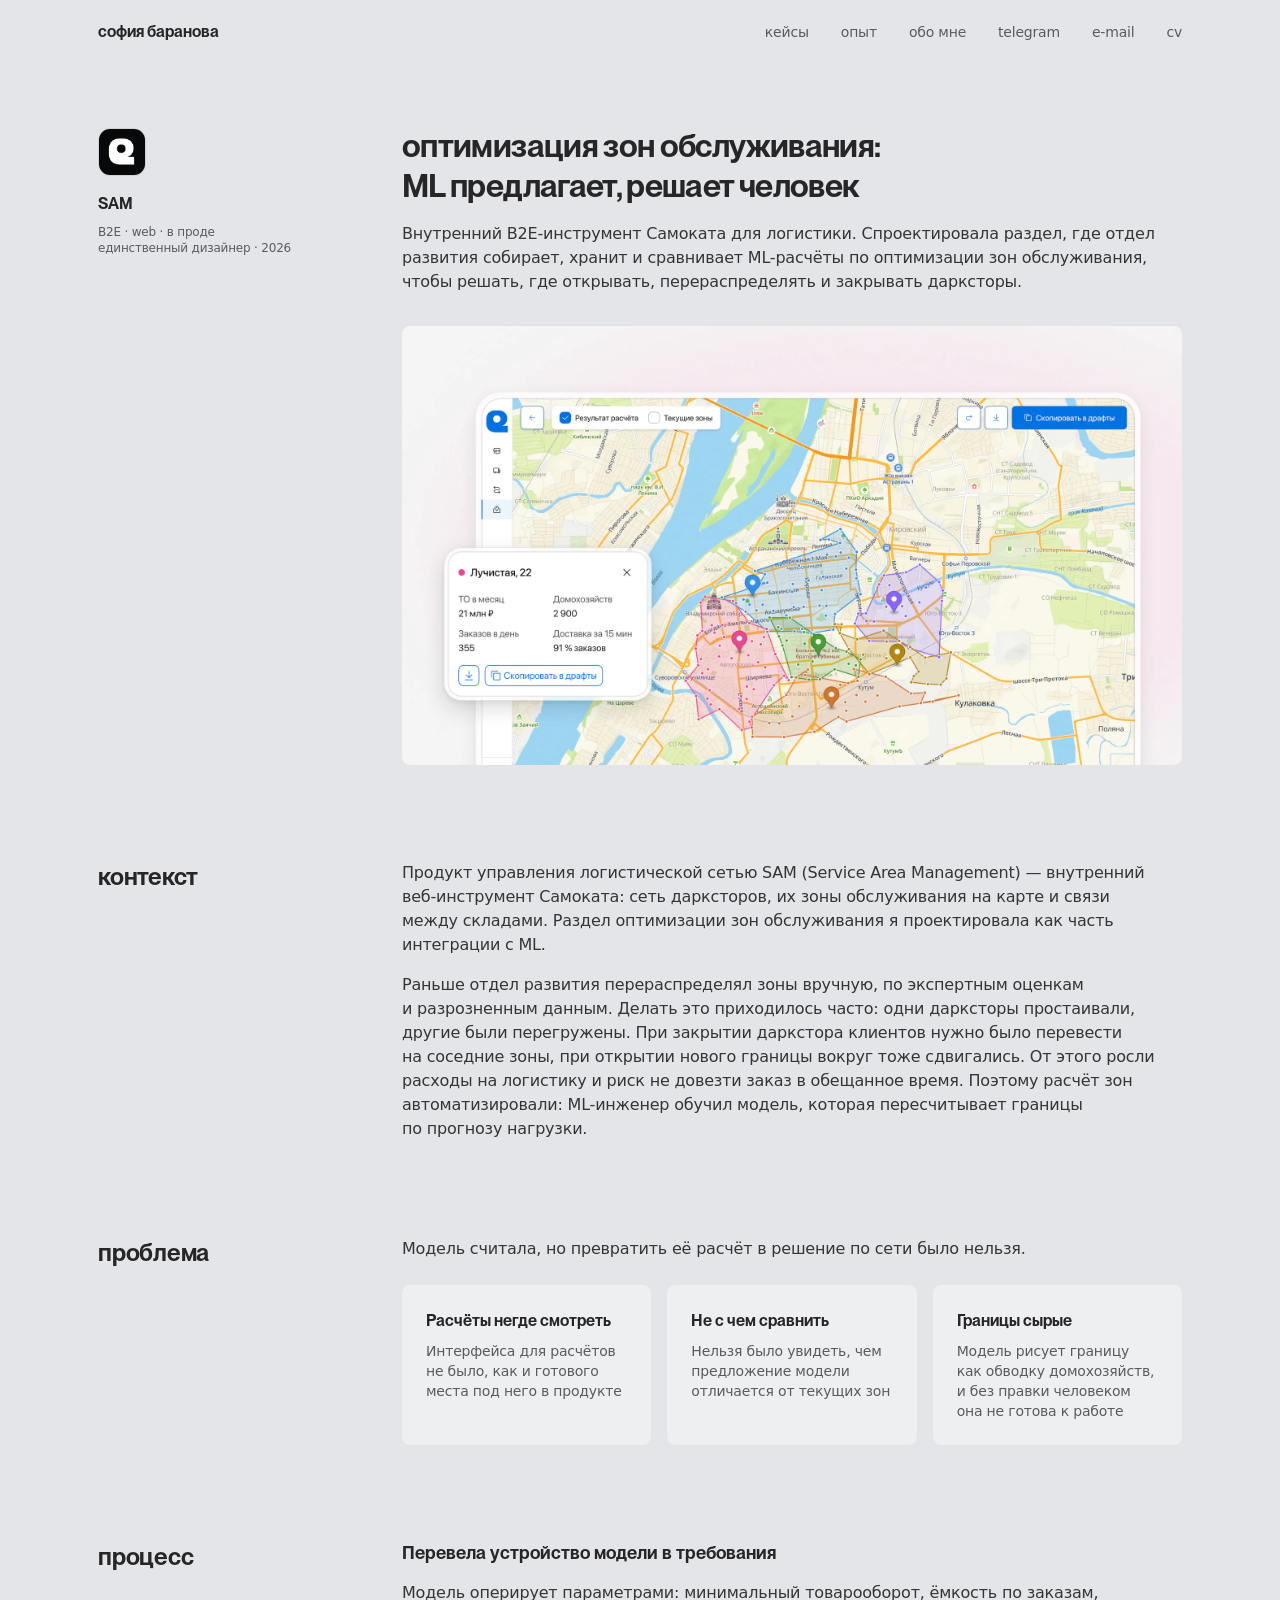
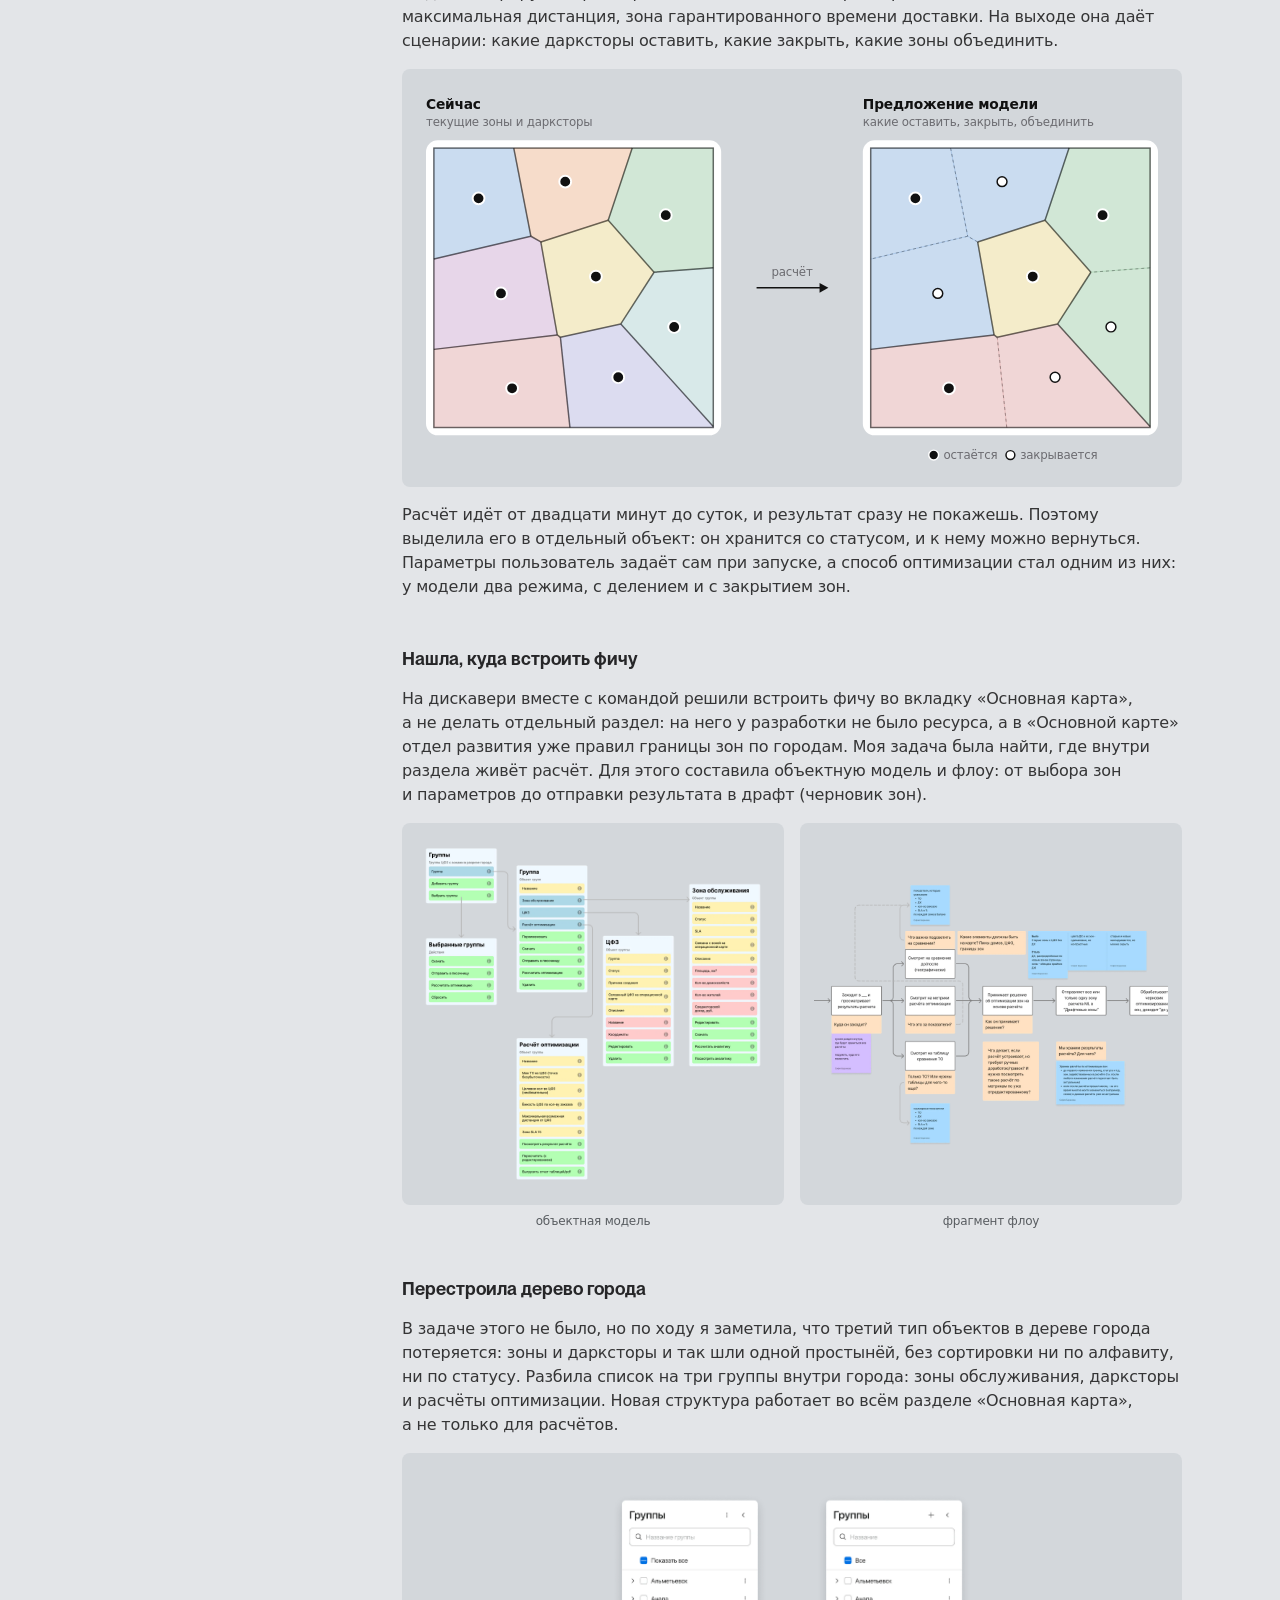
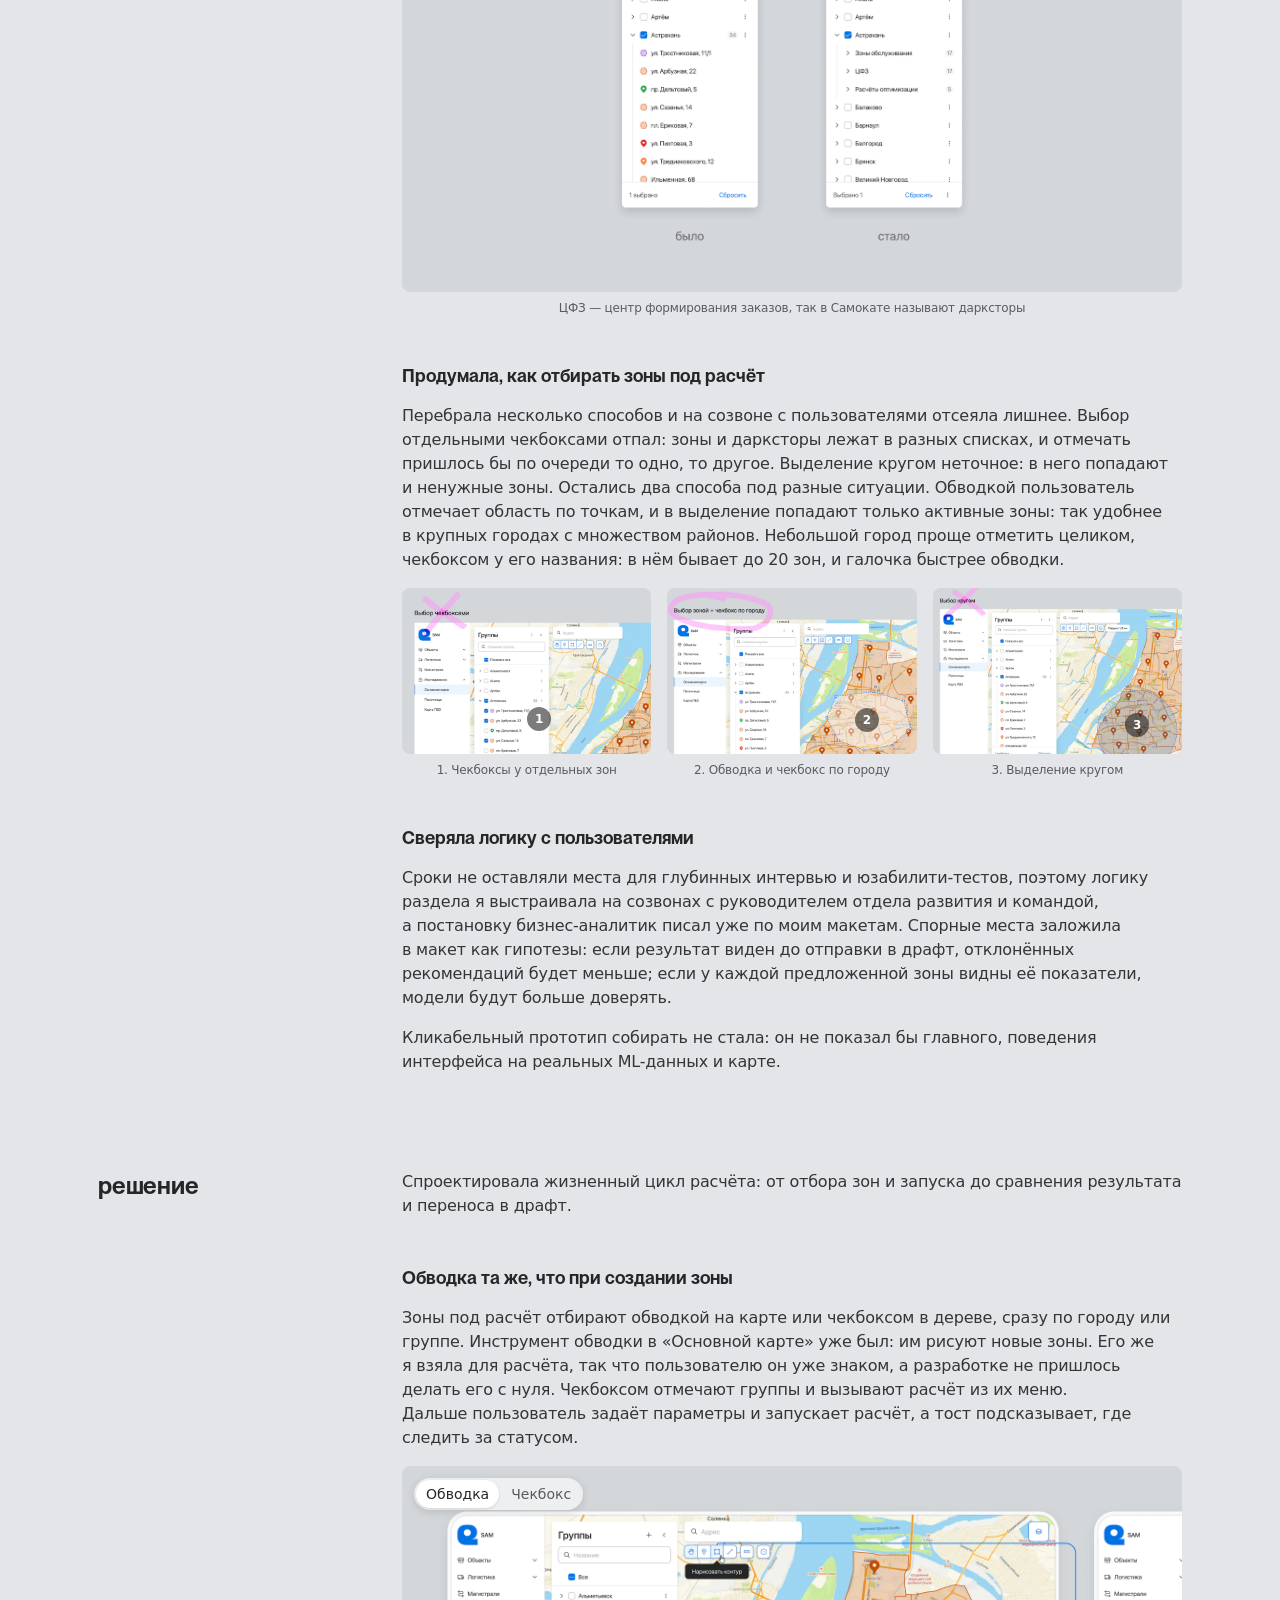
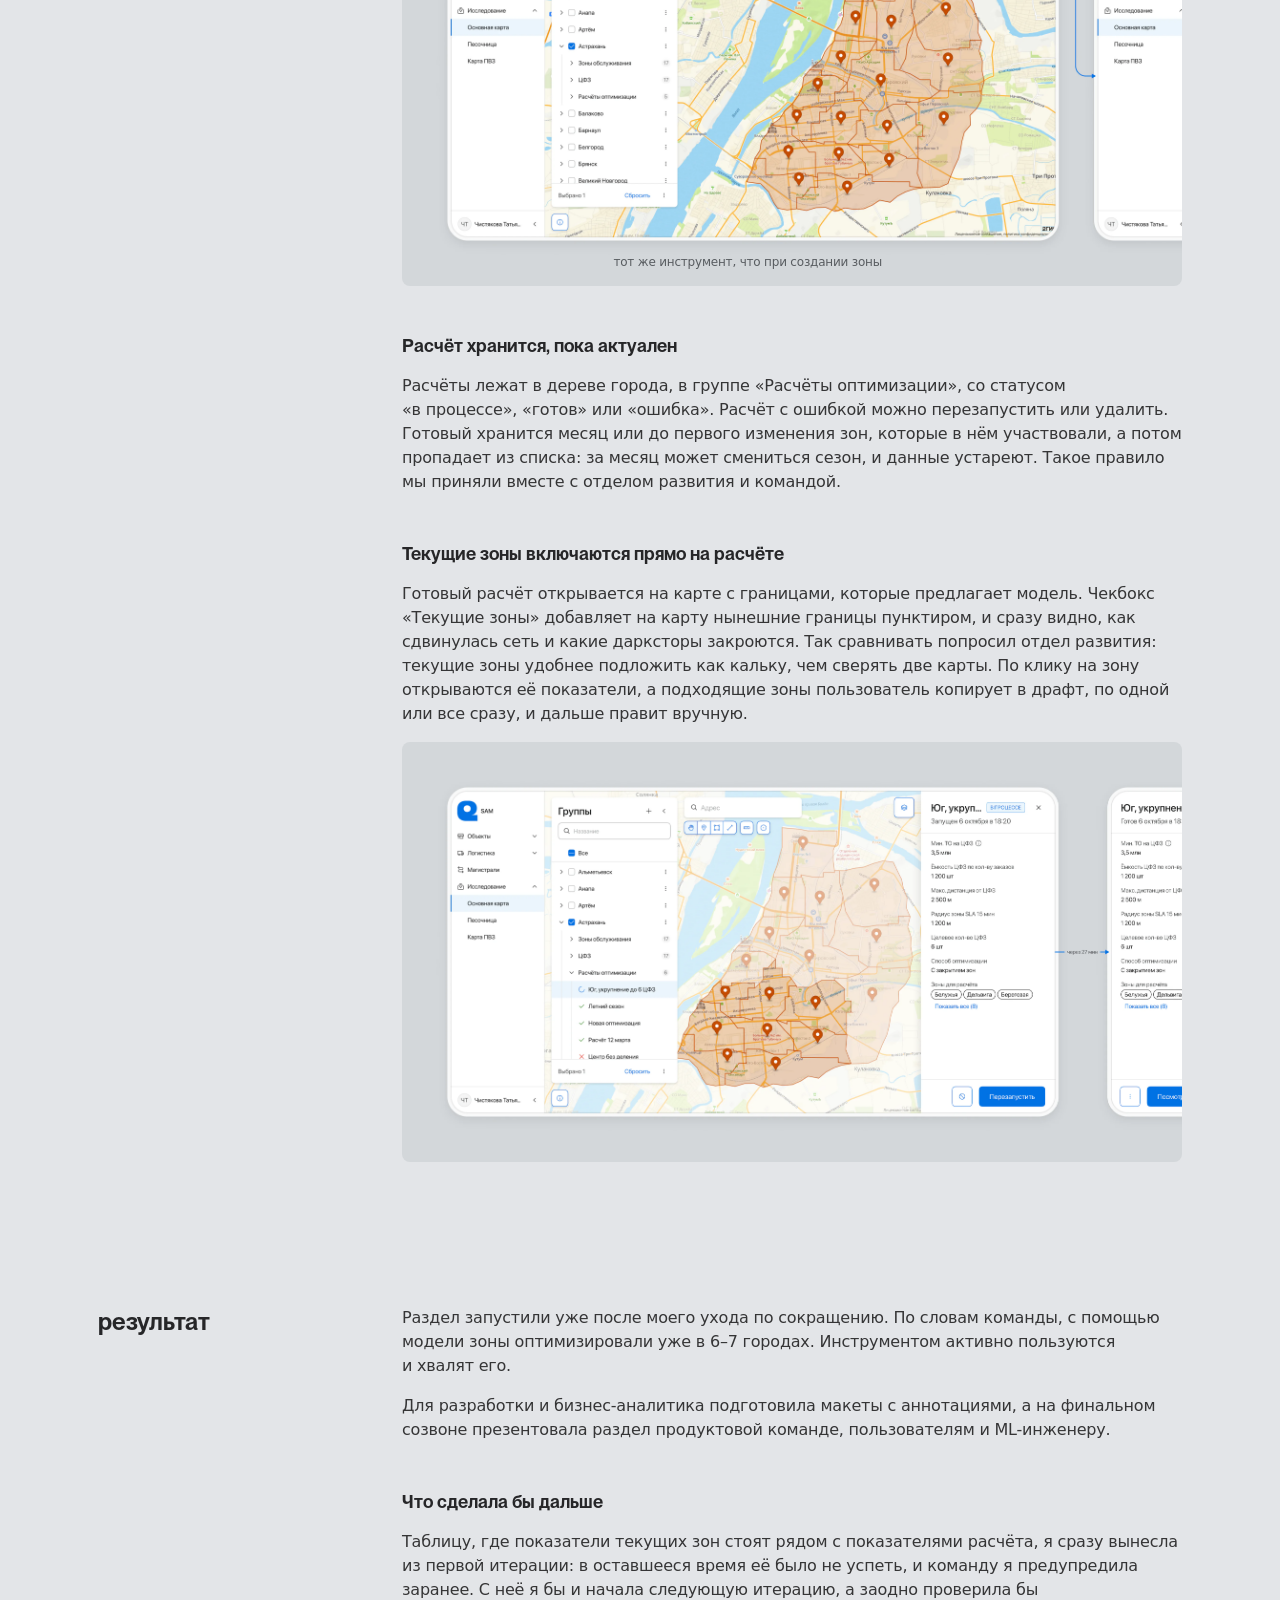
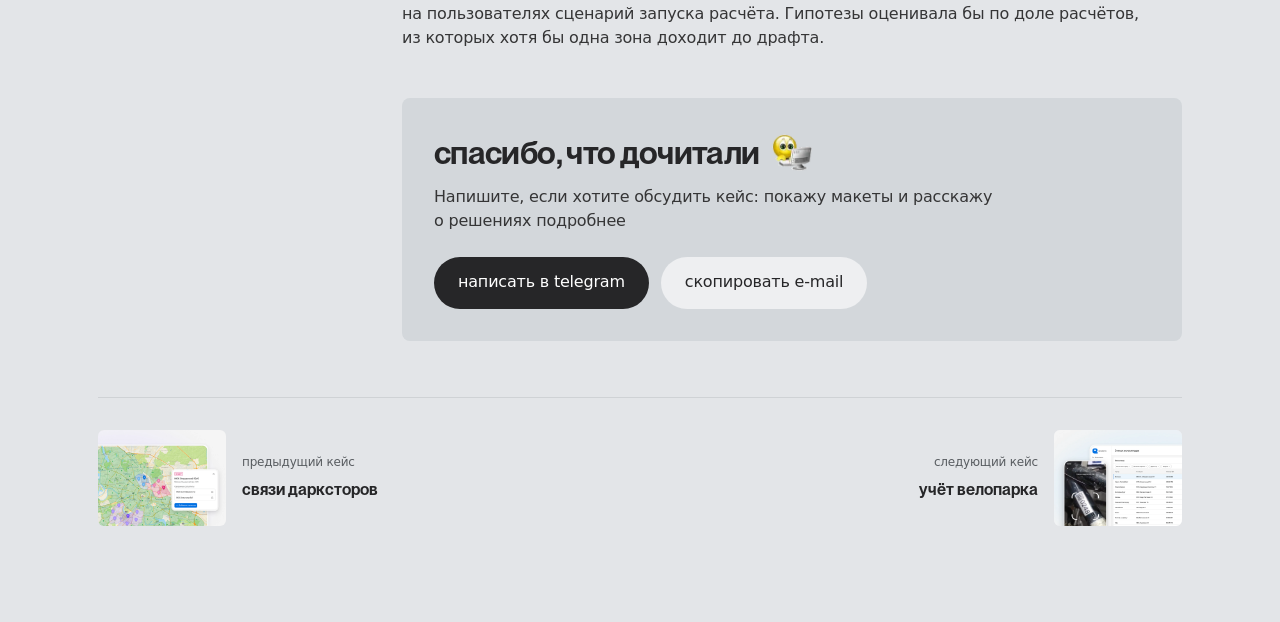
<file: case-zony.html>
<!DOCTYPE html>
<html lang="ru">
<head>
  <meta charset="UTF-8">
  <meta name="viewport" content="width=device-width, initial-scale=1">
  <title>Оптимизация зон обслуживания — София Баранова</title>
  <meta name="description" content="Раздел для ML-расчётов зон обслуживания дарксторов: модель предлагает, решение принимает человек. Внутренний B2E-инструмент Самоката.">

  <!-- превью ссылки в мессенджерах и соцсетях (Телеграм, ВК, HH): картинка 1200×630 лежит в images/og/ -->
  <meta property="og:type" content="website">
  <meta property="og:site_name" content="София Баранова">
  <meta property="og:locale" content="ru_RU">
  <meta property="og:url" content="https://sofia-baranova.github.io/case-zony.html">
  <meta property="og:title" content="Оптимизация зон обслуживания">
  <meta property="og:description" content="Раздел для ML-расчётов зон обслуживания дарксторов: модель предлагает, решение принимает человек. Внутренний B2E-инструмент Самоката.">
  <meta property="og:image" content="https://sofia-baranova.github.io/images/og/og-zony.jpg?v=2">
  <meta property="og:image:width" content="1200">
  <meta property="og:image:height" content="630">
  <meta name="twitter:card" content="summary_large_image">
  <link rel="stylesheet" href="styles.css">
  <link rel="icon" href="favicon-32.png" type="image/png" sizes="32x32">
  <link rel="icon" href="favicon.svg" type="image/svg+xml">
  <link rel="apple-touch-icon" href="apple-touch-icon.png">
</head>
<body>

  <header class="header">
    <div class="header__inner">
      <a class="brand" href="index.html">София Баранова</a>
      <button class="nav-toggle" type="button" aria-label="Меню" aria-expanded="false">
        <svg class="nav-toggle__icon-open" width="22" height="22" viewBox="0 0 24 24" fill="none" stroke="currentColor" stroke-width="2" stroke-linecap="round"><line x1="3" y1="7" x2="21" y2="7"></line><line x1="3" y1="17" x2="21" y2="17"></line></svg>
        <svg class="nav-toggle__icon-close" width="22" height="22" viewBox="0 0 24 24" fill="none" stroke="currentColor" stroke-width="2" stroke-linecap="round"><line x1="18" y1="6" x2="6" y2="18"></line><line x1="6" y1="6" x2="18" y2="18"></line></svg>
      </button>
      <nav class="nav">
        <a href="index.html#cases">кейсы</a>
        <a href="index.html#experience">опыт</a>
        <a href="index.html#about">обо мне</a>
        <a href="https://t.me/thecurehead" target="_blank" rel="noopener">telegram</a>
        <a href="#" class="js-copy-email" data-email="sofiabaranova97@gmail.com">e-mail</a>
        <a href="https://drive.google.com/file/d/1ztFR7P-ESMwh4hIgdmYGF1b9-vSlQf4D/view?usp=sharing" target="_blank" rel="noopener">cv</a>
      </nav>
    </div>
  </header>

  <!-- мобильная выпадающая панель меню — вынесена из .header отдельным элементом, иначе у вложенного backdrop-filter внутри уже блюрящего родителя ломается блюр в Safari -->
  <nav class="nav-mobile">
    <a href="index.html#cases">кейсы</a>
    <a href="index.html#experience">опыт</a>
    <a href="index.html#about">обо мне</a>
    <a href="https://t.me/thecurehead" target="_blank" rel="noopener">telegram</a>
    <a href="#" class="js-copy-email" data-email="sofiabaranova97@gmail.com">e-mail</a>
    <a href="https://drive.google.com/file/d/1ztFR7P-ESMwh4hIgdmYGF1b9-vSlQf4D/view?usp=sharing" target="_blank" rel="noopener">cv</a>
  </nav>

  <main class="page">
    <article class="case">

      <!-- ШАПКА КЕЙСА -->
      <header class="case-hero">
        <div class="case-hero__side">
          <div class="case-hero__logo"><img src="images/logo-sam.png" alt="SAM"></div>
          <div class="case-hero__company"><span class="keep-case">SAM</span></div>
          <div class="case-hero__meta"><span class="keep-case">B2E</span> · web · в&nbsp;проде<br>единственный дизайнер · 2026</div>
        </div>
        <div class="case-hero__main">
          <h1 class="case-hero__title">Оптимизация зон обслуживания: <span class="keep-case">ML</span> предлагает, решает человек</h1>
          <p class="case-hero__lead">Внутренний B2E-инструмент Самоката для логистики. Спроектировала раздел, где отдел развития собирает, хранит и&nbsp;сравнивает ML-расчёты по&nbsp;оптимизации зон обслуживания, чтобы решать, где открывать, перераспределять и&nbsp;закрывать дарксторы.</p>
          <div class="case-hero__cover">
            <img src="images/cover-zony-hero.webp" alt="Результат расчёта зон на карте с карточкой зоны" width="1920" height="1080">
          </div>
        </div>
      </header>

      <!-- КОНТЕКСТ -->
      <section class="cblock" id="context">
        <h2 class="cblock__title">
          <nav class="section-jump section-jump--before"></nav>
          <span class="cblock__title-text">Контекст</span>
          <nav class="section-jump section-jump--after" style="--jn: 4">
            <a href="#problem">Проблема</a>
            <a href="#process">Процесс</a>
            <a href="#solution">Решение</a>
            <a href="#result">Результат</a>
          </nav>
        </h2>
        <div class="cblock__content">
          <p>Продукт управления логистической сетью SAM (Service Area Management)&nbsp;— внутренний веб-инструмент Самоката: сеть дарксторов, их&nbsp;зоны обслуживания на&nbsp;карте и&nbsp;связи между складами. Раздел оптимизации зон обслуживания я&nbsp;проектировала как часть интеграции с&nbsp;ML.</p>
          <p>Раньше отдел развития перераспределял зоны вручную, по&nbsp;экспертным оценкам и&nbsp;разрозненным данным. Делать это приходилось часто: одни дарксторы простаивали, другие были перегружены. При закрытии даркстора клиентов нужно было перевести на&nbsp;соседние зоны, при открытии нового границы вокруг тоже сдвигались. От&nbsp;этого росли расходы на&nbsp;логистику и&nbsp;риск не&nbsp;довезти заказ в&nbsp;обещанное время. Поэтому расчёт зон автоматизировали: ML-инженер обучил модель, которая пересчитывает границы по&nbsp;прогнозу нагрузки.</p>
        </div>
      </section>

      <!-- ПРОБЛЕМА -->
      <section class="cblock" id="problem">
        <h2 class="cblock__title">
          <nav class="section-jump section-jump--before" style="--jn: 1">
            <a href="#context">Контекст</a>
          </nav>
          <span class="cblock__title-text">Проблема</span>
          <nav class="section-jump section-jump--after" style="--jn: 3">
            <a href="#process">Процесс</a>
            <a href="#solution">Решение</a>
            <a href="#result">Результат</a>
          </nav>
        </h2>
        <div class="cblock__content">
          <p>Модель считала, но&nbsp;превратить её&nbsp;расчёт в&nbsp;решение по&nbsp;сети было нельзя.</p>
          <div class="numbered-grid numbered-grid--3">
            <div class="numbered-card">
              <div class="numbered-card__title">Расчёты негде смотреть</div>
              <div class="numbered-card__desc">Интерфейса для расчётов не&nbsp;было, как и&nbsp;готового места под него в&nbsp;продукте</div>
            </div>
            <div class="numbered-card">
              <div class="numbered-card__title">Не&nbsp;с&nbsp;чем сравнить</div>
              <div class="numbered-card__desc">Нельзя было увидеть, чем предложение модели отличается от&nbsp;текущих зон</div>
            </div>
            <div class="numbered-card">
              <div class="numbered-card__title">Границы сырые</div>
              <div class="numbered-card__desc">Модель рисует границу как обводку домохозяйств, и&nbsp;без правки человеком она не&nbsp;готова к&nbsp;работе</div>
            </div>
          </div>
        </div>
      </section>

      <!-- ПРОЦЕСС -->
      <section class="cblock" id="process">
        <h2 class="cblock__title">
          <nav class="section-jump section-jump--before" style="--jn: 2">
            <a href="#context">Контекст</a>
            <a href="#problem">Проблема</a>
          </nav>
          <span class="cblock__title-text">Процесс</span>
          <nav class="section-jump section-jump--after" style="--jn: 2">
            <a href="#solution">Решение</a>
            <a href="#result">Результат</a>
          </nav>
        </h2>
        <div class="cblock__content">
          <h3>Перевела устройство модели в&nbsp;требования</h3>
          <p>Модель оперирует параметрами: минимальный товарооборот, ёмкость по&nbsp;заказам, максимальная дистанция, зона гарантированного времени доставки. На&nbsp;выходе она даёт сценарии: какие дарксторы оставить, какие закрыть, какие зоны объединить.</p>
          <figure class="figure">
            <div class="figure__box" style="aspect-ratio: auto; padding: var(--s5);">
              <svg viewBox="0 0 744 376" width="100%" role="img" aria-label="Схема: текущие зоны дарксторов и предложение модели после расчёта, где часть дарксторов закрыта, а их зоны объединены с соседними" style="display:block;height:auto;font-family:inherit">
              <text x="0" y="16" font-size="14" font-weight="600" fill="#111">Сейчас</text>
              <text x="0" y="34" font-size="12" fill="#6b6b70">текущие зоны и дарксторы</text>
              <text x="444" y="16" font-size="14" font-weight="600" fill="#111">Предложение модели</text>
              <text x="444" y="34" font-size="12" fill="#6b6b70">какие оставить, закрыть, объединить</text>
              <rect x="0" y="48" width="300" height="300" rx="12" fill="#fff"/>
              <polygon points="8,56 89.2,56.0 106.6,145.6 8.0,168.8" fill="#7aa7d9" fill-opacity=".4" stroke="#7aa7d9" stroke-opacity=".4" stroke-width=".6"/>
              <polygon points="89.2,56.0 209.6,56.0 185.2,129.3 116.7,151.4 106.6,145.6" fill="#e8a87c" fill-opacity=".4" stroke="#e8a87c" stroke-opacity=".4" stroke-width=".6"/>
              <polygon points="209.6,56.0 292,56 292.0,177.7 231.8,182.2 185.2,129.3" fill="#8cc49a" fill-opacity=".4" stroke="#8cc49a" stroke-opacity=".4" stroke-width=".6"/>
              <polygon points="8.0,260.6 8.0,168.8 106.6,145.6 116.7,151.4 133.4,245.9" fill="#c49ac9" fill-opacity=".4" stroke="#c49ac9" stroke-opacity=".4" stroke-width=".6"/>
              <polygon points="133.4,245.9 116.7,151.4 185.2,129.3 231.8,182.2 198.0,234.7 136.6,248.3" fill="#e3cf7a" fill-opacity=".4" stroke="#e3cf7a" stroke-opacity=".4" stroke-width=".6"/>
              <polygon points="292.0,177.7 292.0,339.1 198.0,234.7 231.8,182.2" fill="#9fc7c9" fill-opacity=".4" stroke="#9fc7c9" stroke-opacity=".4" stroke-width=".6"/>
              <polygon points="146.3,340.0 8,340 8.0,260.6 133.4,245.9 136.6,248.3" fill="#d99a9a" fill-opacity=".4" stroke="#d99a9a" stroke-opacity=".4" stroke-width=".6"/>
              <polygon points="292.0,339.1 292,340 146.3,340.0 136.6,248.3 198.0,234.7" fill="#a7a7d9" fill-opacity=".4" stroke="#a7a7d9" stroke-opacity=".4" stroke-width=".6"/>
              <line x1="89.2" y1="56.0" x2="106.6" y2="145.6" stroke="#111" stroke-opacity=".6" stroke-width="1.5"/>
              <line x1="106.6" y1="145.6" x2="8.0" y2="168.8" stroke="#111" stroke-opacity=".6" stroke-width="1.5"/>
              <line x1="209.6" y1="56.0" x2="185.2" y2="129.3" stroke="#111" stroke-opacity=".6" stroke-width="1.5"/>
              <line x1="116.7" y1="151.4" x2="106.6" y2="145.6" stroke="#111" stroke-opacity=".6" stroke-width="1.5"/>
              <line x1="185.2" y1="129.3" x2="116.7" y2="151.4" stroke="#111" stroke-opacity=".6" stroke-width="1.5"/>
              <line x1="231.8" y1="182.2" x2="185.2" y2="129.3" stroke="#111" stroke-opacity=".6" stroke-width="1.5"/>
              <line x1="292.0" y1="177.7" x2="231.8" y2="182.2" stroke="#111" stroke-opacity=".6" stroke-width="1.5"/>
              <line x1="116.7" y1="151.4" x2="133.4" y2="245.9" stroke="#111" stroke-opacity=".6" stroke-width="1.5"/>
              <line x1="8.0" y1="260.6" x2="133.4" y2="245.9" stroke="#111" stroke-opacity=".6" stroke-width="1.5"/>
              <line x1="231.8" y1="182.2" x2="198.0" y2="234.7" stroke="#111" stroke-opacity=".6" stroke-width="1.5"/>
              <line x1="133.4" y1="245.9" x2="136.6" y2="248.3" stroke="#111" stroke-opacity=".6" stroke-width="1.5"/>
              <line x1="198.0" y1="234.7" x2="136.6" y2="248.3" stroke="#111" stroke-opacity=".6" stroke-width="1.5"/>
              <line x1="292.0" y1="339.1" x2="198.0" y2="234.7" stroke="#111" stroke-opacity=".6" stroke-width="1.5"/>
              <line x1="146.3" y1="340.0" x2="136.6" y2="248.3" stroke="#111" stroke-opacity=".6" stroke-width="1.5"/>
              <rect x="8" y="56" width="284" height="284" fill="none" stroke="#111" stroke-opacity=".6" stroke-width="1.5"/>
              <circle cx="53.4" cy="107.1" r="6" fill="#111" stroke="#fff" stroke-width="2"/>
              <circle cx="141.5" cy="90.1" r="6" fill="#111" stroke="#fff" stroke-width="2"/>
              <circle cx="243.7" cy="124.2" r="6" fill="#111" stroke="#fff" stroke-width="2"/>
              <circle cx="76.2" cy="203.7" r="6" fill="#111" stroke="#fff" stroke-width="2"/>
              <circle cx="172.7" cy="186.6" r="6" fill="#111" stroke="#fff" stroke-width="2"/>
              <circle cx="252.2" cy="237.8" r="6" fill="#111" stroke="#fff" stroke-width="2"/>
              <circle cx="87.5" cy="300.2" r="6" fill="#111" stroke="#fff" stroke-width="2"/>
              <circle cx="195.4" cy="288.9" r="6" fill="#111" stroke="#fff" stroke-width="2"/>
              <rect x="444" y="48" width="300" height="300" rx="12" fill="#fff"/>
              <polygon points="452,56 533.2,56.0 550.6,145.6 452.0,168.8" fill="#7aa7d9" fill-opacity=".4" stroke="#7aa7d9" stroke-opacity=".4" stroke-width=".6"/>
              <polygon points="533.2,56.0 653.6,56.0 629.2,129.3 560.7,151.4 550.6,145.6" fill="#7aa7d9" fill-opacity=".4" stroke="#7aa7d9" stroke-opacity=".4" stroke-width=".6"/>
              <polygon points="653.6,56.0 736,56 736.0,177.7 675.8,182.2 629.2,129.3" fill="#8cc49a" fill-opacity=".4" stroke="#8cc49a" stroke-opacity=".4" stroke-width=".6"/>
              <polygon points="452.0,260.6 452.0,168.8 550.6,145.6 560.7,151.4 577.4,245.9" fill="#7aa7d9" fill-opacity=".4" stroke="#7aa7d9" stroke-opacity=".4" stroke-width=".6"/>
              <polygon points="577.4,245.9 560.7,151.4 629.2,129.3 675.8,182.2 642.0,234.7 580.6,248.3" fill="#e3cf7a" fill-opacity=".4" stroke="#e3cf7a" stroke-opacity=".4" stroke-width=".6"/>
              <polygon points="736.0,177.7 736.0,339.1 642.0,234.7 675.8,182.2" fill="#8cc49a" fill-opacity=".4" stroke="#8cc49a" stroke-opacity=".4" stroke-width=".6"/>
              <polygon points="590.3,340.0 452,340 452.0,260.6 577.4,245.9 580.6,248.3" fill="#d99a9a" fill-opacity=".4" stroke="#d99a9a" stroke-opacity=".4" stroke-width=".6"/>
              <polygon points="736.0,339.1 736,340 590.3,340.0 580.6,248.3 642.0,234.7" fill="#d99a9a" fill-opacity=".4" stroke="#d99a9a" stroke-opacity=".4" stroke-width=".6"/>
              <line x1="533.2" y1="56.0" x2="550.6" y2="145.6" stroke="#111" stroke-opacity=".35" stroke-dasharray="3 3"/>
              <line x1="550.6" y1="145.6" x2="452.0" y2="168.8" stroke="#111" stroke-opacity=".35" stroke-dasharray="3 3"/>
              <line x1="653.6" y1="56.0" x2="629.2" y2="129.3" stroke="#111" stroke-opacity=".6" stroke-width="1.5"/>
              <line x1="560.7" y1="151.4" x2="550.6" y2="145.6" stroke="#111" stroke-opacity=".35" stroke-dasharray="3 3"/>
              <line x1="629.2" y1="129.3" x2="560.7" y2="151.4" stroke="#111" stroke-opacity=".6" stroke-width="1.5"/>
              <line x1="675.8" y1="182.2" x2="629.2" y2="129.3" stroke="#111" stroke-opacity=".6" stroke-width="1.5"/>
              <line x1="736.0" y1="177.7" x2="675.8" y2="182.2" stroke="#111" stroke-opacity=".35" stroke-dasharray="3 3"/>
              <line x1="560.7" y1="151.4" x2="577.4" y2="245.9" stroke="#111" stroke-opacity=".6" stroke-width="1.5"/>
              <line x1="452.0" y1="260.6" x2="577.4" y2="245.9" stroke="#111" stroke-opacity=".6" stroke-width="1.5"/>
              <line x1="675.8" y1="182.2" x2="642.0" y2="234.7" stroke="#111" stroke-opacity=".6" stroke-width="1.5"/>
              <line x1="577.4" y1="245.9" x2="580.6" y2="248.3" stroke="#111" stroke-opacity=".6" stroke-width="1.5"/>
              <line x1="642.0" y1="234.7" x2="580.6" y2="248.3" stroke="#111" stroke-opacity=".6" stroke-width="1.5"/>
              <line x1="736.0" y1="339.1" x2="642.0" y2="234.7" stroke="#111" stroke-opacity=".6" stroke-width="1.5"/>
              <line x1="590.3" y1="340.0" x2="580.6" y2="248.3" stroke="#111" stroke-opacity=".35" stroke-dasharray="3 3"/>
              <rect x="452" y="56" width="284" height="284" fill="none" stroke="#111" stroke-opacity=".6" stroke-width="1.5"/>
              <circle cx="497.4" cy="107.1" r="6" fill="#111" stroke="#fff" stroke-width="2"/>
              <circle cx="585.5" cy="90.1" r="5" fill="#fff" stroke="#111" stroke-width="1.5"/>
              <circle cx="687.7" cy="124.2" r="6" fill="#111" stroke="#fff" stroke-width="2"/>
              <circle cx="520.2" cy="203.7" r="5" fill="#fff" stroke="#111" stroke-width="1.5"/>
              <circle cx="616.7" cy="186.6" r="6" fill="#111" stroke="#fff" stroke-width="2"/>
              <circle cx="696.2" cy="237.8" r="5" fill="#fff" stroke="#111" stroke-width="1.5"/>
              <circle cx="531.5" cy="300.2" r="6" fill="#111" stroke="#fff" stroke-width="2"/>
              <circle cx="639.4" cy="288.9" r="5" fill="#fff" stroke="#111" stroke-width="1.5"/>
              <text x="372.0" y="186.0" font-size="12" fill="#6b6b70" text-anchor="middle">расчёт</text>
              <line x1="336.0" y1="198.0" x2="402.0" y2="198.0" stroke="#111" stroke-width="1.5"/>
              <path d="M400.0 193.0 L409.0 198.0 L400.0 203.0 z" fill="#111"/>
              <circle cx="516" cy="368" r="5" fill="#111" stroke="#fff" stroke-width="1.5"/>
              <text x="526" y="372" font-size="12" fill="#6b6b70">остаётся</text>
              <circle cx="594" cy="368" r="4.5" fill="#fff" stroke="#111" stroke-width="1.5"/>
              <text x="604" y="372" font-size="12" fill="#6b6b70">закрывается</text>
              </svg>
            </div>
          </figure>
          <p>Расчёт идёт от&nbsp;двадцати минут до&nbsp;суток, и&nbsp;результат сразу не&nbsp;покажешь. Поэтому выделила его в&nbsp;отдельный объект: он&nbsp;хранится со&nbsp;статусом, и&nbsp;к&nbsp;нему можно вернуться. Параметры пользователь задаёт сам при запуске, а&nbsp;способ оптимизации стал одним из&nbsp;них: у&nbsp;модели два режима, с&nbsp;делением и&nbsp;с&nbsp;закрытием зон.</p>

          <h3>Нашла, куда встроить фичу</h3>
          <p>На&nbsp;дискавери вместе с&nbsp;командой решили встроить фичу во&nbsp;вкладку «Основная карта», а&nbsp;не&nbsp;делать отдельный раздел: на&nbsp;него у&nbsp;разработки не&nbsp;было ресурса, а&nbsp;в&nbsp;«Основной карте» отдел развития уже правил границы зон по&nbsp;городам. Моя задача была найти, где внутри раздела живёт расчёт. Для этого составила объектную модель и&nbsp;флоу: от&nbsp;выбора зон и&nbsp;параметров до&nbsp;отправки результата в&nbsp;драфт (черновик зон).</p>
          <div class="figure-pair" style="margin-bottom: var(--s6);">
            <figure class="figure">
              <div class="figure__box figure__box--illustration figure__box--square" data-lightbox-open="lightbox-object-model">
                <img src="images/object-model.webp" alt="Объектная модель раздела: группа, зоны обслуживания, ЦФЗ и новый объект «Расчёт оптимизации» с параметрами и действиями" loading="lazy">
                <button class="wide-scroll__expand" data-lightbox-open="lightbox-object-model" aria-label="Открыть на весь экран">
                  <svg viewBox="0 0 24 24" width="16" height="16" fill="currentColor"><path d="M9.79,12.79,4,18.59V17a1,1,0,0,0-2,0v4a1,1,0,0,0,.08.38,1,1,0,0,0,.54.54A1,1,0,0,0,3,22H7a1,1,0,0,0,0-2H5.41l5.8-5.79a1,1,0,0,0-1.42-1.42ZM21.92,2.62a1,1,0,0,0-.54-.54A1,1,0,0,0,21,2H17a1,1,0,0,0,0,2h1.59l-5.8,5.79a1,1,0,0,0,0,1.42,1,1,0,0,0,1.42,0L20,5.41V7a1,1,0,0,0,2,0V3A1,1,0,0,0,21.92,2.62Z"></path></svg>
                </button>
              </div>
              <div class="artifact__caption">объектная модель</div>
            </figure>
            <figure class="figure">
              <div class="figure__box figure__box--illustration figure__box--square" data-lightbox-open="lightbox-flow">
                <img src="images/flow.webp" alt="Фрагмент флоу: просмотр результатов расчёта, сравнение на карте, по метрикам и по таблице, принятие решения и отправка в драфтовые зоны, со стикерами-вопросами" loading="lazy">
                <button class="wide-scroll__expand" data-lightbox-open="lightbox-flow" aria-label="Открыть на весь экран">
                  <svg viewBox="0 0 24 24" width="16" height="16" fill="currentColor"><path d="M9.79,12.79,4,18.59V17a1,1,0,0,0-2,0v4a1,1,0,0,0,.08.38,1,1,0,0,0,.54.54A1,1,0,0,0,3,22H7a1,1,0,0,0,0-2H5.41l5.8-5.79a1,1,0,0,0-1.42-1.42ZM21.92,2.62a1,1,0,0,0-.54-.54A1,1,0,0,0,21,2H17a1,1,0,0,0,0,2h1.59l-5.8,5.79a1,1,0,0,0,0,1.42,1,1,0,0,0,1.42,0L20,5.41V7a1,1,0,0,0,2,0V3A1,1,0,0,0,21.92,2.62Z"></path></svg>
                </button>
              </div>
              <div class="artifact__caption">фрагмент флоу</div>
            </figure>
          </div>
          <h3>Перестроила дерево города</h3>
          <p>В&nbsp;задаче этого не&nbsp;было, но&nbsp;по&nbsp;ходу я&nbsp;заметила, что третий тип объектов в&nbsp;дереве города потеряется: зоны и&nbsp;дарксторы и&nbsp;так шли одной простынёй, без сортировки ни&nbsp;по&nbsp;алфавиту, ни&nbsp;по&nbsp;статусу. Разбила список на&nbsp;три группы внутри города: зоны обслуживания, дарксторы и&nbsp;расчёты оптимизации. Новая структура работает во&nbsp;всём разделе «Основная карта», а&nbsp;не&nbsp;только для расчётов.</p>

          <div class="lightbox lightbox--photo" id="lightbox-object-model">
            <button class="lightbox__close" aria-label="Закрыть"><svg viewBox="0 0 24 24" width="18" height="18" fill="currentColor"><path d="M13.41,12l6.3-6.29a1,1,0,1,0-1.42-1.42L12,10.59,5.71,4.29A1,1,0,0,0,4.29,5.71L10.59,12l-6.3,6.29a1,1,0,0,0,0,1.42,1,1,0,0,0,1.42,0L12,13.41l6.29,6.3a1,1,0,0,0,1.42,0,1,1,0,0,0,0-1.42Z"></path></svg></button>
            <div class="lightbox__scroll"><img src="images/object-model.webp" alt="Объектная модель раздела: группа, зоны обслуживания, ЦФЗ и новый объект «Расчёт оптимизации» с параметрами и действиями" loading="lazy"></div>
          </div>
          <div class="lightbox lightbox--photo" id="lightbox-flow">
            <button class="lightbox__close" aria-label="Закрыть"><svg viewBox="0 0 24 24" width="18" height="18" fill="currentColor"><path d="M13.41,12l6.3-6.29a1,1,0,1,0-1.42-1.42L12,10.59,5.71,4.29A1,1,0,0,0,4.29,5.71L10.59,12l-6.3,6.29a1,1,0,0,0,0,1.42,1,1,0,0,0,1.42,0L12,13.41l6.29,6.3a1,1,0,0,0,1.42,0,1,1,0,0,0,0-1.42Z"></path></svg></button>
            <div class="lightbox__scroll"><img src="images/flow.webp" alt="Фрагмент флоу: просмотр результатов расчёта, сравнение на карте, по метрикам и по таблице, принятие решения и отправка в драфтовые зоны, со стикерами-вопросами" loading="lazy"></div>
          </div>

          <figure class="figure" style="margin-top: var(--s4);">
            <div class="figure__box figure__box--illustration" data-lightbox-open="lightbox-accordions">
              <img src="images/accordions-before-after.webp" alt="Было: при раскрытии города зоны и дарксторы идут одним списком. Стало: внутри города три группы: зоны обслуживания, ЦФЗ и расчёты оптимизации" loading="lazy">
              <button class="wide-scroll__expand" data-lightbox-open="lightbox-accordions" aria-label="Открыть на весь экран">
                <svg viewBox="0 0 24 24" width="16" height="16" fill="currentColor"><path d="M9.79,12.79,4,18.59V17a1,1,0,0,0-2,0v4a1,1,0,0,0,.08.38,1,1,0,0,0,.54.54A1,1,0,0,0,3,22H7a1,1,0,0,0,0-2H5.41l5.8-5.79a1,1,0,0,0-1.42-1.42ZM21.92,2.62a1,1,0,0,0-.54-.54A1,1,0,0,0,21,2H17a1,1,0,0,0,0,2h1.59l-5.8,5.79a1,1,0,0,0,0,1.42,1,1,0,0,0,1.42,0L20,5.41V7a1,1,0,0,0,2,0V3A1,1,0,0,0,21.92,2.62Z"></path></svg>
              </button>
            </div>
            <div class="artifact__caption">ЦФЗ&nbsp;— центр формирования заказов, так в&nbsp;Самокате называют дарксторы</div>
          </figure>

          <div class="lightbox lightbox--photo" id="lightbox-accordions">
            <button class="lightbox__close" aria-label="Закрыть"><svg viewBox="0 0 24 24" width="18" height="18" fill="currentColor"><path d="M13.41,12l6.3-6.29a1,1,0,1,0-1.42-1.42L12,10.59,5.71,4.29A1,1,0,0,0,4.29,5.71L10.59,12l-6.3,6.29a1,1,0,0,0,0,1.42,1,1,0,0,0,1.42,0L12,13.41l6.29,6.3a1,1,0,0,0,1.42,0,1,1,0,0,0,0-1.42Z"></path></svg></button>
            <div class="lightbox__scroll"><img src="images/accordions-before-after.webp" alt="Было: при раскрытии города зоны и дарксторы идут одним списком. Стало: внутри города три группы: зоны обслуживания, ЦФЗ и расчёты оптимизации" loading="lazy"></div>
          </div>

          <h3>Продумала, как отбирать зоны под расчёт</h3>
          <p>Перебрала несколько способов и&nbsp;на&nbsp;созвоне с&nbsp;пользователями отсеяла лишнее. Выбор отдельными чекбоксами отпал: зоны и&nbsp;дарксторы лежат в&nbsp;разных списках, и&nbsp;отмечать пришлось&nbsp;бы по&nbsp;очереди то&nbsp;одно, то&nbsp;другое. Выделение кругом неточное: в&nbsp;него попадают и&nbsp;ненужные зоны. Остались два способа под разные ситуации. Обводкой пользователь отмечает область по&nbsp;точкам, и&nbsp;в&nbsp;выделение попадают только активные зоны: так удобнее в&nbsp;крупных городах с&nbsp;множеством районов. Небольшой город проще отметить целиком, чекбоксом у&nbsp;его названия: в&nbsp;нём бывает до&nbsp;20&nbsp;зон, и&nbsp;галочка быстрее обводки.</p>
          <div class="sketch-crops">
            <figure>
              <div class="sketch-crop" data-lightbox-open="lightbox-lofi" data-mark="1">
                <img src="images/zones-crop-checkbox.webp" alt="Набросок: выбор зон отдельными чекбоксами в дереве, вариант перечёркнут" width="750" height="500" loading="lazy">
                <span class="sketch-mark" style="left:55%; top:79%">1</span>
              </div>
              <figcaption class="artifact__caption">1. Чекбоксы у&nbsp;отдельных зон</figcaption>
            </figure>
            <figure>
              <div class="sketch-crop" data-lightbox-open="lightbox-lofi" data-mark="2">
                <img src="images/zones-crop-drawing.webp" alt="Набросок: обводка области на карте и чекбокс по городу, вариант обведён как выбранный" width="750" height="500" loading="lazy">
                <span class="sketch-mark" style="left:80%; top:80%">2</span>
              </div>
              <figcaption class="artifact__caption">2. Обводка и&nbsp;чекбокс по&nbsp;городу</figcaption>
            </figure>
            <figure>
              <div class="sketch-crop" data-lightbox-open="lightbox-lofi" data-mark="3">
                <img src="images/zones-crop-circle.webp" alt="Набросок: выделение зон кругом на карте, вариант перечёркнут" width="750" height="500" loading="lazy">
                <span class="sketch-mark" style="left:82%; top:83%">3</span>
              </div>
              <figcaption class="artifact__caption">3. Выделение кругом</figcaption>
            </figure>
          </div>

          <h3>Сверяла логику с&nbsp;пользователями</h3>
          <p>Сроки не&nbsp;оставляли места для глубинных интервью и&nbsp;юзабилити-тестов, поэтому логику раздела я&nbsp;выстраивала на&nbsp;созвонах с&nbsp;руководителем отдела развития и&nbsp;командой, а&nbsp;постановку бизнес-аналитик писал уже по&nbsp;моим макетам. Спорные места заложила в&nbsp;макет как гипотезы: если результат виден до&nbsp;отправки в&nbsp;драфт, отклонённых рекомендаций будет меньше; если у&nbsp;каждой предложенной зоны видны её&nbsp;показатели, модели будут больше доверять.</p>
          <p>Кликабельный прототип собирать не&nbsp;стала: он&nbsp;не&nbsp;показал&nbsp;бы главного, поведения интерфейса на&nbsp;реальных ML-данных и&nbsp;карте.</p>
        </div>
      </section>

      <!-- РЕШЕНИЕ -->
      <section class="cblock" id="solution">
        <h2 class="cblock__title">
          <nav class="section-jump section-jump--before" style="--jn: 3">
            <a href="#context">Контекст</a>
            <a href="#problem">Проблема</a>
            <a href="#process">Процесс</a>
          </nav>
          <span class="cblock__title-text">Решение</span>
          <nav class="section-jump section-jump--after" style="--jn: 1">
            <a href="#result">Результат</a>
          </nav>
        </h2>
        <div class="cblock__content">
          <p>Спроектировала жизненный цикл расчёта: от&nbsp;отбора зон и&nbsp;запуска до&nbsp;сравнения результата и&nbsp;переноса в&nbsp;драфт.</p>

          <h3>Обводка та&nbsp;же, что при создании зоны</h3>
          <p>Зоны под расчёт отбирают обводкой на&nbsp;карте или чекбоксом в&nbsp;дереве, сразу по&nbsp;городу или группе. Инструмент обводки в&nbsp;«Основной карте» уже был: им&nbsp;рисуют новые зоны. Его&nbsp;же я&nbsp;взяла для расчёта, так что пользователю он&nbsp;уже знаком, а&nbsp;разработке не&nbsp;пришлось делать его с&nbsp;нуля. Чекбоксом отмечают группы и&nbsp;вызывают расчёт из&nbsp;их&nbsp;меню. Дальше пользователь задаёт параметры и&nbsp;запускает расчёт, а&nbsp;тост подсказывает, где следить за&nbsp;статусом.</p>
          <div class="wide-scroll">
            <div class="scenario-tabs" role="tablist">
              <button class="scenario-tabs__tab is-active" type="button" role="tab" aria-selected="true" data-tab="calc-drawing">Обводка</button>
              <button class="scenario-tabs__tab" type="button" role="tab" aria-selected="false" data-tab="calc-checkbox">Чекбокс</button>
            </div>
            <div class="wide-scroll__track is-active" data-tab-panel="calc-drawing" data-lightbox-open="lightbox-calc-drawing">
              <div class="strip">
                <img src="images/calc-create-drawing.webp" alt="Раскадровка создания расчёта обводкой: выделение области на карте, ввод параметров, запуск расчёта" loading="lazy">
                <span class="strip-cap" style="left:10%; top:92.5%">тот&nbsp;же инструмент, что при создании зоны</span>
              </div>
            </div>
            <div class="wide-scroll__track" data-tab-panel="calc-checkbox" data-lightbox-open="lightbox-calc-checkbox">
              <div class="strip">
                <img src="images/calc-create-checkbox.webp" alt="Раскадровка создания расчёта чекбоксом: выбор города в дереве, ввод параметров, запуск расчёта" loading="lazy">
                <span class="strip-cap" style="left:58.1%; top:92.5%">способ оптимизации тоже параметр</span>
              </div>
            </div>
            <button class="wide-scroll__expand" data-lightbox-open="lightbox-calc-drawing" aria-label="Открыть на весь экран">
              <svg viewBox="0 0 24 24" width="16" height="16" fill="currentColor"><path d="M9.79,12.79,4,18.59V17a1,1,0,0,0-2,0v4a1,1,0,0,0,.08.38,1,1,0,0,0,.54.54A1,1,0,0,0,3,22H7a1,1,0,0,0,0-2H5.41l5.8-5.79a1,1,0,0,0-1.42-1.42ZM21.92,2.62a1,1,0,0,0-.54-.54A1,1,0,0,0,21,2H17a1,1,0,0,0,0,2h1.59l-5.8,5.79a1,1,0,0,0,0,1.42,1,1,0,0,0,1.42,0L20,5.41V7a1,1,0,0,0,2,0V3A1,1,0,0,0,21.92,2.62Z"></path></svg>
            </button>
          </div>

          <div class="lightbox" id="lightbox-calc-drawing">
            <button class="lightbox__close" aria-label="Закрыть"><svg viewBox="0 0 24 24" width="18" height="18" fill="currentColor"><path d="M13.41,12l6.3-6.29a1,1,0,1,0-1.42-1.42L12,10.59,5.71,4.29A1,1,0,0,0,4.29,5.71L10.59,12l-6.3,6.29a1,1,0,0,0,0,1.42,1,1,0,0,0,1.42,0L12,13.41l6.29,6.3a1,1,0,0,0,1.42,0,1,1,0,0,0,0-1.42Z"></path></svg></button>
            <div class="lightbox__scroll"><div class="strip">
              <img src="images/calc-create-drawing.webp" alt="Раскадровка создания расчёта обводкой: выделение области на карте, ввод параметров, запуск расчёта" loading="lazy">
              <span class="strip-cap" style="left:10%; top:92.5%">тот&nbsp;же инструмент, что при создании зоны</span>
            </div></div>
          </div>
          <div class="lightbox" id="lightbox-calc-checkbox">
            <button class="lightbox__close" aria-label="Закрыть"><svg viewBox="0 0 24 24" width="18" height="18" fill="currentColor"><path d="M13.41,12l6.3-6.29a1,1,0,1,0-1.42-1.42L12,10.59,5.71,4.29A1,1,0,0,0,4.29,5.71L10.59,12l-6.3,6.29a1,1,0,0,0,0,1.42,1,1,0,0,0,1.42,0L12,13.41l6.29,6.3a1,1,0,0,0,1.42,0,1,1,0,0,0,0-1.42Z"></path></svg></button>
            <div class="lightbox__scroll"><div class="strip">
              <img src="images/calc-create-checkbox.webp" alt="Раскадровка создания расчёта чекбоксом: выбор города в дереве, ввод параметров, запуск расчёта" loading="lazy">
              <span class="strip-cap" style="left:58.1%; top:92.5%">способ оптимизации тоже параметр</span>
            </div></div>
          </div>

          <h3>Расчёт хранится, пока актуален</h3>
          <p>Расчёты лежат в&nbsp;дереве города, в&nbsp;группе «Расчёты оптимизации», со&nbsp;статусом «в&nbsp;процессе», «готов» или «ошибка». Расчёт с&nbsp;ошибкой можно перезапустить или удалить. Готовый хранится месяц или до&nbsp;первого изменения зон, которые в&nbsp;нём участвовали, а&nbsp;потом пропадает из&nbsp;списка: за&nbsp;месяц может смениться сезон, и&nbsp;данные устареют. Такое правило мы&nbsp;приняли вместе с&nbsp;отделом развития и&nbsp;командой.</p>

          <h3>Текущие зоны включаются прямо на&nbsp;расчёте</h3>
          <p>Готовый расчёт открывается на&nbsp;карте с&nbsp;границами, которые предлагает модель. Чекбокс «Текущие зоны» добавляет на&nbsp;карту нынешние границы пунктиром, и&nbsp;сразу видно, как сдвинулась сеть и&nbsp;какие дарксторы закроются. Так сравнивать попросил отдел развития: текущие зоны удобнее подложить как кальку, чем сверять две карты. По&nbsp;клику на&nbsp;зону открываются её&nbsp;показатели, а&nbsp;подходящие зоны пользователь копирует в&nbsp;драфт, по&nbsp;одной или все сразу, и&nbsp;дальше правит вручную.</p>
          <div class="wide-scroll">
            <div class="wide-scroll__track" data-lightbox-open="lightbox-calc-result">
              <div class="strip">
                <img src="images/calc-result.webp" alt="Раскадровка просмотра результата: расчёт в процессе, готов, предложение модели на карте, сравнение с текущими зонами, показатели зоны и копирование в драфт" loading="lazy">
                <span class="strip-cap" style="left:64.6%; top:92.5%">текущие зоны показаны пунктиром</span>
              </div>
            </div>
            <button class="wide-scroll__expand" data-lightbox-open="lightbox-calc-result" aria-label="Открыть на весь экран">
              <svg viewBox="0 0 24 24" width="16" height="16" fill="currentColor"><path d="M9.79,12.79,4,18.59V17a1,1,0,0,0-2,0v4a1,1,0,0,0,.08.38,1,1,0,0,0,.54.54A1,1,0,0,0,3,22H7a1,1,0,0,0,0-2H5.41l5.8-5.79a1,1,0,0,0-1.42-1.42ZM21.92,2.62a1,1,0,0,0-.54-.54A1,1,0,0,0,21,2H17a1,1,0,0,0,0,2h1.59l-5.8,5.79a1,1,0,0,0,0,1.42,1,1,0,0,0,1.42,0L20,5.41V7a1,1,0,0,0,2,0V3A1,1,0,0,0,21.92,2.62Z"></path></svg>
            </button>
          </div>

          <div class="lightbox" id="lightbox-calc-result">
            <button class="lightbox__close" aria-label="Закрыть"><svg viewBox="0 0 24 24" width="18" height="18" fill="currentColor"><path d="M13.41,12l6.3-6.29a1,1,0,1,0-1.42-1.42L12,10.59,5.71,4.29A1,1,0,0,0,4.29,5.71L10.59,12l-6.3,6.29a1,1,0,0,0,0,1.42,1,1,0,0,0,1.42,0L12,13.41l6.29,6.3a1,1,0,0,0,1.42,0,1,1,0,0,0,0-1.42Z"></path></svg></button>
            <div class="lightbox__scroll"><div class="strip">
              <img src="images/calc-result.webp" alt="Раскадровка просмотра результата: расчёт в процессе, готов, предложение модели на карте, сравнение с текущими зонами, показатели зоны и копирование в драфт" loading="lazy">
              <span class="strip-cap" style="left:64.6%; top:92.5%">текущие зоны показаны пунктиром</span>
            </div></div>
          </div>
        </div>
      </section>

      <!-- РЕЗУЛЬТАТ -->
      <section class="cblock" id="result">
        <h2 class="cblock__title">
          <nav class="section-jump section-jump--before" style="--jn: 4">
            <a href="#context">Контекст</a>
            <a href="#problem">Проблема</a>
            <a href="#process">Процесс</a>
            <a href="#solution">Решение</a>
          </nav>
          <span class="cblock__title-text">Результат</span>
          <nav class="section-jump section-jump--after"></nav>
        </h2>
        <div class="cblock__content">
          <p>Раздел запустили уже после моего ухода по&nbsp;сокращению. По&nbsp;словам команды, с&nbsp;помощью модели зоны оптимизировали уже в&nbsp;6–7&nbsp;городах. Инструментом активно пользуются и&nbsp;хвалят его.</p>
          <p>Для разработки и&nbsp;бизнес-аналитика подготовила макеты с&nbsp;аннотациями, а&nbsp;на&nbsp;финальном созвоне презентовала раздел продуктовой команде, пользователям и&nbsp;ML-инженеру.</p>
          <h3>Что сделала&nbsp;бы дальше</h3>
          <p>Таблицу, где показатели текущих зон стоят рядом с&nbsp;показателями расчёта, я&nbsp;сразу вынесла из&nbsp;первой итерации: в&nbsp;оставшееся время её&nbsp;было не&nbsp;успеть, и&nbsp;команду я&nbsp;предупредила заранее. С&nbsp;неё я&nbsp;бы&nbsp;и&nbsp;начала следующую итерацию, а&nbsp;заодно проверила&nbsp;бы на&nbsp;пользователях сценарий запуска расчёта. Гипотезы оценивала&nbsp;бы по&nbsp;доле расчётов, из&nbsp;которых хотя&nbsp;бы одна зона доходит до&nbsp;драфта.</p>
        </div>
      </section>

      <!-- БАННЕР «СПАСИБО, ЧТО ДОЧИТАЛИ»: приглашение пообщаться, до переходов к другим кейсам -->
      <div class="case-banner-row">
        <div></div>
        <aside class="case-banner">
          <div class="case-banner__title">Спасибо, что <span class="nowrap">дочитали<span class="contact__sticker"><img alt="" data-sticker></span></span></div>
          <p class="case-banner__text">Напишите, если хотите обсудить кейс: покажу макеты и&nbsp;расскажу о&nbsp;решениях подробнее</p>
          <div class="case-banner__actions">
            <a class="btn" href="https://t.me/thecurehead" target="_blank" rel="noopener">Написать в&nbsp;Telegram</a>
            <a class="btn btn--ghost js-copy-email" href="#" data-email="sofiabaranova97@gmail.com">Скопировать e-mail</a>
          </div>
        </aside>
      </div>

      <!-- ПРЕДЫДУЩИЙ / СЛЕДУЮЩИЙ -->
      <nav class="case-pager">
        <a class="pager-link prev" href="case-svyazi.html">
          <span class="pager-link__cover"><img src="images/cover-svyazi-card.webp" alt="" width="1600" height="1200" loading="lazy"></span><div class="pager-link__text"><div class="pager-link__k">Предыдущий кейс</div>
          <div class="pager-link__t">Связи дарксторов</div></div>
        </a>
        <a class="pager-link next" href="case-velosipedy.html">
          <div class="pager-link__text"><div class="pager-link__k">Следующий кейс</div>
          <div class="pager-link__t">Учёт велопарка</div></div><span class="pager-link__cover"><img src="images/cover-velo-card.webp" alt="" width="1600" height="1200" loading="lazy"></span>
        </a>
      </nav>

    </article>

    <!-- доска FigJam с вариантами отбора зон: id как у доски в «Связях», чтобы заработали увеличение по клику и подсветка метки -->
    <div class="lightbox" id="lightbox-lofi">
      <button class="lightbox__close" aria-label="Закрыть"><svg viewBox="0 0 24 24" width="18" height="18" fill="currentColor"><path d="M13.41,12l6.3-6.29a1,1,0,1,0-1.42-1.42L12,10.59,5.71,4.29A1,1,0,0,0,4.29,5.71L10.59,12l-6.3,6.29a1,1,0,0,0,0,1.42,1,1,0,0,0,1.42,0L12,13.41l6.29,6.3a1,1,0,0,0,1.42,0,1,1,0,0,0,0-1.42Z"></path></svg></button>
      <div class="lightbox__scroll"><div class="strip">
        <img src="images/zones-board.webp" alt="Доска FigJam: три варианта отбора зон под расчёт, два перечёркнуты, выбранный обведён; стикеры с вопросами" loading="lazy">
        <span class="sketch-mark" data-mark="1" style="left:13.7%; top:44.1%">1</span>
        <span class="sketch-mark" data-mark="2" style="left:52.3%; top:47.4%">2</span>
        <span class="sketch-mark" data-mark="3" style="left:85.7%; top:55%">3</span>
      </div></div>
    </div>
  </main>

  <script src="script.js"></script>
</body>
</html>
</file>
<file: styles.css>
/* =========================================================
   Портфолио — общие стили. Десктоп-first.
   Белый фон, чёрный текст, серый вторичный. Lowercase-дисплей.
   ========================================================= */

/* ---------- Шрифт заголовков: PP Neue Montreal ---------- */
@font-face {
  font-family: "PP Neue Montreal";
  src: url("fonts/PPNeueMontreal-Regular.woff2") format("woff2");
  font-weight: 100 550; font-style: normal; font-display: swap;
}
@font-face {
  font-family: "PP Neue Montreal";
  src: url("fonts/PPNeueMontreal-Semibold.woff2") format("woff2");
  font-weight: 551 900; font-style: normal; font-display: swap;
}

:root {
  /* цвета — тема «холодная бумага» (20.10). Записаны по ролям: чтобы сменить тему, достаточно поменять значения здесь */
  --bg:          #e3e5e8; /* фон страницы — холодный светло-серый */
  --ink:         #262628; /* заголовки, жирный текст, тёмная кнопка — графит */
  --text:        #353536; /* текст абзацев */
  --ink-2:       #585c60; /* серые подписи и мета — один серый на весь сайт */
  --ink-3:       #585c60; /* бывший второй серый, теперь совпадает с первым */
  --surface:     #eeeff1; /* карточки и плашки — светлее фона; светлая кнопка */
  --surface-2:   #f3f4f5;
  --stage:       #d3d7db; /* подложка под раскадровки, иллюстрации, наброски и баннер «спасибо» */
  --border:      #cfd2d5;
  --accent:      #262628;

  /* основной текст — системный шрифт (SF Pro на Mac/iPhone, Segoe UI на Windows, Roboto на Android) */
  --font: -apple-system, BlinkMacSystemFont, system-ui, "Segoe UI", "Helvetica Neue", Arial, "Noto Sans", sans-serif;
  /* заголовки — PP Neue Montreal (бесплатная версия для личного портфолио, файлы в fonts/) */
  --font-display: "PP Neue Montreal", var(--font);

  --fs-hero: 3rem;
  --fs-h1:   1.75rem;
  --fs-h2:   1.5rem;
  --fs-h3:   1rem;
  --fs-body: 1rem;
  --fs-sm:   0.875rem;
  --fs-meta: 0.75rem;

  --lh-body: 1.55;
  --lh-tight: 1.12;

  --maxw: 1148px; /* колонка контента кейса 780: 240 + 64 + 780 + поля 2×32 */
  --radius: 8px;     /* карточки, плашки, обложки (было 16 — 21.10 сделали строже) */
  --radius-sm: 6px;  /* мелкие элементы: мини-обложки, ячейки, лента — меньше большого, чтобы маленькое не было круглее крупного */
  --radius-logo: 12px; /* логотипы компаний 44–48 px — исключение: пропорция иконки приложения, отдельный предмет, а не плашка */
  --header-h: 64px;

  /* «стекло» шапки: белый 55% и сильный блюр — под шапкой видны мягкие пятна контента, меню читается (вариант C из сравнения 19.10) */
  --glass-bg: rgba(227,229,232,0.55); /* фон страницы на 55% */
  --glass-blur: saturate(160%) blur(32px);

  --s1: 4px;  --s2: 8px;  --s3: 12px; --s4: 16px;
  --s5: 24px; --s6: 32px; --s7: 48px; --s8: 64px; --s9: 96px;
}

*, *::before, *::after { box-sizing: border-box; }
html { -webkit-text-size-adjust: 100%; scroll-behavior: smooth; }
body {
  margin: 0;
  font-family: var(--font);
  font-size: var(--fs-body);
  line-height: 24px;
  color: var(--ink);
  background: var(--bg);
  -webkit-font-smoothing: antialiased;
  text-rendering: optimizeLegibility;
  letter-spacing: -0.2px;
  font-synthesis: none;
}

/* заголовки — PP Neue Montreal */
.brand, .hero__title, .cases__head h2, .case-card__title, .experience > h2,
.exp-card__company, .contact__title, .case-hero__company, .case-hero__title,
.cblock__title, .cblock__content .subhead, .cblock__content h3,
.metric__num, .numbered-card__title, .user-group__title, .pager-link__t {
  font-family: var(--font-display);
}
/* выравнивание строк: браузер сам выбирает, где перенести строку (буквы и пробелы не меняются).
   Заголовки — строки примерно равной длины; абзацы — без одного слова в последней строке. Старые браузеры просто игнорируют */
.hero__title, .cases__head h2, .case-card__title, .case-card__desc, .experience > h2,
.contact__title, .case-hero__title, .cblock__content h3, .cblock__content .subhead,
.numbered-card__title, .user-group__title, .metric__label, .pager-link__t,
.figure figcaption, .wide-scroll__caption, .artifact__caption, .artifact-board-caption, .photo-stack__caption { text-wrap: balance; }
p, li, td, .hero__lead, .case-hero__lead, .numbered-card__desc, .metric__note,
.speech-bubble__text, .card-quote__text, .pullquote__text, .split__text, .attribution, .user-group__task { text-wrap: pretty; }
img { max-width: 100%; display: block; }
a { color: inherit; text-decoration: none; }
h1, h2, h3, h4, p, ul, figure, blockquote { margin: 0; }
ul { padding: 0; list-style: none; }
button { font: inherit; }

@media (prefers-reduced-motion: reduce) {
  html { scroll-behavior: auto; }
  * { animation: none !important; transition: none !important; }
}

/* lowercase-дисплей (тело абзацев остаётся в обычном регистре) */
.brand, .nav a, .hero__title, .cases__head h2, .case-card__title,
.case-card__desc, .case-hero__title, .case-hero__meta, .case-hero__company,
.cblock__title, .split__label, .metric__label, .metric__note,
.experience > h2, .exp-card__company, .exp-card__role, .tag,
.cta__title, .contact__title, .btn, .pager-link__k, .pager-link__t,
.figure figcaption {
  text-transform: lowercase;
}
/* исключение из lowercase-дисплея: аббревиатуры (ML) остаются заглавными */
.keep-case { text-transform: none; }

/* --------------------------- шапка --------------------------- */
.header {
  position: fixed; top: 0; left: 0; right: 0;
  height: var(--header-h); z-index: 100;
  display: flex; align-items: center;
  /* без нижней линии: край шапки и так читается по размытому контенту под ней */
}
/* стекло шапки — отдельный слой. Когда на телефоне открыто меню, этот же слой плавно вытягивается вниз под пункты:
   стекло одно, поэтому нет ни шва между шапкой и меню, ни мигания при открытии */
.header::before {
  content: ""; position: absolute; top: 0; left: 0; right: 0; z-index: -1;
  height: var(--header-h);
  background: var(--glass-bg);
  -webkit-backdrop-filter: var(--glass-blur);
  backdrop-filter: var(--glass-blur);
  border-bottom: 1px solid transparent;
  transition: height .2s ease, border-color .2s ease;
}
.header__inner {
  width: 100%; max-width: var(--maxw); margin: 0 auto;
  padding: 0 var(--s6);
  display: flex; align-items: center; justify-content: space-between;
}
.brand { font-weight: 600; font-size: 1rem; line-height: 24px; letter-spacing: 0; }
.nav { display: flex; align-items: center; gap: var(--s6); }
.nav a, .nav-mobile a { font-size: var(--fs-sm); line-height: 20px; color: var(--ink-2); cursor: pointer; transition: color .15s ease; }
.nav a:hover, .nav-mobile a:hover { color: var(--ink); }
.nav-toggle { display: none; }
.nav-mobile { display: none; }

/* основной контейнер */
.page {
  max-width: var(--maxw); margin: 0 auto;
  padding: calc(var(--header-h) + var(--s8)) var(--s6) var(--s9);
}
[id] { scroll-margin-top: calc(var(--header-h) + var(--s5)); }

/* ======================= ГЛАВНАЯ ======================= */
.hero {
  display: grid; grid-template-columns: 1.2fr 0.8fr;
  gap: var(--s8); align-items: center;
  min-height: calc(100vh - var(--header-h) - var(--s9) - 120px);
}
.hero__title { /* самый крупный текст страницы: 48, финальное «давайте пообщаемся» меньше (40) */
  font-size: 3rem; line-height: 52px; letter-spacing: -0.02em;
  font-weight: 600; margin-bottom: var(--s5);
}
.hero__lead { font-size: 1.125rem; line-height: 28px; color: var(--ink); max-width: 46ch; } /* основной текст — чёрный; серый только для вторичного */
.hero__lead strong { color: var(--ink); font-weight: 600; }
.hero__photo {
  aspect-ratio: 4 / 5; border-radius: var(--radius);
  background: var(--surface); overflow: hidden;
}
.hero__photo img { width: 100%; height: 100%; object-fit: cover; }

/* кейсы */
.cases { margin-top: calc(var(--s9) + var(--s7)); padding-top: var(--s7); }
.cases__head {
  display: flex; align-items: baseline; justify-content: space-between;
  margin-bottom: var(--s5);
}
.cases__head h2 { font-size: var(--fs-h2); font-weight: 600; letter-spacing: -0.01em; line-height: 32px; }
.cases__grid { display: grid; grid-template-columns: repeat(3, 1fr); gap: var(--s5); }
.case-card { display: flex; flex-direction: column; } /* карточки в ряду одной высоты */
.case-card .tags { margin-top: auto; } /* теги прижаты к низу: описание в 1 или 2 строки не сбивает их по высоте */
.case-card__cover {
  aspect-ratio: 4 / 3; border-radius: var(--radius);
  background: var(--surface); overflow: hidden;
  margin-bottom: var(--s4); transition: transform .2s ease;
}
.case-card__cover img { width: 100%; height: 100%; object-fit: cover; }
.case-card:hover .case-card__cover { transform: translateY(-4px); }
.case-card__title { font-size: var(--fs-h3); font-weight: 600; letter-spacing: 0; line-height: 24px; margin-bottom: var(--s2); }
.case-card__desc { font-size: var(--fs-sm); line-height: 20px; color: var(--ink-2); margin-bottom: var(--s3); }
.tags { display: flex; flex-wrap: wrap; gap: var(--s2); }
.tag { font-size: var(--fs-meta); line-height: 16px; color: var(--ink-2); background: var(--surface); border-radius: 999px; padding: 2px 10px 4px; } /* сверху на 2 px меньше: строчные иначе проседают (как у чипсов) */

.ph {
  width: 100%; height: 100%;
  display: flex; align-items: center; justify-content: center;
  color: var(--ink-3); font-size: var(--fs-meta); line-height: 16px;
  background: repeating-linear-gradient(45deg, #f0f0f2 0 12px, #f4f4f5 12px 24px);
}

/* ======================= ОПЫТ ======================= */
/* по сетке карточек кейсов: заголовок в 1-й колонке (закреплён при скролле), список во 2-й и 3-й.
   Компактный список в плашке цвета карточек: сразу видно компанию, годы и роль, достижения раскрываются по клику (21.10).
   Первая компания раскрыта заранее — подсказывает, что остальные тоже открываются */
.experience {
  margin-top: calc(var(--s9) + var(--s6));
  display: grid; grid-template-columns: repeat(3, minmax(0, 1fr)); column-gap: var(--s5); align-items: start;
}
.experience > h2 {
  font-size: var(--fs-h2); font-weight: 600; letter-spacing: -0.01em; line-height: 32px;
  position: sticky; top: calc(var(--header-h) + var(--s6));
  margin-top: 22px; /* 16 поле строки + 6: строка 32 встаёт по центру первого логотипа (44) */
}
.exp-items {
  grid-column: 2 / span 2;
  background: var(--surface); border-radius: var(--radius); overflow: hidden; /* плашка #eeeff1 — как карточки в кейсах */
  interpolate-size: allow-keywords; /* нужно для плавного раскрытия */
}
.exp-row + .exp-row { border-top: 1px solid var(--border); } /* компании разделены тонкой линией */
.exp-row > summary { list-style: none; cursor: pointer; padding: var(--s4) var(--s5); }
.exp-row > summary::-webkit-details-marker { display: none; }
.exp-row > summary:focus-visible { outline: 2px solid var(--ink); outline-offset: -2px; }
.exp-row__chev { margin-left: auto; flex: none; align-self: center; color: var(--ink-2); transition: transform .25s ease, color .15s ease; }
.exp-row > summary:hover .exp-row__chev { color: var(--ink); } /* при наведении темнеет только стрелка, без подсветки строки */
.exp-row[open] .exp-row__chev { transform: rotate(180deg); }
/* плавное раскрытие там, где браузер это умеет; в остальных — просто открывается */
.exp-row::details-content { height: 0; overflow: clip; transition: height .25s ease, content-visibility .25s allow-discrete; }
.exp-row[open]::details-content { height: auto; }

.exp-item__head { display: flex; align-items: center; gap: var(--s3); }
.exp-item__copy { min-width: 0; }
.exp-card__logo { flex: none; width: 44px; height: 44px; border-radius: var(--radius-logo); background: var(--surface); overflow: hidden; }
.exp-card__logo img { width: 100%; height: 100%; object-fit: cover; filter: grayscale(1); transition: filter .2s ease; } /* логотипы чёрно-белые: цветные квадраты перетягивали внимание с обложек кейсов */
.exp-row:hover .exp-card__logo img { filter: none; } /* цвет возвращается при наведении на компанию */
/* годы сразу за названием компании — читаются вместе с ним */
.exp-item__title { display: flex; align-items: baseline; flex-wrap: wrap; column-gap: var(--s2); }
.exp-card__company { font-size: var(--fs-h3); font-weight: 600; letter-spacing: 0; line-height: 24px; } /* 16 — как название кейса в карточке: опыт тише кейсов */
.exp-item__dates { font-size: var(--fs-sm); line-height: 20px; color: var(--ink-3); white-space: nowrap; }
.exp-card__role { font-size: var(--fs-sm); line-height: 20px; color: var(--ink-2); }
/* достижения (двойной класс — чтобы перебить общий стиль списков из кейсов ниже по файлу): 14 — как описание кейса, ключевые цифры чёрным жирным.
   Точки висят слева от текста: текст на одной линии с названием компании, правый край точки = правый край логотипа */
.bullets.exp-item__bullets { margin: 0; gap: var(--s3); padding: 0 var(--s5) var(--s5) calc(var(--s5) + 56px); }
.bullets.exp-item__bullets li { margin-left: -16px; gap: var(--s3); font-size: var(--fs-sm); line-height: 20px; color: var(--ink-2); }
.bullets.exp-item__bullets li::before { width: 4px; height: 4px; background: var(--ink-3); margin-top: 8px; } /* точка 4 по центру строки 20 */
.bullets.exp-item__bullets li b { color: var(--ink); font-weight: 600; }

/* ======================= КОНТАКТ / ФУТЕР ======================= */
.contact {
  text-align: center; margin-top: calc(var(--s9) + var(--s6));
  padding: var(--s7) 0 var(--s9); /* снизу 96 — воздух до подвала */
}
.contact__title { font-size: 2.5rem; font-weight: 600; letter-spacing: -0.03em; line-height: 44px; margin-bottom: var(--s5); } /* меньше заголовка первого экрана (48); до кнопки 24 */
/* гифка-пасхалка: высота по строке заголовка, ширина — по пропорциям конкретной гифки (они разные), ничего не обрезается */
.contact__sticker { display: inline-flex; align-items: flex-end; height: 0.85em; vertical-align: -0.08em; margin-left: 0.12em; } /* увеличенная гифка растёт вверх от линии текста, высота строки не меняется */
.contact__sticker img { height: calc(100% * var(--sticker-k, 1)); width: auto; } /* --sticker-k — коэффициент увеличения для мелких персонажей, задаётся в script.js */
.contact__sticker img.is-scaled { transform: translateY(0.1em); } /* увеличенные (Соник, Человек-паук, ковбой) опущены: 0.1em = 5 px при заголовке 48 px, на телефоне пропорционально меньше */
/* «давайте пообщаемся» на главной: текст всегда строго по центру над кнопкой, гифка висит справа и не сдвигает его (гифки разной ширины) */
.contact__line { position: relative; }
.contact__line .contact__sticker { position: absolute; left: 100%; bottom: 0.17em; height: auto; width: max-content; margin-left: var(--s3); } /* 12 px от последней буквы; 0.17em снизу — гифка стоит на той же высоте, что раньше в строке */
.contact__line .contact__sticker img { height: calc(0.85em * var(--sticker-k, 1)); flex: none; } /* вне строки высота задаётся напрямую, иначе браузер схлопывает ширину гифки в ноль */
.contact__actions { display: flex; justify-content: center; }

.btn {
  display: inline-flex; align-items: center; gap: var(--s2);
  background: var(--ink); color: #fff; border: none; border-radius: 999px;
  padding: 13px 24px 15px; font-size: var(--fs-body); font-weight: 500; /* сверху на 2 меньше: строчные буквы шрифт рисует ниже середины строки; 13/15 — оптическая поправка на глаз (нечётные осознанно), высота та же 52 */
  cursor: pointer; transition: opacity .15s ease;
}
.btn:hover { opacity: 0.85; }

/* баннер «спасибо, что дочитали» в конце кейса, перед переходами к другим кейсам. Серый, как остальные плашки; акцентный цвет — после работы над палитрой */
/* баннер шириной с текст кейса: та же сетка, что у разделов (240 + 64 + колонка текста), левая ячейка пустая */
.case-banner-row { display: grid; grid-template-columns: 240px minmax(0, 1fr); gap: var(--s8); } /* от последнего абзаца «Результата» 48 — нижний отступ самого раздела */
.case-banner { background: var(--stage); border-radius: var(--radius); padding: var(--s6); }
.case-banner__title { font-family: var(--font-display); font-size: 2rem; font-weight: 600; line-height: 40px; letter-spacing: -0.02em; text-transform: lowercase; margin-bottom: var(--s3); } /* как заголовок кейса в шапке */
.case-banner__text { font-size: var(--fs-body); line-height: 24px; color: var(--text); max-width: 600px; margin-bottom: var(--s5); text-wrap: pretty; } /* как текст кейса */
.case-banner__actions { display: flex; flex-wrap: wrap; gap: var(--s3); }
.case-banner .contact__sticker { height: 1.15em; transform: translateY(0.125em); margin-left: var(--s3); } /* 12 px от последней буквы, как на главной */
.nowrap { white-space: nowrap; } /* последнее слово и гифка не разрываются переносом строки */ /* заголовок баннера мельче, чем «давайте пообщаемся», поэтому гифка относительно крупнее: ~37 px вместо 27; опущена на 0.125em (4 px), чтобы стояла на линии текста, а не над ней */
.case-banner .contact__sticker img.is-tall { transform: translateY(-2px); } /* инопланетянин, крыса, ковбой, роблокс, человек-паук, сквидвард — на 2 px выше */
.case-banner .contact__sticker img.is-tall.is-scaled { transform: translateY(calc(0.1em - 2px)); } /* ковбой и человек-паук: увеличены и опущены на 0.1em, плюс те же 2 px вверх */
.btn--ghost { background: var(--surface); color: var(--ink); } /* вторичная кнопка — цвет карточек, белая выделялась сильнее основной */

/* ======================= КЕЙС ======================= */
.case { max-width: var(--maxw); }

/* шапка кейса: слева лого+компания+мета, справа заголовок+лид+обложка */
.case-hero {
  display: grid; grid-template-columns: 240px minmax(0, 1fr);
  gap: var(--s8); align-items: start; margin-bottom: var(--s7);
}
.case-hero__logo { width: 48px; height: 48px; border-radius: var(--radius-logo); background: #fff; border: 1px solid var(--border); overflow: hidden; margin-bottom: var(--s4); }
.case-hero__logo img { width: 100%; height: 100%; object-fit: cover; }
.case-hero__company { font-size: var(--fs-h3); font-weight: 600; letter-spacing: 0; line-height: 24px; }
.case-hero__meta { font-size: var(--fs-meta); color: var(--ink-2); margin-top: var(--s2); line-height: 16px; }
.case-hero__title { font-size: 2rem; font-weight: 600; line-height: 40px; letter-spacing: -0.02em; margin-top: -0.06em; margin-bottom: var(--s4); }
.case-hero__lead { font-size: var(--fs-body); color: var(--text); }
.case-hero__cover { margin-top: var(--s6); aspect-ratio: 16 / 9; border-radius: var(--radius); background: var(--surface); overflow: hidden; }
.case-hero__cover img { width: 100%; height: 100%; object-fit: cover; }

/* блок кейса: слева залипающий заголовок, справа контент */
.cblock {
  display: grid; grid-template-columns: 240px minmax(0, 1fr);
  gap: var(--s8); align-items: start;
  padding: var(--s7) 0;
}
.cblock__title {
  position: sticky; top: calc(var(--header-h) + var(--s6));
  display: flex; flex-direction: column;
  font-size: var(--fs-h2); font-weight: 600; letter-spacing: -0.01em;
  line-height: 32px;
}
.cblock__title-text { color: var(--ink); }

/* при наведении на заголовок раздела вокруг него по порядку появляются остальные разделы кейса — те, что раньше, сверху, те, что позже, снизу; --jn (кол-во ссылок, задаётся в html) даёт анимации именно ту высоту, что нужна — раньше был запас "с запасом" в 160px, из-за которого короткие списки открывались почти мгновенно, а не плавно */
.section-jump {
  --jn: 0;
  display: flex; flex-direction: column;
  max-height: 0; overflow: hidden;
  opacity: 0;
  transition: max-height .25s ease-out, opacity .2s ease-out, margin .25s ease-out;
}
.cblock__title:hover .section-jump { max-height: calc(var(--jn) * 22px); opacity: 1; }
.cblock__title:hover .section-jump--before:has(a) { margin-bottom: var(--s2); }
.cblock__title:hover .section-jump--after:has(a) { margin-top: var(--s2); }

.section-jump a {
  font-family: var(--font);
  font-size: var(--fs-sm); font-weight: 400; color: var(--ink-3);
  line-height: 22px; cursor: pointer; transition: color .15s ease;
}
.section-jump a:hover { color: var(--ink-2); }
.cblock__content { max-width: none; min-height: 128px; } /* не ниже раскрытого заголовка с 4 разделами (4×22 + 8 + 32): иначе в коротком «Результате» при наведении съезжал вниз футер */
.cblock__content > *:first-child { margin-top: 0; }
.cblock__content > p { margin-bottom: var(--s4); color: var(--text); }
.cblock__content .subhead { font-weight: 600; font-size: 1.125rem; line-height: 24px; letter-spacing: 0; margin: var(--s7) 0 var(--s4); }
.cblock__content .subhead:first-child { margin-top: 0; }
.cblock__content .subhead + .metrics,
.cblock__content .subhead + .numbered-grid { margin-top: 0; }
.cblock__content h3 { font-size: 1.125rem; font-weight: 600; letter-spacing: 0; margin: var(--s7) 0 var(--s4); line-height: 24px; }
.cblock__content h3:first-child { margin-top: 0; }
.ph--real { background: repeating-linear-gradient(45deg, #eef4ee 0 12px, #f4f8f4 12px 24px); }
.ph--draw { background: repeating-linear-gradient(45deg, #f4f0ee 0 12px, #f8f5f4 12px 24px); }
.cblock__content > p:last-child { margin-bottom: 0; }
.cblock__content > *:last-child { margin-bottom: 0; } /* последний элемент блока не добавляет пустоту перед следующим разделом */
.cblock__content .lead { color: var(--ink); font-size: var(--fs-h3); line-height: 24px; }
.cblock__content p + .figure { margin-top: var(--s3); }
.cblock__content .figure:has(+ p) { margin-bottom: 0; }
.cblock__content .figure + p { margin-top: var(--s4); }
.cblock__content .figure + p.lead-gap-lg { margin-top: var(--s7); }
.cblock__content p + .wide-scroll { margin-top: var(--s3); }
.wide-scroll { margin-bottom: var(--s7); }
.wide-scroll:has(+ .wide-scroll__caption) { margin-bottom: 0; }
.wide-scroll__caption {
  margin-top: var(--s2); margin-bottom: var(--s7);
  text-align: center; font-size: var(--fs-meta); line-height: 16px; color: var(--ink-3);
}
.cblock__content p.section-gap { margin-top: var(--s7); }


/* буллеты */
.bullets { display: grid; gap: var(--s3); margin: var(--s5) 0; }
.bullets li { display: flex; gap: var(--s3); font-size: var(--fs-body); color: var(--text); }
.bullets li::before { content: ""; width: 6px; height: 6px; border-radius: 50%; background: var(--ink); margin-top: 0.6em; flex: none; }
.bullets li b { color: var(--ink); font-weight: 600; }

/* сплит проблема/решение */
.split {
  display: grid; grid-template-columns: 1fr 1fr; gap: var(--s6);
  margin: var(--s5) 0; padding: var(--s6) 0;
  border-top: 1px solid var(--border); border-bottom: 1px solid var(--border);
}
.split__col + .split__col { border-left: 1px solid var(--border); padding-left: var(--s6); }
.split__label { font-size: var(--fs-sm); line-height: 20px; color: var(--ink-2); margin-bottom: var(--s3); }
.split__text { font-size: 1rem; line-height: 24px; letter-spacing: -0.01em; font-weight: 500; }

/* метрики */
.metrics { display: grid; grid-template-columns: repeat(3, 1fr); gap: var(--s4); margin: var(--s5) 0; }
.metrics.metrics--2 { grid-template-columns: repeat(2, 1fr); }
.metric { background: var(--surface); border-radius: var(--radius); padding: var(--s5); }
.metric__num { font-size: var(--fs-h2); font-weight: 600; letter-spacing: 0; line-height: 32px; margin-bottom: var(--s1); }
.metric__label { font-size: var(--fs-sm); line-height: 20px; color: var(--ink-2); }
.metric__note { font-size: var(--fs-meta); line-height: 16px; color: var(--ink-3); margin-top: var(--s2); }

/* пометка про атрибуцию */
.attribution {
  font-size: var(--fs-sm); line-height: 20px; color: var(--ink-2);
  background: var(--surface-2); border: 1px solid var(--border);
  border-radius: var(--radius-sm); padding: var(--s4) var(--s5); margin: var(--s5) 0;
}

/* пронумерованные карточки (проблема / что изменилось) */
.numbered-grid {
  display: grid; grid-template-columns: repeat(2, 1fr);
  gap: var(--s4); margin: var(--s5) 0;
}
.numbered-grid:has(+ .artifact-board-frame) { margin-bottom: 0; }
.numbered-grid--tight-bottom { margin-bottom: var(--s4); }
.numbered-card { background: var(--surface); border-radius: var(--radius); padding: var(--s5); }
.numbered-card--wide { grid-column: 1 / -1; }
.numbered-card__num { font-size: var(--fs-sm); line-height: 20px; color: var(--ink-3); margin-bottom: var(--s2); }
.numbered-card__title { font-weight: 600; font-size: var(--fs-h3); line-height: 24px; letter-spacing: 0; margin-bottom: var(--s2); }
.numbered-card__desc { color: var(--ink-2); font-size: var(--fs-sm); line-height: 20px; }


/* цитата внутри широкой карточки — значок кавычки теперь svg, чтобы выглядел одинаково на любой ОС/без установленного шрифта */
.card-quote { position: relative; margin-top: var(--s4); padding-left: 32px; }
.card-quote__mark { position: absolute; left: 0; top: 2px; color: var(--ink-3); opacity: .45; } /* светлее основного серого: кавычка — украшение, не текст */
.card-quote__text { font-size: var(--fs-h3); line-height: 24px; color: var(--ink); }
.card-quote__author { margin-top: var(--s3); font-size: var(--fs-sm); line-height: 20px; color: var(--ink-2); font-style: italic; text-align: right; }

/* россыпь речевых пузырей: список по левому краю, аватарка слева от бабла, хвостик сбоку */
.quote-scatter {
  display: flex; flex-direction: column; gap: var(--s3);
  margin: var(--s6) 0;
}
.speech-bubble { display: flex; align-items: flex-end; gap: var(--s3); align-self: flex-start; }
.speech-bubble-exchange {
  display: flex; flex-direction: column; gap: var(--s3);
}
.speech-bubble-exchange .speech-bubble--reply { align-self: flex-end; }
.speech-bubble__text {
  position: relative; z-index: 1;
  background: var(--surface); border-radius: 18px;
  padding: var(--s3) var(--s4);
  font-size: var(--fs-sm); line-height: 20px; color: var(--ink);
}
.speech-bubble__text::after {
  content: "";
  position: absolute; left: -7px; bottom: 10px;
  width: 0; height: 0;
  border-top: 6px solid transparent;
  border-bottom: 6px solid transparent;
  border-right: 8px solid var(--surface);
}
.speech-bubble--reply .speech-bubble__text::after {
  left: auto; right: -7px;
  border-right: 0;
  border-left: 8px solid var(--surface);
}
.speech-bubble__avatar {
  width: 34px; height: 34px; border-radius: 50%;
  background: var(--surface); border: 1px solid var(--border); /* кружок эмодзи — цвет карточек, не белый (и у пузырей-цитат, и в группах заказчиков/пользователей) */
  display: flex; align-items: center; justify-content: center;
  font-size: 1.0625rem; flex: none;
}

/* цитата с декоративной кавычкой (как у Shuvalov) */
.pullquote {
  position: relative; background: var(--surface); border-radius: var(--radius);
  padding: var(--s6) var(--s6) var(--s6) 56px; margin: var(--s5) 0;
}
.pullquote::before {
  content: "\201C"; position: absolute; left: 20px; top: 4px;
  font-size: 3rem; line-height: 1; font-family: Georgia, "Times New Roman", serif;
  color: var(--ink-3);
}
.pullquote__text { font-size: 1rem; line-height: 24px; letter-spacing: -0.01em; }
.pullquote__author { margin-top: var(--s4); font-size: var(--fs-sm); line-height: 20px; color: var(--ink-2); font-style: italic; text-align: right; }

/* таблица */
.table-wrap { margin: var(--s5) 0; overflow-x: auto; }
table.tbl { width: 100%; border-collapse: collapse; font-size: var(--fs-sm); line-height: 20px; }
table.tbl th, table.tbl td { text-align: left; padding: var(--s3) var(--s4); border-bottom: 1px solid var(--border); }
table.tbl th { color: var(--ink-2); font-weight: 500; }

/* общий ряд: цитаты слева, стопка фото мастерской справа */
.process-scene { display: flex; align-items: flex-start; gap: var(--s7); margin: var(--s6) 0; }
.process-scene .quote-scatter { flex: 1; min-width: 0; margin: 0; }
.process-scene .photo-stack-block { flex: none; margin: var(--s4) var(--s5) 0 0; }

/* стопка фото мастерской: наклонённые карточки, листаются стрелками */
.photo-stack-block { display: flex; flex-direction: column; align-items: center; margin: var(--s7) 0; }
.photo-stack { position: relative; }
.photo-stack__frames { position: relative; width: 220px; aspect-ratio: 3 / 4; }
.photo-stack__shadow {
  position: absolute; inset: 0; z-index: 0;
  border-radius: 2px; background: var(--surface); border: 6px solid var(--surface); /* рамки фото и скринов — цвет карточек, не белый: на сером фоне белое слишком выделялось */
  outline: 1px solid var(--border);
  transform: rotate(var(--tilt, 0deg));
}
.photo-stack__frame {
  position: absolute; inset: 0; z-index: 1;
  border-radius: 2px; overflow: hidden;
  background: var(--surface); border: 6px solid var(--surface);
  outline: 1px solid var(--border);
  opacity: 0; pointer-events: none;
  transition: opacity .25s ease, transform .25s ease;
}
.photo-stack__frame img { width: 100%; height: 100%; object-fit: cover; display: block; }
.photo-stack__frame.is-active { opacity: 1; pointer-events: auto; z-index: 2; }
.photo-stack__frame.is-active.is-hover-zoom { transform: scale(1.5); z-index: 3; }
.photo-stack__nav { display: flex; justify-content: center; gap: var(--s5); margin-top: var(--s4); }
.photo-stack__caption { margin-top: var(--s4); font-size: var(--fs-meta); line-height: 16px; color: var(--ink-3); text-align: center; }
.photo-stack__arrow {
  display: flex; align-items: center; justify-content: center;
  width: 32px; height: 32px; border: none; background: none; border-radius: 50%;
  color: var(--ink-2); cursor: pointer; padding: 0;
  transition: color .15s ease, background .15s ease;
}
.photo-stack__arrow svg { width: 18px; height: 18px; display: block; }
.photo-stack__arrow[data-dir="-1"] svg { margin-right: 2px; }
.photo-stack__arrow[data-dir="1"] svg { transform: scaleX(-1); margin-left: 2px; }
.photo-stack__arrow:hover { color: var(--ink); background: var(--surface); }
.figure { margin: var(--s6) 0; }
.figure--tight-bottom { margin-bottom: var(--s4); }
.figure__box { position: relative; border-radius: var(--radius); background: var(--stage); aspect-ratio: 16 / 9; overflow: hidden; }
.figure__box img { width: 100%; height: 100%; object-fit: cover; }
.figure figcaption { margin-top: var(--s3); font-size: var(--fs-meta); line-height: 16px; color: var(--ink-3); text-align: center; }

/* подложка под PNG-иллюстрацию без фона: фон карточки задаётся тут же в CSS, при смене цвета файл перезаливать не нужно */
.figure__box--illustration {
  display: flex; align-items: center; justify-content: center;
  padding: var(--s3);
  background: var(--stage); /* поменять здесь при смене цвета блоков — картинка не тронется */
  cursor: pointer;
}
.figure__box--illustration img {
  width: auto; height: auto; max-width: 99%; max-height: 99%; object-fit: contain;
}
.figure__box .wide-scroll__expand { opacity: 0; transition: opacity .15s ease; }
.figure__box:hover .wide-scroll__expand { opacity: 1; }

/* пара квадратных иллюстраций в ряд — картинка со своим (непрозрачным) фоном слева, экраны на прозрачном фоне справа */
.figure-pair { display: grid; grid-template-columns: 1fr 1fr; gap: var(--s4); margin: var(--s4) 0; }
.figure-pair .figure { margin: 0; }
.figure__box--square { aspect-ratio: 1 / 1; }

/* доска артефактов «было»: три независимые колонки — без дыр между гориз./верт. фото */
.artifact-board-frame {
  border: 1px solid var(--border); border-radius: var(--radius);
  padding: var(--s5) var(--s6);
  margin: var(--s6) 0 var(--s4);
}
.numbered-grid + .artifact-board-frame { margin-top: var(--s4); }
.artifact-board {
  display: flex; align-items: center; gap: var(--s6);
  padding: var(--s3) 0;
}
.artifact-col { flex: 1; display: flex; flex-direction: column; gap: var(--s6); min-width: 0; }
.artifact-col--center { gap: var(--s5); }
.artifact-board-frame--compact .artifact-board { justify-content: center; }
.artifact-board-frame--compact .artifact-col { flex: 0 1 auto; }
.artifact-board-frame--compact .artifact-col:nth-child(1) { max-width: 150px; }
.artifact-board-frame--compact .artifact-col:nth-child(2) { max-width: 220px; }
.artifact__frame {
  position: relative; z-index: 1;
  border-radius: 2px; overflow: hidden;
  background: var(--surface); border: 6px solid var(--surface);
  outline: 1px solid var(--border);
  transition: transform .25s ease;
  cursor: pointer;
}
.artifact__frame img { width: 100%; height: auto; display: block; }
.artifact--h:hover .artifact__frame { transform: scale(2.2); z-index: 5; }
.artifact--v:hover .artifact__frame { transform: scale(1.4); z-index: 5; }
.artifact__caption {
  margin-top: var(--s2); text-align: center;
  font-size: var(--fs-meta); line-height: 16px; color: var(--ink-3);
}
.artifact-board-caption {
  margin-top: var(--s5); text-align: center;
  font-size: var(--fs-h3); line-height: 24px; color: var(--ink-3);
}

/* построчно: текст слева гибкий, скрин справа фиксированной ширины */
.proof-row { display: flex; align-items: flex-start; gap: var(--s6); margin: var(--s6) 0; }
.proof-row + .proof-row { margin-top: var(--s7); }
.proof-row__text { flex: 1; min-width: 0; }
.proof-row__text p, .proof-row__text h3 { margin: 0 0 var(--s4); }
.proof-row__text > *:last-child { margin-bottom: 0; }
.proof-row__image { flex: none; width: 220px; margin-right: var(--s5); }

/* обрезанный скрин: сверху видна только верхняя часть, клик открывает полный скрин в лайтбоксе */
.proof-row__crop {
  position: relative; height: 216px;
  border-radius: 2px; overflow: hidden;
  background: var(--surface); border: 6px solid var(--surface); outline: 1px solid var(--border);
  cursor: pointer;
}
.proof-row__crop img { width: 100%; height: auto; display: block; }
.proof-row__crop .wide-scroll__expand { opacity: 0; transition: opacity .15s ease; }
.proof-row__crop:hover .wide-scroll__expand { opacity: 1; }

/* группы пользователей: роли + задача, вместо иллюстрации */
.user-groups { display: grid; grid-template-columns: 1fr 1fr; gap: var(--s4); margin-bottom: var(--s6); }
.user-group { background: var(--surface); border-radius: var(--radius); padding: var(--s5) var(--s6); }
.user-group__title { font-weight: 600; font-size: var(--fs-h3); line-height: 24px; letter-spacing: 0; margin-bottom: var(--s5); }
.user-group__roles { display: grid; grid-template-columns: repeat(auto-fill, minmax(76px, 1fr)); gap: var(--s5) var(--s4); margin: 0 0 var(--s5); padding: 0; list-style: none; }
.user-group__roles li { display: flex; flex-direction: column; align-items: center; gap: var(--s2); text-align: center; }
.role-emoji { font-size: 1.75rem; line-height: 1; }
.role-label { font-size: var(--fs-meta); color: var(--ink-2); line-height: 16px; }
.user-group__task { font-size: var(--fs-sm); color: var(--ink-2); line-height: 20px; padding-top: var(--s4); border-top: 1px solid var(--border); }
.user-group__task-label { font-weight: 600; color: var(--ink); }

/* широкая горизонтальная лента: один длинный сценарий, скроллится drag'ом и колёсиком */
.wide-scroll { position: relative; }
.wide-scroll .wide-scroll__expand { opacity: 0; transition: opacity .15s ease; }
.wide-scroll:hover .wide-scroll__expand { opacity: 1; }
.wide-scroll__track {
  display: flex; align-items: center; overflow-x: auto; overflow-y: hidden;
  border-radius: var(--radius); background: var(--stage);
  cursor: grab; scroll-behavior: smooth;
  scrollbar-width: thin; scrollbar-color: var(--ink-3) transparent;
}
.wide-scroll__track.is-dragging { cursor: grabbing; scroll-behavior: auto; user-select: none; }
.wide-scroll__track::-webkit-scrollbar { height: 8px; }
.wide-scroll__track::-webkit-scrollbar-thumb { background: var(--ink-3); border-radius: 999px; }
.wide-scroll__track::-webkit-scrollbar-track { background: transparent; }
.wide-scroll__track img { height: 420px; width: auto; max-width: none; display: block; flex: none; }
.wide-scroll__expand {
  position: absolute; top: var(--s3); right: var(--s3); z-index: 2;
  width: 32px; height: 32px; padding: 8px; border-radius: 999px; border: none;
  background: rgba(17,17,17,0.55); color: #fff; font-size: 15px; line-height: 1;
  display: flex; align-items: center; justify-content: center;
  cursor: pointer; backdrop-filter: blur(4px); transition: background .15s ease;
}
.wide-scroll__expand:hover { background: rgba(17,17,17,0.75); }

/* лайтбокс: полноэкранный просмотр той же ленты */
.lightbox {
  position: fixed; inset: 0; z-index: 200;
  background: rgba(10,10,10,0.94);
  display: none; align-items: center; justify-content: center;
  padding: var(--s7) var(--s6);
}
.lightbox.is-open { display: flex; }
.lightbox__scroll {
  max-width: 100%; height: min(84vh, 880px); overflow-x: auto; overflow-y: hidden;
  display: flex; cursor: grab; border-radius: var(--radius-sm);
  scrollbar-width: thin; scrollbar-color: rgba(255,255,255,0.4) transparent;
}
.lightbox__scroll.is-dragging { cursor: grabbing; user-select: none; }
.lightbox__scroll::-webkit-scrollbar { height: 8px; }
.lightbox__scroll::-webkit-scrollbar-thumb { background: rgba(255,255,255,0.4); border-radius: 999px; }
.lightbox__scroll::-webkit-scrollbar-track { background: transparent; }
.lightbox__scroll img { height: min(84vh, 880px); width: auto; max-width: none; display: block; flex: none; }
#lightbox-repair .lightbox__scroll img { background: var(--stage); }
#lightbox-registration .lightbox__scroll img { background: var(--stage); }
#lightbox-monitoring-bikes .lightbox__scroll img { background: var(--stage); }
#lightbox-monitoring-requests .lightbox__scroll img { background: var(--stage); }
.lightbox__ph { flex: none; width: 4200px; height: min(84vh, 880px); }

/* лайтбокс для одной картинки (не для раскадровок-лент) — вписываем целиком в экран, без обрезки и скролла */
.lightbox--photo .lightbox__scroll {
  max-width: 100%; height: auto; overflow: visible; cursor: default; display: block;
}
.lightbox--photo .lightbox__scroll img {
  height: auto; width: auto; max-width: 100%; max-height: min(84vh, 880px); background: var(--stage);
}
.lightbox__close {
  position: fixed; top: var(--s5); right: var(--s5); z-index: 201;
  width: 44px; height: 44px; border-radius: 999px; border: none;
  background: rgba(255,255,255,0.12); color: #fff; font-size: 22px; line-height: 1;
  display: flex; align-items: center; justify-content: center;
  cursor: pointer; transition: background .15s ease;
}
.lightbox__close:hover { background: rgba(255,255,255,0.22); }


/* предыдущий/следующий */
.case-pager { display: grid; grid-template-columns: 1fr 1fr; gap: var(--s4); margin-top: 56px; border-top: 1px solid var(--border); padding-top: var(--s6); }
/* переход к соседнему кейсу: мини-обложка + название, как кликабельные карточки кейсов на главной (не серая плашка — серые у нас информационные) */
.pager-link { display: flex; align-items: center; gap: var(--s4); }
.pager-link.next { justify-content: flex-end; text-align: right; }
.pager-link__cover { flex: none; width: 128px; aspect-ratio: 4 / 3; border-radius: var(--radius-sm); overflow: hidden; background: var(--surface); transition: transform .2s ease; }
.pager-link__cover img { width: 100%; height: 100%; object-fit: cover; }
.pager-link:hover .pager-link__cover { transform: translateY(-4px); } /* как у карточек на главной */
.pager-link__k { font-size: var(--fs-meta); line-height: 16px; color: var(--ink-3); margin-bottom: var(--s2); }
.pager-link__t { font-size: var(--fs-h3); font-weight: 600; line-height: 24px; letter-spacing: 0; }

/* ======================= адаптив (черновой) ======================= */
@media (max-width: 1024px) {
  .cblock, .case-hero { gap: var(--s6); }
}

@media (max-width: 900px) {
  .page { padding-left: var(--s5); padding-right: var(--s5); }
  .header__inner { padding: 0 var(--s5); }
  .hero { grid-template-columns: 1fr; gap: var(--s6); min-height: auto; }
  .hero__photo { max-width: 320px; }
  .cases__grid { grid-template-columns: 1fr; gap: var(--s6); }
  .experience { grid-template-columns: minmax(0, 1fr); }
  .experience > h2 { position: static; margin: 0 0 var(--s6); }
  .exp-items { grid-column: 1; }
  .cblock, .case-hero { grid-template-columns: minmax(0, 1fr); gap: var(--s4); }
  .cblock__title { position: static; }
  .cblock__content { min-height: 0; } /* на мобильном список разделов скрыт, запас не нужен */
  .section-jump { display: none; }
  .split, .metrics--2 { grid-template-columns: 1fr; }
  .metrics, .numbered-grid, .user-groups { grid-template-columns: repeat(2, 1fr); }
  /* доска артефактов на мобильном — не в один столбец, а в 2 колонки; порядок карточек — 01+03 в одном ряду (оба вертикальных фото), 02+04 и 05+06 ниже (горизонтальные), чтобы в паре не встречались высокое и низкое фото */
  .artifact-board { display: grid; grid-template-columns: 1fr 1fr; align-items: start; gap: var(--s6); }
  .artifact-col { display: contents; }
  .artifact-board .artifact:has([data-lightbox-open="lightbox-artifact-01"]) { order: 1; }
  .artifact-board .artifact:has([data-lightbox-open="lightbox-artifact-03"]) { order: 2; }
  .artifact-board .artifact:has([data-lightbox-open="lightbox-artifact-02"]) { order: 3; }
  .artifact-board .artifact:has([data-lightbox-open="lightbox-artifact-04"]) { order: 4; }
  .artifact-board .artifact:has([data-lightbox-open="lightbox-artifact-05"]) { order: 5; }
  .artifact-board .artifact:has([data-lightbox-open="lightbox-artifact-06"]) { order: 6; }
  .process-scene { flex-direction: column; align-items: center; }
  .process-scene .photo-stack-block { margin: var(--s6) 0 0; }
  .split__col + .split__col { border-left: none; padding-left: 0; border-top: 1px solid var(--border); padding-top: var(--s5); }
  .contact__title { font-size: var(--fs-h1); line-height: 36px; } /* 28: заголовок с гифкой справа помещается в ширину телефона, страница не ездит вбок */
  .hero__title { font-size: 2.75rem; line-height: 48px; } /* на телефоне как раньше: 48 в узкую колонку не влезает красиво */
  .case-banner__title { font-size: var(--fs-h1); line-height: 32px; } /* как заголовок кейса на узком экране */
  .case-hero__title { font-size: var(--fs-h1); line-height: 32px; } /* 28/32: с 36 строки крупного заголовка в узкой колонке смотрелись разреженно */

  /* переписки и другие пары «текст + скрин» — картинка под текстом, крупнее, по центру; та же ширина у стопки фото мастерской, раз она тоже переносится вниз */
  .proof-row { flex-direction: column; }
  .proof-row__image { width: 300px; margin: 0 auto; }
  .photo-stack__frames { width: 300px; }

  /* раскадровки в «Решении» — та же рамка 16:9, что у иллюстрации с мастером; то, что не влезает, доступно скроллом внутри рамки */
  .wide-scroll__track { height: calc((100vw - var(--s5) * 2) * 0.5625); aspect-ratio: auto; }
  .wide-scroll__track img { height: 100%; width: auto; max-width: none; }

  /* ниже 900px зум по ховеру выключаем — на сжатом десктопном окне он не к месту, а на телефоне и так не сработает */
  .artifact--h:hover .artifact__frame,
  .artifact--v:hover .artifact__frame,
  .photo-stack__frame.is-active.is-hover-zoom { transform: none; }
}

@media (max-width: 600px) {
  /* на тач-экране ховера нет, поэтому «разделы» прячем — на телефоне для этого нужен другой интерфейс, пока не сделан */
  .section-nav-trigger { display: none; }

  /* гамбургер-меню в шапке — список ссылок в строке до 600px помещается, ниже уже нет, поэтому прячем его в выпадающую панель */
  .nav-toggle {
    display: flex; align-items: center; justify-content: center;
    width: 36px; height: 36px; margin: -6px; padding: 6px;
    background: none; border: none; color: var(--ink); cursor: pointer;
  }
  .nav-toggle__icon-close { display: none; }
  .nav-toggle[aria-expanded="true"] .nav-toggle__icon-open { display: none; }
  .nav-toggle[aria-expanded="true"] .nav-toggle__icon-close { display: block; }

  .nav { display: none; }

  /* пункты меню без своего фона: под ними вытягивается стекло шапки (высоту меню --menu-h считает script.js) */
  .nav-mobile {
    display: flex;
    position: fixed; top: var(--header-h); left: 0; right: 0; z-index: 101; /* над стеклом шапки, иначе пункты размылись бы */
    flex-direction: column; align-items: flex-start; gap: var(--s4);
    padding: var(--s4) var(--s5); /* 16 сверху и снизу, по бокам 24 — вровень с шапкой */
    opacity: 0; visibility: hidden; transform: translateY(-8px);
    transition: opacity .2s ease, transform .2s ease, visibility 0s linear .2s;
  }
  .nav-mobile.is-open {
    opacity: 1; visibility: visible; transform: translateY(0);
    transition: opacity .2s ease, transform .2s ease;
  }
  .nav-mobile a { width: 100%; font-size: var(--fs-body); }
  .header:has(.nav-toggle[aria-expanded="true"])::before {
    height: calc(var(--header-h) + var(--menu-h, 0px));
    border-bottom-color: var(--border); /* у открытого меню линия снизу остаётся: панель лежит поверх текста */
  }

  .metrics, .numbered-grid, .user-groups { grid-template-columns: 1fr; }
  .figure-pair { grid-template-columns: 1fr; }
  /* переходы между кейсами: в узкой колонке обложка над текстом, как мини-карточка */
  .pager-link { flex-direction: column; align-items: flex-start; gap: var(--s3); }
  .pager-link.next { align-items: flex-end; }
  .pager-link.next .pager-link__cover { order: -1; }
  .pager-link__cover { width: 100%; }
  .case-banner { padding: var(--s5); }
  .case-banner__actions { flex-direction: column; } /* кнопки во всю ширину, одинаковые */
  .case-banner__actions .btn { justify-content: center; }
  .exp-item__head { align-items: flex-start; }
  .exp-row > summary { padding: var(--s4); }
  .bullets.exp-item__bullets { padding: 0 var(--s4) var(--s4) calc(var(--s4) + 16px); } /* на телефоне текст во всю ширину, точки у края плашки */
}

/* табы «Карта / Список» поверх ленты раскадровки: сидят в левом верхнем углу рамки и не уезжают при скролле; зеркально кнопке-лупе справа */
.scenario-tabs {
  position: absolute; top: var(--s3); left: var(--s3); z-index: 2;
  display: flex; gap: 2px; padding: 2px; height: 32px; /* та же высота, что у кнопки-лупы справа — стоят на одной линии */
  background: var(--surface); border-radius: 999px; /* цвет карточек: с цветом линий табы выглядели темновато на сером фоне */
  box-shadow: 0 2px 8px rgba(17,17,17,0.12); /* отделяет табы от светлой обводки экранов под ними */
}
.scenario-tabs__tab {
  border: none; background: none; cursor: pointer;
  height: 28px; padding: 0 10px; border-radius: 999px; /* 10 + 2 от подложки = 12 до текста, в сетке 4 */
  font-size: var(--fs-sm); line-height: 20px; color: var(--ink-2);
  transition: color .15s ease, background .15s ease, box-shadow .15s ease;
}
.scenario-tabs__tab:hover { color: var(--ink); }
.scenario-tabs__tab.is-active {
  background: #fff; color: var(--ink);
  box-shadow: 0 1px 3px rgba(17,17,17,0.12);
}

/* в ленте с табами видна только активная раскадровка */
.wide-scroll__track[data-tab-panel]:not(.is-active) { display: none; }

@media (max-width: 600px) {
  /* на телефоне раскадровки смотрят прямо в ленте на странице: кнопки-лупы нет, по тапу лайтбокс не открывается (см. script.js) */
  .wide-scroll .wide-scroll__expand { display: none; }
  .wide-scroll__track { cursor: auto; }
  /* табы над рамкой, а не поверх неё: в низкой ленте они закрывали заметный кусок левого верхнего угла */
  .scenario-tabs { position: static; display: inline-flex; margin-bottom: var(--s2); }
}

#lightbox-lofi .lightbox__scroll img { background: var(--stage); }
#lightbox-map-table .lightbox__scroll img { background: var(--stage); }
#lightbox-linking-map .lightbox__scroll img { background: var(--stage); }
#lightbox-linking-list .lightbox__scroll img { background: var(--stage); }
#lightbox-unlinking .lightbox__scroll img { background: var(--stage); }

/* карусель из нескольких картинок в одной рамке: видна одна, листается стрелками под рамкой (стрелки и подпись — те же, что у стопки фото мастерской) */
.figure-carousel { margin: var(--s6) 0 var(--s7); }
.figure-carousel .figure { margin-top: 0; }
.figure-carousel__slide:not(.is-active) { display: none; }

/* стрелки карусели в лайтбоксе: по бокам экрана, в стиле крестика закрытия */
.lightbox__nav {
  position: fixed; top: 50%; z-index: 201; transform: translateY(-50%);
  width: 44px; height: 44px; border-radius: 999px; border: none; padding: 0;
  background: rgba(255,255,255,0.12); color: #fff;
  display: flex; align-items: center; justify-content: center;
  cursor: pointer; transition: background .15s ease;
}
.lightbox__nav:hover { background: rgba(255,255,255,0.22); }
.lightbox__nav svg { width: 20px; height: 20px; display: block; }
.lightbox__nav--prev { left: var(--s5); }
.lightbox__nav--next { right: var(--s5); }
.lightbox__nav--prev svg { margin-right: 2px; } /* оптическая центровка шеврона, как у стрелок стопки фото */
.lightbox__nav--next svg { transform: scaleX(-1); margin-left: 2px; }
.lightbox:has(.lightbox__nav) { padding-left: 88px; padding-right: 88px; } /* место под стрелки, чтобы они не наезжали на картинку */

/* ======================= компоненты кейса «Связи дарксторов» ======================= */

/* карточки по три в ряд (существующая numbered-card) */
.numbered-grid--3 { grid-template-columns: repeat(3, minmax(0, 1fr)); }

/* карточки с цифрами и таблица под ними: тот же зазор 16 px, что между карточками, читаются одним блоком */
.metrics:has(+ .figure) { margin-bottom: var(--s4); }
.metrics + .figure { margin-top: var(--s4); }

/* кропы с набросков: по клику открывается вся доска, нужная метка подсвечена */
.sketch-crops { display: grid; grid-template-columns: repeat(3, minmax(0, 1fr)); gap: var(--s4); margin: var(--s3) 0 var(--s6); }
.sketch-crop { position: relative; aspect-ratio: 3 / 2; border-radius: var(--radius); overflow: hidden; background: var(--stage); cursor: pointer; }
.sketch-crop img { width: 100%; height: 100%; object-fit: cover; }
.sketch-mark {
  position: absolute; transform: translate(-50%, -50%);
  width: var(--s5); height: var(--s5); border-radius: 999px;
  background: rgba(17,17,17,0.55); color: #fff;
  display: flex; align-items: center; justify-content: center;
  font-size: var(--fs-meta); line-height: 16px; font-weight: 600; pointer-events: none;
  transition: opacity .15s ease;
}
.lightbox .sketch-mark { opacity: .4; }
.lightbox .sketch-mark.is-target { opacity: 1; }
/* доска набросков в лайтбоксе: курсор-лупа, клик увеличивает в 2 раза */
#lightbox-lofi .lightbox__scroll { cursor: zoom-in; }
#lightbox-lofi.is-zoomed .lightbox__scroll { cursor: zoom-out; overflow: auto; }
#lightbox-lofi .lightbox__scroll.is-dragging { cursor: grabbing; }
#lightbox-lofi.is-zoomed .lightbox__scroll img { height: calc(min(84vh, 880px) * 2); }
#lightbox-lofi .strip { align-self: flex-start; }

/* подпись под конкретным кадром ленты: позиция в процентах от ширины ленты, едет вместе со скроллом */
.strip { position: relative; flex: none; }
.strip-cap { position: absolute; transform: translateX(-50%); width: 13%; text-align: center; font-size: var(--fs-meta); line-height: 16px; color: var(--ink-2); }
.lightbox .strip-cap { font-size: var(--fs-sm); line-height: 20px; }

/* таблица в рамке */
.figure .table-wrap { margin: 0; }
.table-frame { border: 1px solid var(--border); border-radius: var(--radius); padding: var(--s1) var(--s2); }
.table-frame .tbl tr:last-child td { border-bottom: none; }

/* таблица находок: «что заметили / что сделала», бейдж над решением */
.tbl--findings td { width: 50%; vertical-align: top; }
/* в левой колонке над наблюдением — эмодзи 🫱 («вот») на месте бейджа: обе колонки начинаются с метки, текст в них на одной линии */
.chip.chip--mark { padding-left: 0; padding-right: 0; } /* двойной класс: иначе боковые отступы обычного чипса (правило ниже) перебивают это */
.chip--mark img { display: inline-block; width: 20px; height: 20px; vertical-align: top; margin: -3px 0; } /* по высоте как бейдж: строку не раздвигает */
.chip { display: inline-block; margin-bottom: var(--s1); padding: 2px var(--s2) 4px; border-radius: 999px; font-size: var(--fs-meta); line-height: 14px; } /* высота та же 20; строчные буквы шрифт рисует ниже середины строки, поэтому сверху отступ на 2 px меньше, чем снизу — текст встаёт по центру */
.chip--done { background: #bfe6ca; color: #17703a; }
.chip--keep { background: var(--surface); color: var(--ink-2); }

/* матрица гипотез (тепловая карта); зелёный и красный — единственные смысловые цвета */
.heatmap { background: var(--surface); border-radius: var(--radius); padding: var(--s4) var(--s5) var(--s5); }
.heatmap table { width: 100%; border-collapse: separate; border-spacing: 0 var(--s1); font-size: var(--fs-meta); line-height: 16px; }
.heatmap th { font-weight: 400; color: var(--ink-3); padding: 0 var(--s2) var(--s1); text-align: center; }
.heatmap th:first-child { text-align: left; padding-left: var(--s3); }
.heatmap td { padding: var(--s1) var(--s2); vertical-align: middle; }
.heatmap td.heatmap__l { padding-left: var(--s3); padding-right: var(--s4); color: var(--text); border-radius: var(--radius-sm) 0 0 var(--radius-sm); }
.heatmap td.heatmap__c { text-align: center; }
.heatmap td.heatmap__s { text-align: right; padding-right: var(--s3); color: var(--ink-3); border-radius: 0 var(--radius-sm) var(--radius-sm) 0; white-space: nowrap; }
.heatmap tr.heatmap__group td { padding: var(--s3) var(--s2) 0 var(--s3); color: var(--ink-3); }
.heatmap tbody tr.heatmap__group:first-child td { padding-top: 0; }
.heatmap tr.is-hl td { background: #fff; }
.heatmap tr.is-hl td.heatmap__l { color: var(--ink); font-weight: 600; }
.heatmap tr.is-hl td.heatmap__s { color: #a82a14; font-weight: 600; }
.heatmap__dot { display: inline-flex; width: 20px; height: 20px; border-radius: 999px; align-items: center; justify-content: center; font-size: var(--fs-meta); line-height: 16px; font-weight: 600; }
.heatmap__dot--ok { background: #bfe6ca; color: #17703a; }
.heatmap__dot--no { background: #f6c6bc; color: #a82a14; }
/* значок рисуется иконкой по центру кружка, а не символом шрифта: на iPhone символ ✕ выходил мелким и ниже центра.
   Сам символ остаётся в разметке для скринридеров, но не виден */
.heatmap__dot { font-size: 0; }
.heatmap__dot::before { content: ""; width: 10px; height: 10px; background: currentColor; -webkit-mask: var(--hm-icon) center / contain no-repeat; mask: var(--hm-icon) center / contain no-repeat; }
.heatmap__dot--ok { --hm-icon: url("data:image/svg+xml,%3Csvg xmlns='http://www.w3.org/2000/svg' viewBox='0 0 10 10'%3E%3Cpath d='M1.5 5.2 4 7.6 8.6 2.6' fill='none' stroke='%23000' stroke-width='1.6' stroke-linecap='round' stroke-linejoin='round'/%3E%3C/svg%3E"); }
.heatmap__dot--no { --hm-icon: url("data:image/svg+xml,%3Csvg xmlns='http://www.w3.org/2000/svg' viewBox='0 0 10 10'%3E%3Cpath d='M2.4 2.4 7.6 7.6M7.6 2.4 2.4 7.6' fill='none' stroke='%23000' stroke-width='1.6' stroke-linecap='round'/%3E%3C/svg%3E"); }
.name-short { display: none; }

@media (max-width: 900px) {
  .wide-scroll__track .strip { height: 100%; }
  .wide-scroll__track .strip-cap { display: none; } /* в узкой ленте подписи не помещаются, они видны в лайтбоксе */
}
@media (max-width: 600px) {
  .numbered-grid--3, .sketch-crops { grid-template-columns: minmax(0, 1fr); }
  .tbl--findings thead { display: none; }
  .tbl--findings tr { display: grid; grid-template-columns: minmax(0, 1fr); border-bottom: 1px solid var(--border); padding: var(--s2) 0; }
  table.tbl--findings td, table.tbl--findings td:first-child { width: auto; border-bottom: none; padding: var(--s1) 0; }
  .tbl--findings tr:last-child { border-bottom: none; }
  .heatmap { padding: var(--s3) var(--s2) var(--s4); }
  .heatmap td, .heatmap th { padding-left: var(--s1); padding-right: var(--s1); }
  .heatmap td.heatmap__l, .heatmap th:first-child { padding-left: var(--s2); }
  .heatmap td.heatmap__s, .heatmap th:last-child { display: none; }
  .heatmap tr.is-hl td:nth-last-child(2) { border-radius: 0 var(--radius-sm) var(--radius-sm) 0; } /* на телефоне последняя колонка скрыта: скругляем последний видимый кружок-столбец, как левый край */
  .name-full { display: none; }
  .name-short { display: inline; }
}


/* ======================= «Учёт велопарка»: правки после аудита (перенесены из превью) ======================= */
/* 1. Одна колонка уже с 1024 px (было с 900): на 901–1024 колонка заголовков 240 px сжимала контент до ~600 px */
@media (max-width: 1024px) {
  .cblock, .case-hero { grid-template-columns: minmax(0, 1fr); gap: var(--s4); }
  .cblock__title { position: static; }
  .cblock__content { min-height: 0; }
  .section-jump { display: none; }
  .case-banner-row { grid-template-columns: minmax(0, 1fr); }
  .case-banner-row > div:first-child { display: none; }
}

/* 2. Роли списком: эмодзи в кружке, как аватарки у цитат в «Процессе». Нет «сиротских» рядов ни на какой ширине; задача прижата к низу, обе карточки выровнены */
.user-group { display: flex; flex-direction: column; }
.user-group__roles--list { grid-template-columns: minmax(0, 1fr); gap: var(--s3); }
.user-group__roles--list li { flex-direction: row; text-align: left; gap: var(--s3); }
.user-group__roles--list .role-label { font-size: var(--fs-sm); line-height: 20px; }
.user-group__task { margin-top: auto; }
/* отступы от заголовка до списка и от списка до разделителя: 16 вместо 24 */
.user-group:has(.user-group__roles--list) .user-group__title { margin-bottom: var(--s4); }
.user-group__roles--list { margin-bottom: var(--s4); }

/* 3. Главная метрика плиткой 2×2: 1 большая + 2 справа + 3 снизу, сетка заполнена без дыр */
.metric--lead { grid-column: span 2; grid-row: span 2; display: flex; flex-direction: column; }
/* 40 px вместо 48. Трекинг по той же шкале, что уже есть на сайте: 32 и 44 px → −0.02em, 48 px → −0.03em */
.metric--lead .metric__num { font-size: 2.5rem; line-height: 44px; letter-spacing: -0.02em; }
.metric--lead .metric__note { margin-top: auto; }
@media (max-width: 900px) {
  .metric--lead { grid-row: auto; }
  .metrics--bento .metric:last-child { grid-column: span 2; }
}
@media (max-width: 600px) {
  .metric--lead, .metrics--bento .metric:last-child { grid-column: auto; }
  .metric--lead .metric__num { font-size: var(--fs-h1); line-height: 36px; }
}

/* 4. Зум по ховеру с задержкой 150 мс: не срабатывает, когда курсор просто проезжает мимо при скролле */
.artifact--h:hover .artifact__frame,
.artifact--v:hover .artifact__frame,
.photo-stack__frame.is-active.is-hover-zoom { transition-delay: .15s; }

/* 5. Стопка фото открывается в лайтбокс по клику */
.photo-stack__frame.is-active { cursor: pointer; }

/* 7. Заголовок над рядом «текст + картинка»: картинка встаёт вровень с первой строкой текста, а не с заголовком */
.cblock__content h3 + .proof-row { margin-top: 0; }

/* 8. Эмодзи картинкой внутри строки (😅 в пузыре) */
.emoji-inline { display: inline-block; width: 1.15em; height: 1.15em; vertical-align: -0.2em; }

/* 6. Доска артефактов на телефоне: рамка остаётся (она и делает доску доской), поля 16 px вместо 24/32 */
@media (max-width: 600px) {
  .artifact-board-frame { padding: var(--s4); }
}

/* ======================= ГЛАВНАЯ: первый экран, «обо мне», подвал, картинки за курсором (перенесено из превью 19.10) ======================= */
/* герой без фото (12.11 убрали и аватарку — фото только в «обо мне»): заголовок и лид в одну колонку; кейсы сразу под ним */
.hero--compact { display: block; min-height: 0; }
.hero--compact .hero__lead { max-width: calc((100% - 2 * var(--s5)) / 3 * 2 + var(--s5)); } /* ширина колонок 1–2 сетки кейсов: правый край лида совпадает с краем второй карточки */
.hero--compact { padding-top: var(--s6); } /* 12.11: без аватарки заголовок прилип к шапке — от шапки до заголовка 64 + 32 = 96 */
.hero--compact + .cases { margin-top: calc(var(--s9) + var(--s6)); padding-top: 0; } /* 128 — как между остальными разделами главной (опыт, обо мне, контакты); сверху меньше, чем снизу: первый экран держится у начала страницы, а кейсы читаются отдельным разделом */

/* обо мне — по сетке «Опыта» */
.about { margin-top: calc(var(--s9) + var(--s6)); display: grid; grid-template-columns: repeat(3, minmax(0, 1fr)); column-gap: var(--s5); align-items: start; }
.about > h2 { font-family: var(--font-display); font-size: var(--fs-h2); font-weight: 600; letter-spacing: -0.01em; line-height: 32px; text-transform: lowercase; }
.about__body { grid-column: 2 / span 2; display: grid; grid-template-columns: 240px minmax(0, 1fr); gap: var(--s5); align-items: stretch; }
.about__photo { position: relative; border-radius: var(--radius); background: var(--surface); overflow: hidden; } /* высота = высоте текста. Исходник — квадрат A: если рамка выше квадрата, по бокам срезается фон, а композиция по вертикали не меняется */
.about__photo img { position: absolute; inset: 0; display: block; width: 100%; height: 100%; object-fit: cover; object-position: 48% 50%; } /* лицо по центру при любой высоте рамки */
.about__text { display: flex; flex-direction: column; gap: var(--s4); }

/* подвал: тонкая линия, как между компаниями в опыте; мелкий серый текст. Ссылки не дублируем — они в закреплённой шапке */
.footer {
  display: flex; justify-content: space-between; align-items: center; flex-wrap: wrap; gap: var(--s2) var(--s5);
  height: 64px; border-top: 1px solid var(--border); /* подвал фиксированной высоты — им страница и заканчивается, ниже скролла нет */
  font-size: var(--fs-sm); line-height: 20px; color: var(--ink-3); text-transform: lowercase; /* строчными, как имя в шапке */
}
.page:has(> .footer) { padding-bottom: 0; }
@media (max-width: 600px) {
  /* на телефоне шрифт подвала уменьшается вместе с шириной экрана, чтобы обе подписи влезли в одну строку
     (на iPhone обычного размера и больше). На совсем узких экранах шрифт не мельче 11 px, и подписи переносятся на две строки */
  .footer { height: auto; padding: var(--s4) 0; column-gap: var(--s3); font-size: clamp(11px, 2.95vw, var(--fs-meta)); line-height: 16px; }
  .footer span { white-space: nowrap; }
}


/* ссылка last.fm и слова с картинкой: подчёркивание; у слов с картинкой пунктир — это не ссылка, а подсказка */
.about__link, .hover-word { text-decoration: underline; text-decoration-thickness: 1px; text-underline-offset: 3px; text-decoration-color: var(--ink-3); transition: text-decoration-color .15s ease; }
.about__link:hover, .hover-word:hover { text-decoration-color: var(--ink); }
.hover-word { text-decoration-style: dotted; cursor: default; outline: none; white-space: nowrap; } /* слово не переносится: картинки листаются по его длине */
.hover-word:focus-visible { border-radius: 4px; box-shadow: 0 0 0 2px var(--ink); }
@media (hover: none) { .hover-word { cursor: pointer; } }

/* карточка с картинкой: едет за курсором (на телефоне — появляется под словом по тапу) */
/* сама карточка прозрачная, тень и скругление у картинки: круглые аватарки и наклейки висят без рамки, прямоугольные — со скруглением 16 */
.cursor-pop {
  position: fixed; left: 0; top: 0; z-index: 200;
  pointer-events: none; opacity: 0;
  transition: opacity .2s ease; /* простое растворение, без сдвига и масштаба */
}
.cursor-pop.is-visible { opacity: 1; }
.cursor-pop > * {
  display: block; width: auto; height: auto;
  max-width: var(--item-w, var(--pop-w, 240px)); max-height: var(--item-w, var(--pop-w, 240px)); /* длинная сторона — не больше размера карточки */
  border-radius: var(--radius);
  filter: drop-shadow(0 8px 24px rgba(0,0,0,.12)) drop-shadow(0 2px 4px rgba(0,0,0,.06)); /* тень повторяет форму: у круглых — круглая */
}
.cursor-pop > [hidden] { display: none; }

@media (max-width: 900px) {
  .about { grid-template-columns: minmax(0, 1fr); }
  .about > h2 { margin: 0 0 var(--s6); }
  .about__body { grid-column: 1; grid-template-columns: minmax(0, 1fr); }
  .about__photo { width: 100%; max-width: 480px; aspect-ratio: 1; } /* на телефоне — квадрат во всю ширину (на планшете не больше 480) */
  .hero--compact { padding-top: 0; } /* на планшете и телефоне первый экран короче: отступы как были (64 от шапки, 96 до кейсов), иначе лид уезжает вниз */
  .hero--compact + .cases { margin-top: var(--s9); }
  .hero--compact .hero__lead { max-width: 60ch; } /* на десктопе лид шириной в две карточки кейсов; на узком экране это давало колонку в 2/3 ширины — теперь во всю ширину (на планшете не длиннее ~60 знаков) */
}


/* ======================= ШАПКА НА ТЕЛЕФОНЕ: плавающие плашки (12.11) =======================
   Сплошная стеклянная полоса во встроенном браузере Telegram выглядела глухой плашкой поверх текста.
   Теперь у шапки нет фона: только кнопка меню справа — стеклянная плашка с тенью.
   Плашку с именем убрали (12.11): имя и так видно в адресной строке (домен) и в заголовке главной, а на главную ведут пункты меню
   Включается там же, где гамбургер (600): так у шапки два состояния, а не три — между 500 и 600 телефонов нет */
:root {
  --pill-bg: rgba(238,239,241,0.72); /* цвет плашек-карточек (--surface) на 72%: текст под кнопкой и меню не мешает читать пункты */
  --pill-blur: saturate(160%) blur(20px);
  --pill-shadow: 0 4px 16px rgba(38,38,40,0.10), 0 1px 2px rgba(38,38,40,0.06);
}
@media (max-width: 600px) {
  .header { pointer-events: none; } /* пустая часть шапки не перехватывает нажатия по контенту под ней */
  .header::before,
  .header:has(.nav-toggle[aria-expanded="true"])::before { display: none; }
  .header__inner { padding: 0 10px; justify-content: flex-end; } /* кнопка 44 по центру шапки 64: 10 сверху и 10 от края экрана */
  .brand { display: none; }
  .nav-toggle { pointer-events: auto; }

  .nav-toggle, .nav-mobile {
    background: var(--pill-bg);
    -webkit-backdrop-filter: var(--pill-blur);
    backdrop-filter: var(--pill-blur);
    border: none; /* без обводки: кнопку и меню от фона отделяет тень (12.11) */
    box-shadow: var(--pill-shadow);
  }
  .nav-toggle { width: 44px; height: 44px; margin: 0; padding: 0; border-radius: 50%; }

  /* открытое меню — небольшая стеклянная карточка, прикреплённая к кнопке справа и «вырастающая» из неё (12.11).
     На всю ширину короткие пункты жались к левому краю, далеко от кнопки, которой меню открыли */
  .nav-mobile {
    top: 62px; left: auto; right: 10px; /* 8 ниже плашек, правый край — по кнопке */
    min-width: 200px;
    padding: 6px; gap: 0;
    align-items: stretch;
    border-radius: 20px;
    transform-origin: top right;
    transform: translateY(-4px) scale(.96);
  }
  .nav-mobile.is-open { transform: none; }
  /* каждый пункт — строка 44 во всю ширину карточки: удобно попадать пальцем */
  .nav-mobile a {
    position: relative;
    display: block; padding: 10px 14px; line-height: 24px;
    border-radius: 14px; /* 20 у карточки − 6 поле: скругления параллельны */
    color: var(--ink);
  }
  .nav-mobile a:active { background: rgba(38,38,40,0.06); }
  /* тонкая линия между разделами сайта (кейсы, опыт, обо мне) и контактами (telegram, e-mail, cv) */
  .nav-mobile a:nth-child(4) { margin-top: 13px; }
  .nav-mobile a:nth-child(4)::before {
    content: ""; position: absolute; left: 14px; right: 14px; top: -7px;
    height: 1px; background: rgba(38,38,40,0.10);
  }
}
</file>
